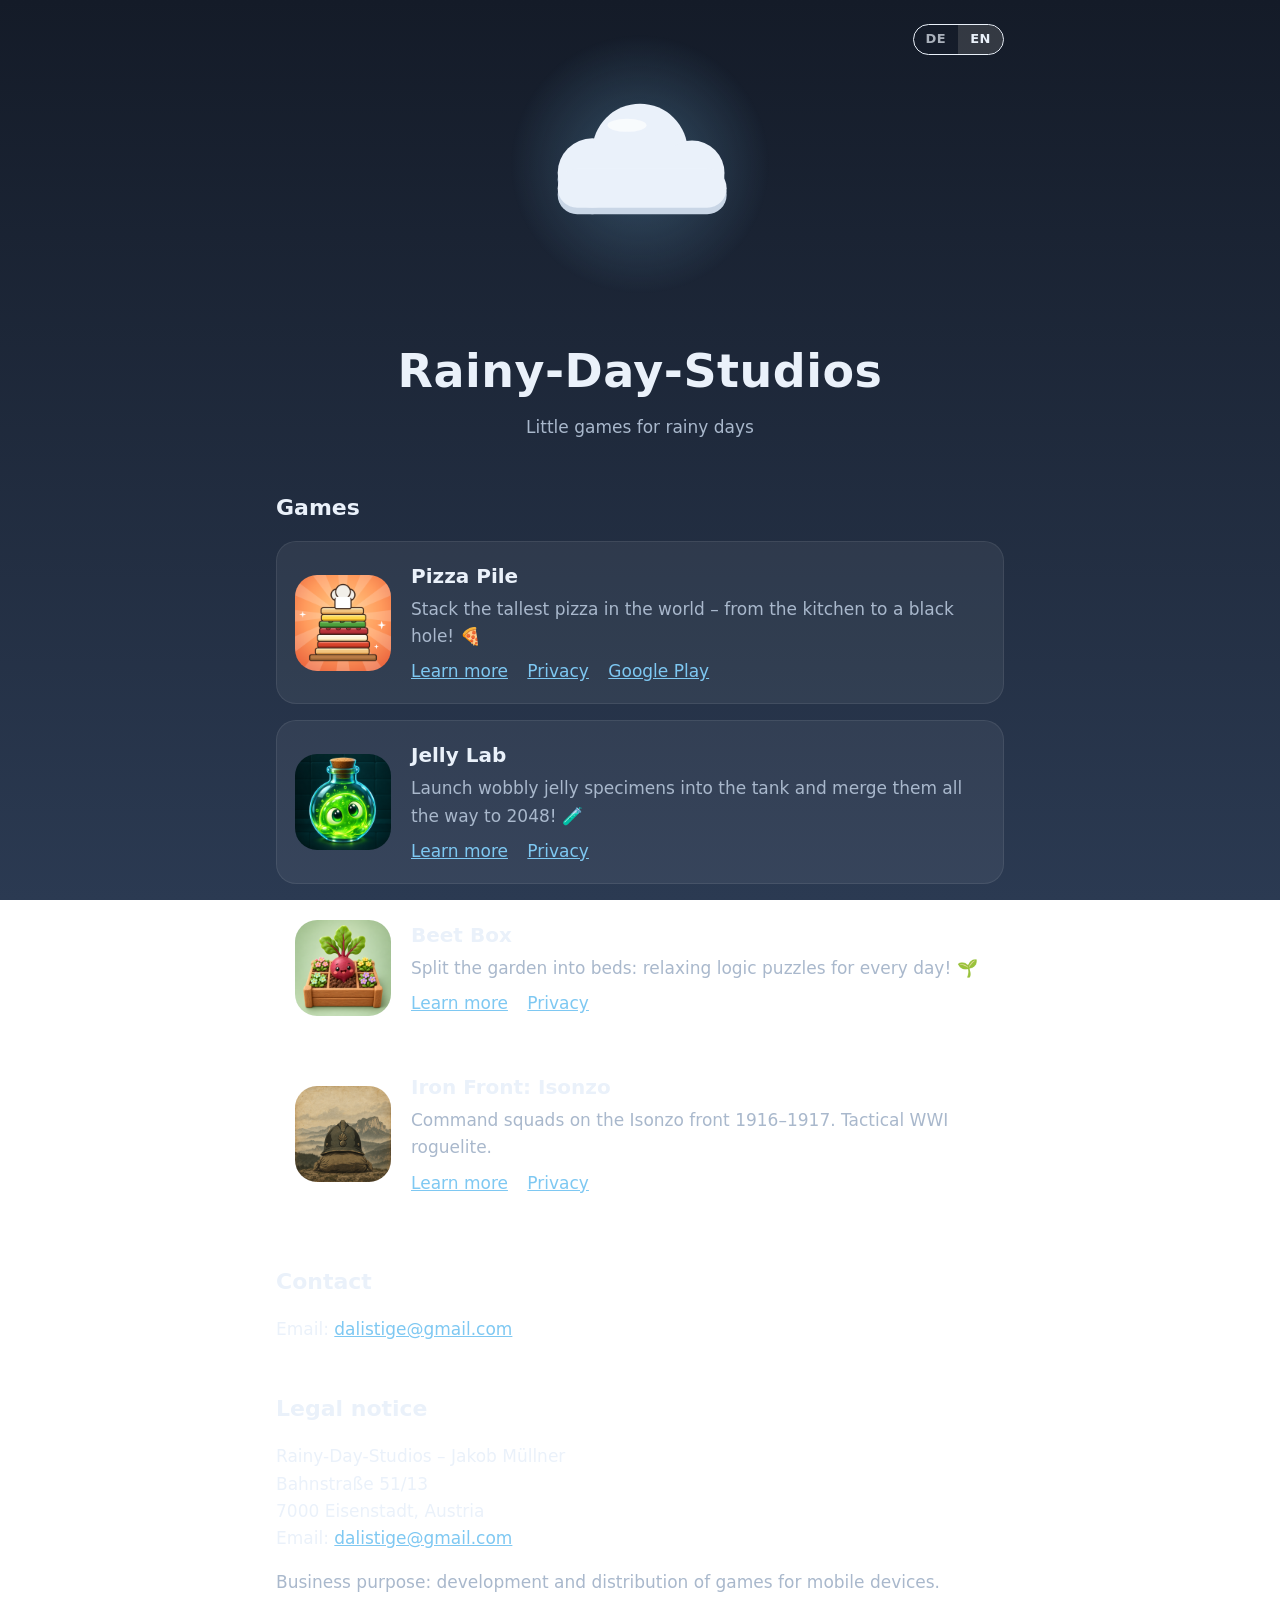
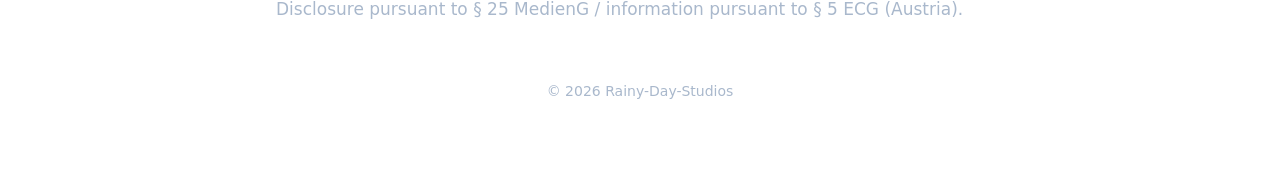
<file: index.html>
<!doctype html>
<html lang="de" data-title-de="Rainy-Day-Studios" data-title-en="Rainy-Day-Studios">
<head>
  <meta charset="utf-8" />
  <meta name="viewport" content="width=device-width, initial-scale=1" />
  <title>Rainy-Day-Studios</title>
  <meta name="description" content="Rainy-Day-Studios – kleine, liebevolle Spiele. Entwickler von Pizza Pile und Iron Front: Isonzo." />
  <link rel="stylesheet" href="lang.css" />
  <script src="lang.js"></script>
  <style>
    :root { --bg1: #141b28; --bg2: #2b3a52; --text: #eaf1fa; --muted: #a9b8cc; --card: rgba(255,255,255,.06); --warm: #ffb46b; --accent: #7ec8f2; }
    * { box-sizing: border-box; }
    html, body { margin: 0; min-height: 100%; }
    body {
      background: linear-gradient(var(--bg1), var(--bg2)) fixed;
      color: var(--text);
      font: 17px/1.6 system-ui, -apple-system, "Segoe UI", Roboto, sans-serif;
      overflow-x: hidden;
    }
    /* falling rain */
    .rain { position: fixed; inset: 0; pointer-events: none; overflow: hidden; }
    .rain i {
      position: absolute; top: -60px; width: 2px; height: 40px;
      background: linear-gradient(transparent, rgba(169,196,230,.55));
      transform: rotate(8deg);
      animation: fall linear infinite;
    }
    @keyframes fall { to { transform: translate(-80px, 110vh) rotate(8deg); } }
    @media (prefers-reduced-motion: reduce) { .rain { display: none; } }
    main { position: relative; max-width: 760px; margin: 0 auto; padding: 56px 16px 80px; }
    header { text-align: center; }
    /* the rain cloud of the app splash (same shape and colors as StudioScene.drawCloud) */
    .cloud { display: block; width: 260px; max-width: 70vw; margin: 0 auto 8px; overflow: visible; }
    .cloud .float { animation: float 2.8s ease-in-out infinite; }
    @keyframes float { 50% { transform: translateY(-3px); } }
    .cloud .drop { fill: #7ec8f2; animation: drop linear infinite; }
    @keyframes drop { from { transform: translateY(0); opacity: 1; } to { transform: translateY(50px); opacity: 0; } }
    @media (prefers-reduced-motion: reduce) { .cloud .float, .cloud .drop { animation: none; } }
    h1 { margin: 0; font-size: clamp(30px, 7vw, 46px); letter-spacing: .5px; }
    .tagline { color: var(--muted); margin: 6px 0 0; }
    section { margin-top: 48px; }
    h2 { font-size: 22px; margin: 0 0 16px; }
    .games { display: grid; gap: 16px; }
    .game {
      display: flex; gap: 20px; align-items: center;
      background: var(--card); border: 1px solid rgba(255,255,255,.08);
      border-radius: 20px; padding: 18px;
    }
    .game img { width: 96px; height: 96px; border-radius: 22px; flex: none; }
    .game h3 { margin: 0 0 4px; font-size: 20px; }
    .game h3 a { color: inherit; text-decoration: none; }
    .game p { margin: 0 0 8px; color: var(--muted); }
    a { color: var(--accent); }
    .links a { margin-right: 14px; white-space: nowrap; }
    footer { margin-top: 56px; color: var(--muted); font-size: 14px; text-align: center; }
    @media (max-width: 480px) { .game { flex-direction: column; text-align: center; } }
  </style>
</head>
<body>
  <div class="rain" id="rain"></div>
  <main>
    <div class="lang-switch" role="group" aria-label="Sprache / Language">
      <button type="button" data-set="de" lang="de">DE</button>
      <button type="button" data-set="en" lang="en">EN</button>
    </div>
    <header>
      <svg class="cloud" viewBox="-60 -50 120 125" aria-hidden="true">
        <defs>
          <radialGradient id="glow">
            <stop offset="0" stop-color="#7ec8f2" stop-opacity=".28" />
            <stop offset="1" stop-color="#7ec8f2" stop-opacity="0" />
          </radialGradient>
        </defs>
        <circle cx="0" cy="0" r="60" fill="url(#glow)" />
        <g class="float">
          <g id="drops"></g>
          <g fill="#c9d6e6">
            <circle cx="-22" cy="7" r="16" /><circle cx="0" cy="-3" r="22" /><circle cx="24" cy="7" r="15" />
            <rect x="-38" y="5" width="78" height="18" rx="9" />
          </g>
          <g fill="#eaf1fa">
            <circle cx="-22" cy="4" r="16" /><circle cx="0" cy="-6" r="22" /><circle cx="24" cy="4" r="15" />
            <rect x="-38" y="2" width="78" height="18" rx="9" />
          </g>
          <ellipse cx="-6" cy="-18" rx="9" ry="3" fill="#fff" fill-opacity=".7" />
        </g>
      </svg>
      <h1>Rainy-Day-Studios</h1>
      <p class="tagline"><span class="l10n" lang="de">Kleine Spiele für Regentage</span><span class="l10n" lang="en">Little games for rainy days</span></p>
    </header>

    <section>
      <h2><span class="l10n" lang="de">Spiele</span><span class="l10n" lang="en">Games</span></h2>
      <div class="games">
      <div class="game">
        <img src="pizza-pile/icon.png" alt="Pizza Pile App-Icon" />
        <div>
          <h3><a href="pizza-pile/">Pizza Pile</a></h3>
          <p><span class="l10n" lang="de">Stapel die höchste Pizza der Welt – von der Küche bis ins Schwarze Loch! 🍕</span><span class="l10n" lang="en">Stack the tallest pizza in the world – from the kitchen to a black hole! 🍕</span></p>
          <div class="links">
            <a href="pizza-pile/"><span class="l10n" lang="de">Mehr erfahren</span><span class="l10n" lang="en">Learn more</span></a>
            <a href="pizza-pile/privacy.html"><span class="l10n" lang="de">Datenschutz</span><span class="l10n" lang="en">Privacy</span></a>
            <a href="https://play.google.com/store/apps/details?id=com.rainydaystudios.pizzapile">Google Play</a>
          </div>
        </div>
      </div>
      <div class="game">
        <img src="jellylab/icon.png" alt="Jelly Lab App-Icon" />
        <div>
          <h3><a href="jellylab/">Jelly Lab</a></h3>
          <p><span class="l10n" lang="de">Schieße wabbelige Schleimproben ins Glas und verschmelze sie bis zur 2048! 🧪</span><span class="l10n" lang="en">Launch wobbly jelly specimens into the tank and merge them all the way to 2048! 🧪</span></p>
          <div class="links">
            <a href="jellylab/"><span class="l10n" lang="de">Mehr erfahren</span><span class="l10n" lang="en">Learn more</span></a>
            <a href="jellylab/privacy.html"><span class="l10n" lang="de">Datenschutz</span><span class="l10n" lang="en">Privacy</span></a>
            <!-- TODO: add the Google Play link once the game is published -->
          </div>
        </div>
      </div>
      <div class="game">
        <img src="beet-box/icon.png" alt="Beet Box App-Icon" />
        <div>
          <h3><a href="beet-box/">Beet Box</a></h3>
          <p><span class="l10n" lang="de">Teile den Garten in Beete auf: entspannte Logikrätsel für jeden Tag! 🌱</span><span class="l10n" lang="en">Split the garden into beds: relaxing logic puzzles for every day! 🌱</span></p>
          <div class="links">
            <a href="beet-box/"><span class="l10n" lang="de">Mehr erfahren</span><span class="l10n" lang="en">Learn more</span></a>
            <a href="beet-box/privacy.html"><span class="l10n" lang="de">Datenschutz</span><span class="l10n" lang="en">Privacy</span></a>
            <!-- TODO: add the Google Play link once the game is published -->
          </div>
        </div>
      </div>
      <div class="game">
        <img src="iron-front-isonzo/icon.png" alt="Iron Front: Isonzo App-Icon" />
        <div>
          <h3><a href="iron-front-isonzo/">Iron Front: Isonzo</a></h3>
          <p><span class="l10n" lang="de">Führe Trupps an der Isonzofront 1916–1917. Taktik-Roguelite im Ersten Weltkrieg.</span><span class="l10n" lang="en">Command squads on the Isonzo front 1916–1917. Tactical WWI roguelite.</span></p>
          <div class="links">
            <a href="iron-front-isonzo/"><span class="l10n" lang="de">Mehr erfahren</span><span class="l10n" lang="en">Learn more</span></a>
            <a href="iron-front-isonzo/privacy.html"><span class="l10n" lang="de">Datenschutz</span><span class="l10n" lang="en">Privacy</span></a>
            <!-- TODO: add the Google Play link once the game is published -->
          </div>
        </div>
      </div>
      </div>
    </section>

    <section>
      <h2><span class="l10n" lang="de">Kontakt</span><span class="l10n" lang="en">Contact</span></h2>
      <p><span class="l10n" lang="de">E-Mail</span><span class="l10n" lang="en">Email</span>: <a href="mailto:dalistige@gmail.com">dalistige@gmail.com</a></p>
    </section>

    <section id="impressum">
      <h2><span class="l10n" lang="de">Impressum</span><span class="l10n" lang="en">Legal notice</span></h2>
      <p>
        Rainy-Day-Studios – Jakob Müllner<br />
        Bahnstraße 51/13<br />
        7000 Eisenstadt, <span class="l10n" lang="de">Österreich</span><span class="l10n" lang="en">Austria</span><br />
        <span class="l10n" lang="de">E-Mail</span><span class="l10n" lang="en">Email</span>: <a href="mailto:dalistige@gmail.com">dalistige@gmail.com</a>
      </p>
      <p class="tagline l10n" lang="de">Unternehmensgegenstand: Entwicklung und Vertrieb von Spielen für Mobilgeräte.<br />
        Offenlegung gemäß § 25 MedienG / Informationen gemäß § 5 ECG.</p>
      <p class="tagline l10n" lang="en">Business purpose: development and distribution of games for mobile devices.<br />
        Disclosure pursuant to § 25 MedienG / information pursuant to § 5 ECG (Austria).</p>
    </section>

    <footer>© 2026 Rainy-Day-Studios</footer>
  </main>
  <script>
    // drops falling out of the cloud and fading (like the app splash)
    const drops = document.getElementById('drops');
    for (let i = 0; i < 9; i++) {
      const g = document.createElementNS('http://www.w3.org/2000/svg', 'g');
      g.setAttribute('transform', `translate(${-30 + i * 7.5} 18)`);
      const d = document.createElementNS('http://www.w3.org/2000/svg', 'path');
      d.setAttribute('d', 'M-1.8 0 L0 -4.2 L1.8 0 A1.8 1.8 0 1 1 -1.8 0 Z');
      d.setAttribute('class', 'drop');
      const dur = 0.5 + Math.random() * 0.25;
      d.style.animationDuration = dur + 's';
      d.style.animationDelay = -Math.random() * dur + 's';
      g.appendChild(d);
      drops.appendChild(g);
    }
    // a few raindrops with random position, speed and delay
    const rain = document.getElementById('rain');
    for (let i = 0; i < 70; i++) {
      const d = document.createElement('i');
      d.style.left = Math.random() * 110 + 'vw';
      d.style.animationDuration = 0.6 + Math.random() * 0.6 + 's';
      d.style.animationDelay = -Math.random() * 2 + 's';
      d.style.opacity = 0.3 + Math.random() * 0.7;
      rain.appendChild(d);
    }
  </script>
</body>
</html>
</file>
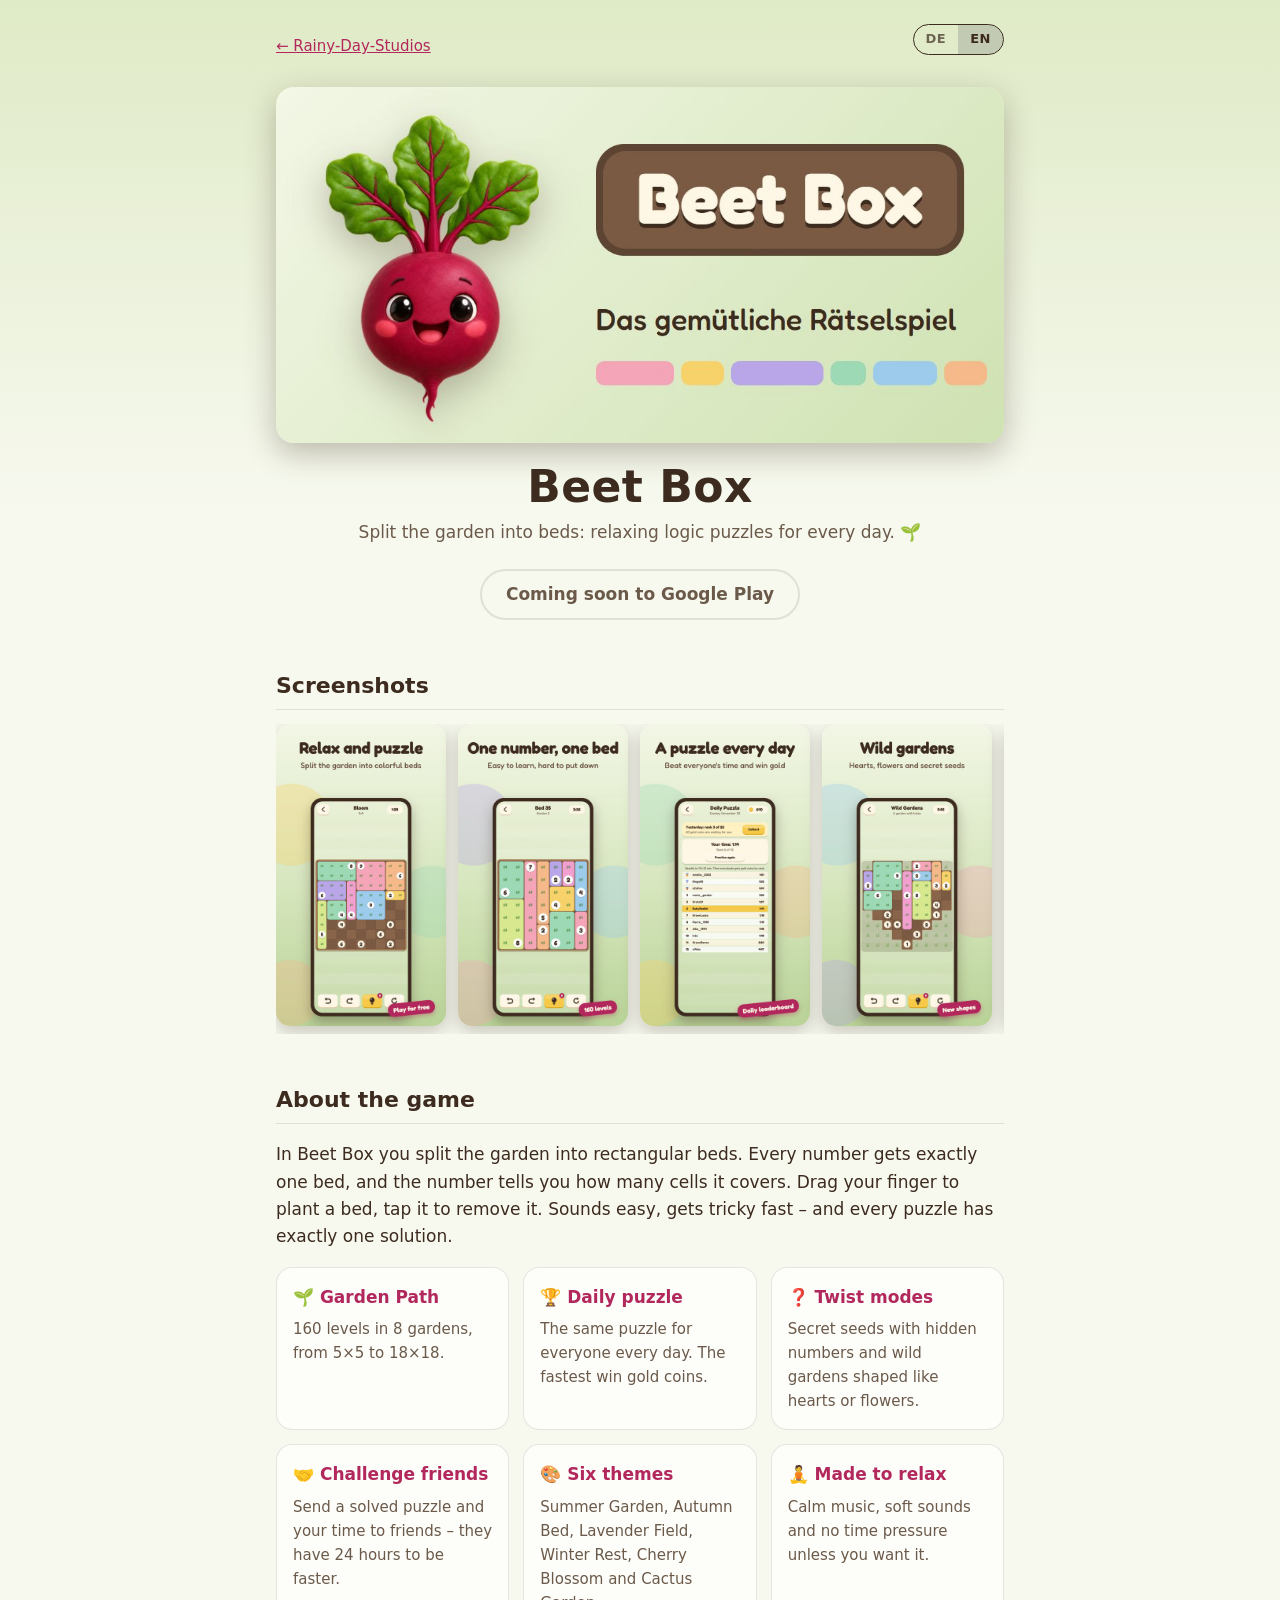
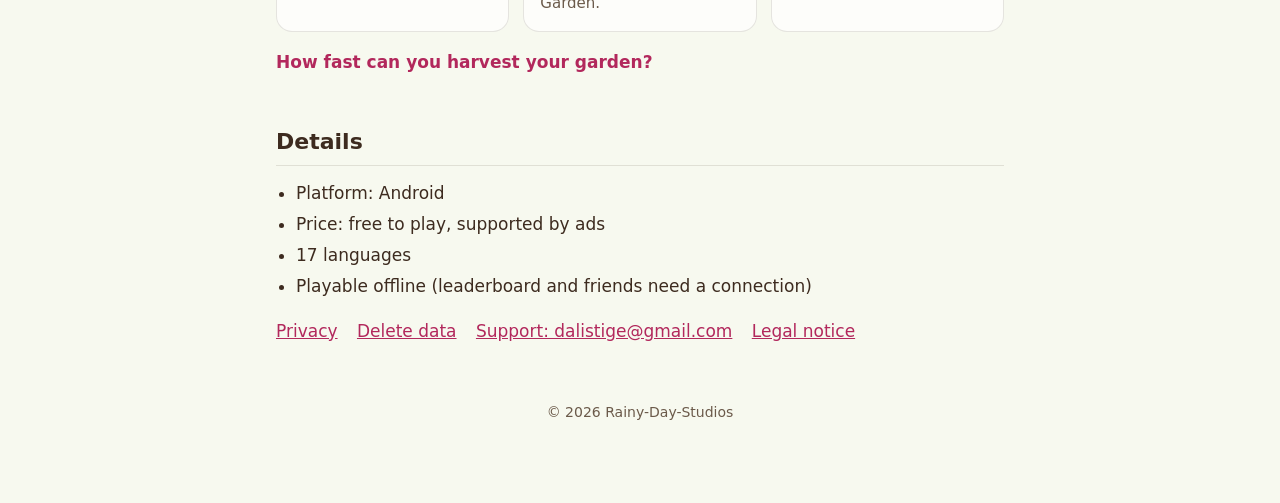
<file: beet-box/index.html>
<!doctype html>
<html lang="de" data-title-de="Beet Box – Das gemütliche Garten-Rätselspiel" data-title-en="Beet Box – The cozy garden puzzle game">
<head>
  <meta charset="utf-8" />
  <meta name="viewport" content="width=device-width, initial-scale=1" />
  <title>Beet Box – Rainy-Day-Studios</title>
  <meta name="description" content="Beet Box – Teile den Garten in Beete auf: entspannte Logikrätsel für jeden Tag. Split the garden into beds: relaxing logic puzzles for every day." />
  <link rel="icon" href="icon.png" />
  <link rel="stylesheet" href="../lang.css" />
  <script src="../lang.js"></script>
  <style>
    :root { --bg1: #dfeac6; --bg2: #f7f9ef; --text: #3d2b1f; --muted: #6b5a4a; --card: rgba(255,255,255,.7); --line: rgba(61,43,31,.12); --accent: #b2285c; --cta: #5aa04a; }
    @media (prefers-color-scheme: dark) { :root { --bg1: #2c3723; --bg2: #161b12; --text: #f1f4e6; --muted: #b6c2a4; --card: rgba(255,255,255,.06); --line: rgba(241,244,230,.12); --accent: #f4a6b8; --cta: #5aa04a; } }
    * { box-sizing: border-box; }
    html, body { margin: 0; min-height: 100%; }
    body {
      background: linear-gradient(var(--bg1), var(--bg2) 520px) var(--bg2);
      color: var(--text);
      font: 17px/1.6 system-ui, -apple-system, "Segoe UI", Roboto, sans-serif;
      overflow-x: hidden;
    }
    main { position: relative; max-width: 760px; margin: 0 auto; padding: 32px 16px 80px; }
    .back { font-size: 15px; }
    header { text-align: center; margin-top: 28px; }
    .banner { display: block; width: 100%; height: auto; aspect-ratio: 1024 / 500; border-radius: 18px; box-shadow: 0 10px 30px rgba(61,43,31,.3); }
    h1 { margin: 18px 0 0; font-size: clamp(30px, 7vw, 44px); letter-spacing: .5px; line-height: 1.2; }
    .tagline { color: var(--muted); margin: 6px 0 0; }
    .cta { display: inline-block; margin-top: 22px; padding: 10px 24px; border-radius: 999px; background: var(--cta); color: #fff; font-weight: 700; text-decoration: none; box-shadow: 0 6px 16px rgba(90,160,74,.35); }
    .cta.soon { background: transparent; color: var(--muted); border: 2px solid var(--line); box-shadow: none; cursor: default; }
    section { margin-top: 48px; }
    h2 { font-size: 22px; margin: 0 0 14px; border-bottom: 1px solid var(--line); padding-bottom: 6px; }
    .shots { display: flex; gap: 12px; overflow-x: auto; scroll-snap-type: x mandatory; padding-bottom: 8px; }
    .shots img { flex: none; width: 170px; height: auto; aspect-ratio: 9 / 16; border-radius: 14px; scroll-snap-align: start; box-shadow: 0 6px 18px rgba(61,43,31,.25); }
    .grid { display: grid; grid-template-columns: repeat(auto-fit, minmax(220px, 1fr)); gap: 14px; margin-top: 16px; }
    .card { background: var(--card); border: 1px solid var(--line); border-radius: 16px; padding: 16px; }
    .card h3 { margin: 0 0 6px; font-size: 17px; color: var(--accent); }
    .card p { margin: 0; color: var(--muted); font-size: 15px; }
    ul.facts { padding-left: 20px; margin: 0; }
    ul.facts li { margin: 4px 0; }
    .closing { font-weight: 600; color: var(--accent); }
    a { color: var(--accent); }
    .links a { margin-right: 14px; white-space: nowrap; }
    footer { margin-top: 56px; color: var(--muted); font-size: 14px; text-align: center; }
  </style>
</head>
<body>
  <main>
    <div class="lang-switch" role="group" aria-label="Sprache / Language">
      <button type="button" data-set="de" lang="de">DE</button>
      <button type="button" data-set="en" lang="en">EN</button>
    </div>
    <a class="back" href="../">← Rainy-Day-Studios</a>

    <header>
      <img class="banner" src="banner.jpg" width="1024" height="500" alt="Beet Box" />
      <h1>Beet Box</h1>
      <p class="tagline"><span class="l10n" lang="de">Teile den Garten in Beete auf: entspannte Logikrätsel für jeden Tag. 🌱</span><span class="l10n" lang="en">Split the garden into beds: relaxing logic puzzles for every day. 🌱</span></p>
      <!-- TODO: Link zu Google Play einsetzen, sobald das Spiel veröffentlicht ist:
           <a class="cta" href="https://play.google.com/store/apps/details?id=com.rainydaystudios.beetbox">…</a> -->
      <span class="cta soon"><span class="l10n" lang="de">Bald bei Google Play</span><span class="l10n" lang="en">Coming soon to Google Play</span></span>
    </header>

    <section>
      <h2>Screenshots</h2>
      <div class="shots">
        <img class="l10n" lang="de" src="screen-1-de.jpg" width="432" height="768" loading="lazy" alt="Beete anlegen" />
        <img class="l10n" lang="en" src="screen-1-en.jpg" width="432" height="768" loading="lazy" alt="Planting beds" />
        <img class="l10n" lang="de" src="screen-2-de.jpg" width="432" height="768" loading="lazy" alt="Ein gelöster Garten" />
        <img class="l10n" lang="en" src="screen-2-en.jpg" width="432" height="768" loading="lazy" alt="A solved garden" />
        <img class="l10n" lang="de" src="screen-3-de.jpg" width="432" height="768" loading="lazy" alt="Tagesrätsel mit Bestenliste" />
        <img class="l10n" lang="en" src="screen-3-en.jpg" width="432" height="768" loading="lazy" alt="Daily puzzle with leaderboard" />
        <img class="l10n" lang="de" src="screen-4-de.jpg" width="432" height="768" loading="lazy" alt="Wilde Gärten in Herzform" />
        <img class="l10n" lang="en" src="screen-4-en.jpg" width="432" height="768" loading="lazy" alt="Wild gardens in a heart shape" />
        <img class="l10n" lang="de" src="screen-5-de.jpg" width="432" height="768" loading="lazy" alt="Themes im Laden" />
        <img class="l10n" lang="en" src="screen-5-en.jpg" width="432" height="768" loading="lazy" alt="Themes in the shop" />
      </div>
    </section>

    <section>
      <h2><span class="l10n" lang="de">Über das Spiel</span><span class="l10n" lang="en">About the game</span></h2>
      <p class="l10n" lang="de">In Beet Box teilst du den Garten in rechteckige Beete auf. Jede Zahl bekommt genau ein Beet, und die Zahl sagt, wie viele Felder es groß ist. Zieh mit dem Finger, um ein Beet anzulegen, tipp darauf, um es wieder zu entfernen. Klingt einfach, wird aber schnell knifflig – und jedes Rätsel hat genau eine Lösung.</p>
      <p class="l10n" lang="en">In Beet Box you split the garden into rectangular beds. Every number gets exactly one bed, and the number tells you how many cells it covers. Drag your finger to plant a bed, tap it to remove it. Sounds easy, gets tricky fast – and every puzzle has exactly one solution.</p>
      <div class="grid">
        <div class="card"><h3><span class="l10n" lang="de">🌱 Gartenpfad</span><span class="l10n" lang="en">🌱 Garden Path</span></h3><p><span class="l10n" lang="de">160 Level in 8 Gärten, von 5×5 bis 18×18.</span><span class="l10n" lang="en">160 levels in 8 gardens, from 5×5 to 18×18.</span></p></div>
        <div class="card"><h3><span class="l10n" lang="de">🏆 Tagesrätsel</span><span class="l10n" lang="en">🏆 Daily puzzle</span></h3><p><span class="l10n" lang="de">Jeden Tag dasselbe Rätsel für alle. Die Schnellsten gewinnen Goldmünzen.</span><span class="l10n" lang="en">The same puzzle for everyone every day. The fastest win gold coins.</span></p></div>
        <div class="card"><h3><span class="l10n" lang="de">❓ Twist-Modi</span><span class="l10n" lang="en">❓ Twist modes</span></h3><p><span class="l10n" lang="de">Geheime Samen mit versteckten Zahlen und wilde Gärten in Herz- oder Blumenform.</span><span class="l10n" lang="en">Secret seeds with hidden numbers and wild gardens shaped like hearts or flowers.</span></p></div>
        <div class="card"><h3><span class="l10n" lang="de">🤝 Freunde herausfordern</span><span class="l10n" lang="en">🤝 Challenge friends</span></h3><p><span class="l10n" lang="de">Schick ein gelöstes Rätsel samt Zeit an Freunde – sie haben 24 Stunden, schneller zu sein.</span><span class="l10n" lang="en">Send a solved puzzle and your time to friends – they have 24 hours to be faster.</span></p></div>
        <div class="card"><h3><span class="l10n" lang="de">🎨 Sechs Themes</span><span class="l10n" lang="en">🎨 Six themes</span></h3><p><span class="l10n" lang="de">Sommergarten, Herbstbeet, Lavendelfeld, Winterruhe, Kirschblüte und Kaktusgarten.</span><span class="l10n" lang="en">Summer Garden, Autumn Bed, Lavender Field, Winter Rest, Cherry Blossom and Cactus Garden.</span></p></div>
        <div class="card"><h3><span class="l10n" lang="de">🧘 Zum Entspannen</span><span class="l10n" lang="en">🧘 Made to relax</span></h3><p><span class="l10n" lang="de">Ruhige Musik, sanfte Klänge und kein Zeitdruck, außer du willst ihn.</span><span class="l10n" lang="en">Calm music, soft sounds and no time pressure unless you want it.</span></p></div>
      </div>
      <p class="closing"><span class="l10n" lang="de">Wie schnell erntest du deinen Garten?</span><span class="l10n" lang="en">How fast can you harvest your garden?</span></p>
    </section>

    <section>
      <h2><span class="l10n" lang="de">Infos</span><span class="l10n" lang="en">Details</span></h2>
      <ul class="facts">
        <li><span class="l10n" lang="de">Plattform: Android</span><span class="l10n" lang="en">Platform: Android</span></li>
        <li><span class="l10n" lang="de">Preis: kostenlos, durch Werbung finanziert</span><span class="l10n" lang="en">Price: free to play, supported by ads</span></li>
        <li><span class="l10n" lang="de">17 Sprachen</span><span class="l10n" lang="en">17 languages</span></li>
        <li><span class="l10n" lang="de">Spielbar auch offline (Bestenliste und Freunde brauchen eine Verbindung)</span><span class="l10n" lang="en">Playable offline (leaderboard and friends need a connection)</span></li>
      </ul>
      <p class="links">
        <a href="privacy.html"><span class="l10n" lang="de">Datenschutz</span><span class="l10n" lang="en">Privacy</span></a>
        <a href="privacy.html#delete"><span class="l10n" lang="de">Daten löschen</span><span class="l10n" lang="en">Delete data</span></a>
        <a href="mailto:dalistige@gmail.com">Support: dalistige@gmail.com</a>
        <a href="../#impressum"><span class="l10n" lang="de">Impressum</span><span class="l10n" lang="en">Legal notice</span></a>
      </p>
    </section>

    <footer>© 2026 Rainy-Day-Studios</footer>
  </main>
</body>
</html>
</file>
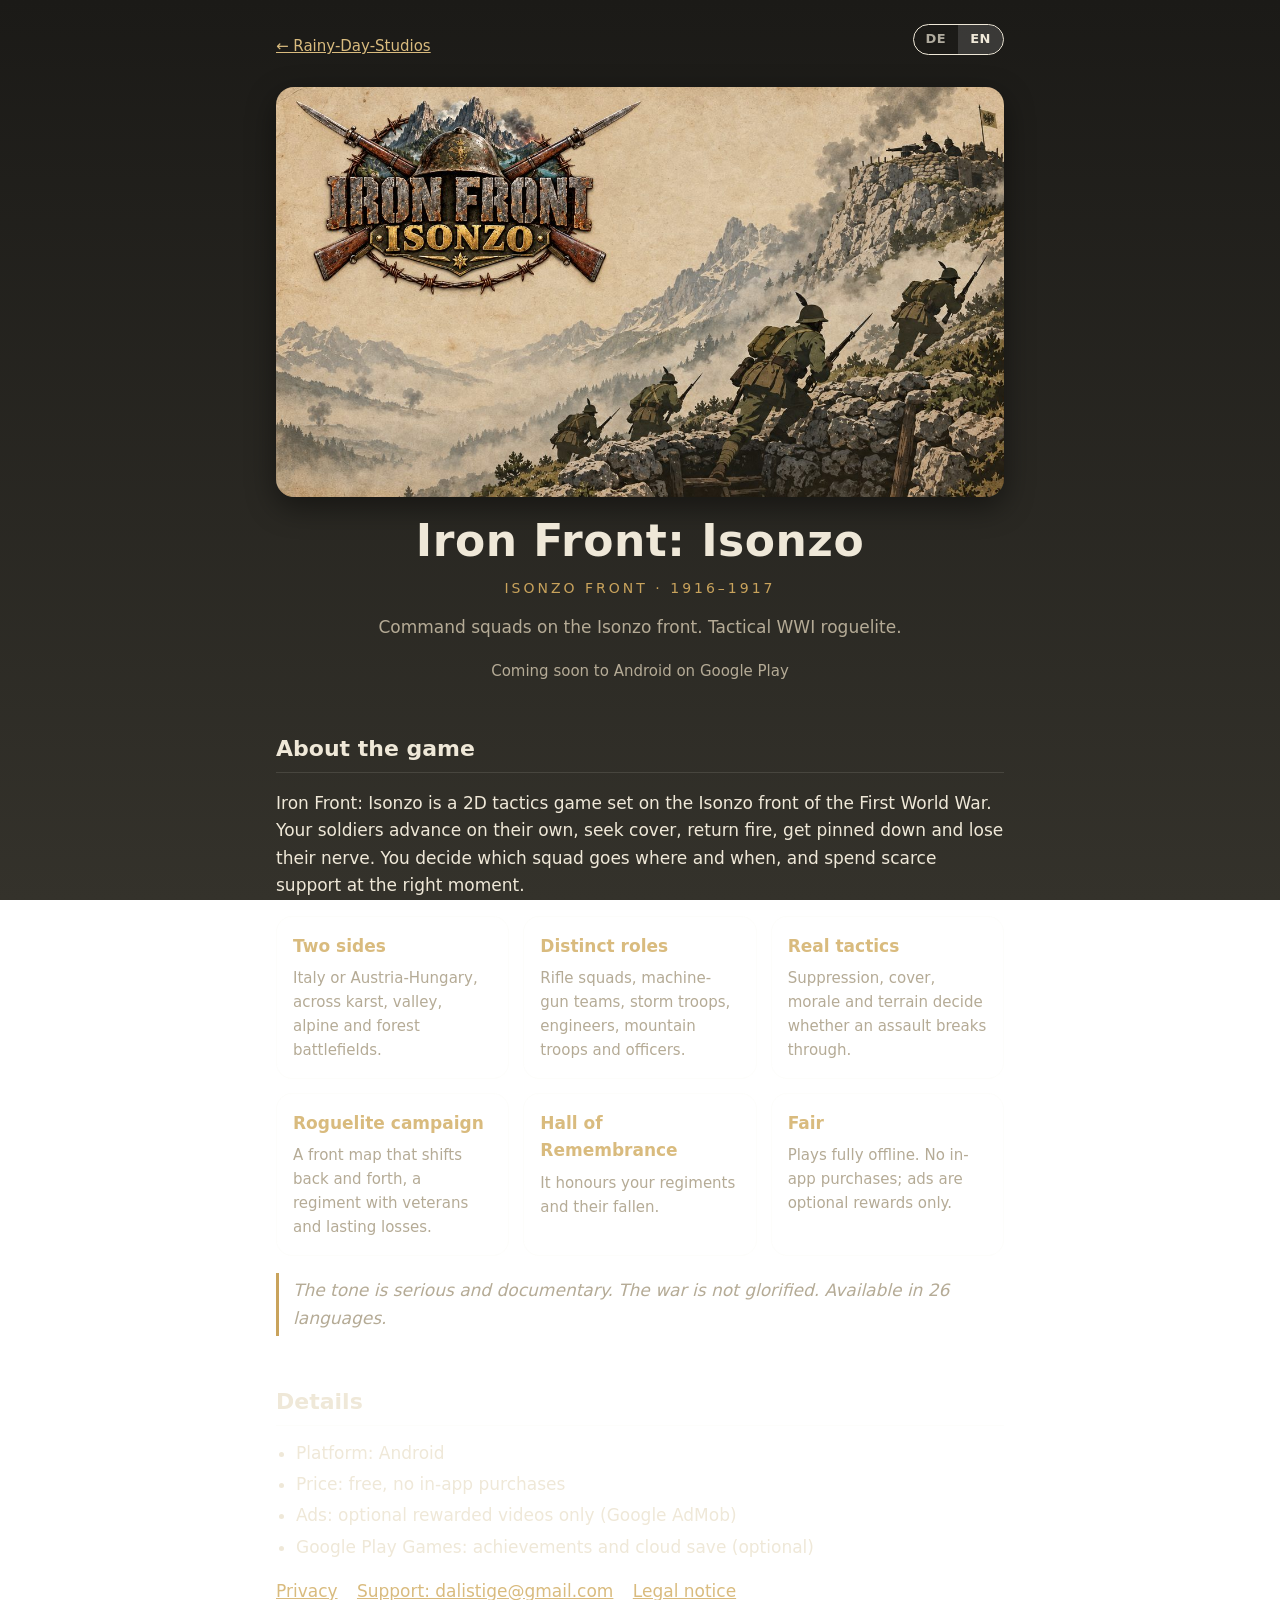
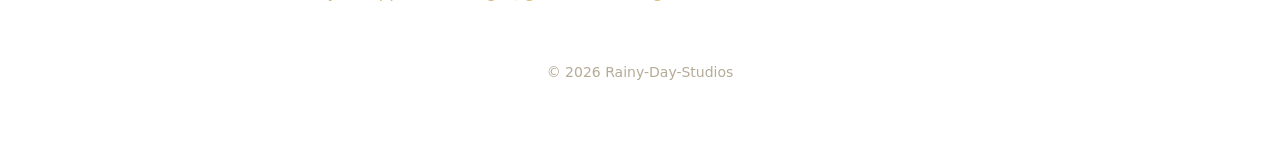
<file: iron-front-isonzo/index.html>
<!doctype html>
<html lang="de" data-title-de="Iron Front: Isonzo – Taktik-Roguelite im Ersten Weltkrieg" data-title-en="Iron Front: Isonzo – Tactical WWI roguelite">
<head>
  <meta charset="utf-8" />
  <meta name="viewport" content="width=device-width, initial-scale=1" />
  <title>Iron Front: Isonzo – Rainy-Day-Studios</title>
  <meta name="description" content="Iron Front: Isonzo – Taktik-Roguelite an der Isonzofront 1916–1917. Tactical WWI roguelite on the Isonzo front, 1916–1917." />
  <link rel="icon" href="icon.png" />
  <link rel="stylesheet" href="../lang.css" />
  <script src="../lang.js"></script>
  <style>
    :root { --bg1: #1b1a17; --bg2: #34322b; --text: #efe8d8; --muted: #b5ab96; --card: rgba(255,255,255,.05); --line: rgba(239,232,216,.12); --brass: #c9a35c; --accent: #d9bb7e; }
    * { box-sizing: border-box; }
    html, body { margin: 0; min-height: 100%; }
    body {
      background: linear-gradient(var(--bg1), var(--bg2)) fixed;
      color: var(--text);
      font: 17px/1.6 system-ui, -apple-system, "Segoe UI", Roboto, sans-serif;
      overflow-x: hidden;
    }
    main { position: relative; max-width: 760px; margin: 0 auto; padding: 32px 16px 80px; }
    .back { font-size: 15px; }
    header { text-align: center; margin-top: 28px; }
    .banner { display: block; width: 100%; height: auto; aspect-ratio: 16 / 9; border-radius: 18px; box-shadow: 0 10px 30px rgba(0,0,0,.45); }
    h1 { margin: 18px 0 0; font-size: clamp(30px, 7vw, 44px); letter-spacing: .5px; line-height: 1.2; }
    .tagline { color: var(--muted); margin: 6px 0 0; }
    .years { color: var(--brass); letter-spacing: 3px; font-size: 14px; text-transform: uppercase; margin-top: 10px; }
    .cta { display: inline-block; margin-top: 22px; padding: 10px 22px; border-radius: 999px; background: var(--brass); color: #1b1a17; font-weight: 600; text-decoration: none; }
    .soon { margin-top: 18px; color: var(--muted); font-size: 15px; }
    section { margin-top: 48px; }
    h2 { font-size: 22px; margin: 0 0 14px; border-bottom: 1px solid var(--line); padding-bottom: 6px; }
    .grid { margin-top: 16px; display: grid; grid-template-columns: repeat(auto-fit, minmax(220px, 1fr)); gap: 14px; }
    .card { background: var(--card); border: 1px solid var(--line); border-radius: 16px; padding: 16px; }
    .card h3 { margin: 0 0 6px; font-size: 17px; color: var(--accent); }
    .card p { margin: 0; color: var(--muted); font-size: 15px; }
    ul.facts { padding-left: 20px; margin: 0; }
    ul.facts li { margin: 4px 0; }
    .tone { border-left: 3px solid var(--brass); padding: 4px 0 4px 14px; color: var(--muted); font-style: italic; }
    a { color: var(--accent); }
    .links a { margin-right: 14px; white-space: nowrap; }
    footer { margin-top: 56px; color: var(--muted); font-size: 14px; text-align: center; }
  </style>
</head>
<body>
  <main>
    <div class="lang-switch" role="group" aria-label="Sprache / Language">
      <button type="button" data-set="de" lang="de">DE</button>
      <button type="button" data-set="en" lang="en">EN</button>
    </div>
    <a class="back" href="../">← Rainy-Day-Studios</a>

    <header>
      <img class="banner" src="banner.jpg" width="1280" height="720" alt="Iron Front: Isonzo" />
      <h1>Iron Front: Isonzo</h1>
      <p class="years"><span class="l10n" lang="de">Isonzofront</span><span class="l10n" lang="en">Isonzo front</span> · 1916–1917</p>
      <p class="tagline"><span class="l10n" lang="de">Führe Trupps an der Isonzofront. Taktik-Roguelite im Ersten Weltkrieg.</span><span class="l10n" lang="en">Command squads on the Isonzo front. Tactical WWI roguelite.</span></p>
      <!-- TODO: replace with the Google Play link once the game is public:
      <a class="cta" href="https://play.google.com/store/apps/details?id=com.rainydaystudios.ironfrontisonzo">Google Play</a> -->
      <p class="soon"><span class="l10n" lang="de">Bald für Android bei Google Play</span><span class="l10n" lang="en">Coming soon to Android on Google Play</span></p>
    </header>

    <section>
      <h2><span class="l10n" lang="de">Über das Spiel</span><span class="l10n" lang="en">About the game</span></h2>
      <p class="l10n" lang="de">Iron Front: Isonzo ist ein 2D-Taktikspiel an der Isonzofront des Ersten Weltkriegs. Deine Soldaten rücken selbstständig vor, suchen Deckung, erwidern das Feuer, werden niedergehalten und verlieren die Nerven. Du entscheidest, welcher Trupp wann und wohin geht, und setzt knappe Unterstützung im richtigen Moment ein.</p>
      <p class="l10n" lang="en">Iron Front: Isonzo is a 2D tactics game set on the Isonzo front of the First World War. Your soldiers advance on their own, seek cover, return fire, get pinned down and lose their nerve. You decide which squad goes where and when, and spend scarce support at the right moment.</p>
      <div class="grid">
        <div class="card"><h3><span class="l10n" lang="de">Zwei Seiten</span><span class="l10n" lang="en">Two sides</span></h3><p><span class="l10n" lang="de">Italien oder Österreich-Ungarn, auf Schlachtfeldern im Karst, im Tal, in den Alpen und im Wald.</span><span class="l10n" lang="en">Italy or Austria-Hungary, across karst, valley, alpine and forest battlefields.</span></p></div>
        <div class="card"><h3><span class="l10n" lang="de">Eigene Rollen</span><span class="l10n" lang="en">Distinct roles</span></h3><p><span class="l10n" lang="de">Gewehrtrupps, MG-Teams, Sturmtrupps, Pioniere, Gebirgstruppen und Offiziere.</span><span class="l10n" lang="en">Rifle squads, machine-gun teams, storm troops, engineers, mountain troops and officers.</span></p></div>
        <div class="card"><h3><span class="l10n" lang="de">Echte Taktik</span><span class="l10n" lang="en">Real tactics</span></h3><p><span class="l10n" lang="de">Unterdrückung, Deckung, Moral und Gelände entscheiden, ob ein Angriff durchbricht.</span><span class="l10n" lang="en">Suppression, cover, morale and terrain decide whether an assault breaks through.</span></p></div>
        <div class="card"><h3><span class="l10n" lang="de">Roguelite-Kampagne</span><span class="l10n" lang="en">Roguelite campaign</span></h3><p><span class="l10n" lang="de">Eine Frontkarte, die hin und her pendelt, ein Regiment mit Veteranen und bleibenden Verlusten.</span><span class="l10n" lang="en">A front map that shifts back and forth, a regiment with veterans and lasting losses.</span></p></div>
        <div class="card"><h3><span class="l10n" lang="de">Ehrenhalle</span><span class="l10n" lang="en">Hall of Remembrance</span></h3><p><span class="l10n" lang="de">Sie würdigt deine Regimenter und ihre Gefallenen.</span><span class="l10n" lang="en">It honours your regiments and their fallen.</span></p></div>
        <div class="card"><h3><span class="l10n" lang="de">Fair</span><span class="l10n" lang="en">Fair</span></h3><p><span class="l10n" lang="de">Komplett offline spielbar. Keine In-App-Käufe; Werbung ist nur eine freiwillige Belohnung.</span><span class="l10n" lang="en">Plays fully offline. No in-app purchases; ads are optional rewards only.</span></p></div>
      </div>
      <p class="tone"><span class="l10n" lang="de">Der Ton ist ernst und dokumentarisch. Der Krieg wird nicht verherrlicht. Verfügbar in 26 Sprachen.</span><span class="l10n" lang="en">The tone is serious and documentary. The war is not glorified. Available in 26 languages.</span></p>
    </section>

    <section>
      <h2><span class="l10n" lang="de">Infos</span><span class="l10n" lang="en">Details</span></h2>
      <ul class="facts">
        <li><span class="l10n" lang="de">Plattform: Android</span><span class="l10n" lang="en">Platform: Android</span></li>
        <li><span class="l10n" lang="de">Preis: kostenlos, keine In-App-Käufe</span><span class="l10n" lang="en">Price: free, no in-app purchases</span></li>
        <li><span class="l10n" lang="de">Werbung: nur freiwillige Belohnungsvideos (Google AdMob)</span><span class="l10n" lang="en">Ads: optional rewarded videos only (Google AdMob)</span></li>
        <li><span class="l10n" lang="de">Google Play Games: Erfolge und Cloud-Speicherstand (optional)</span><span class="l10n" lang="en">Google Play Games: achievements and cloud save (optional)</span></li>
      </ul>
      <p class="links">
        <a href="privacy.html"><span class="l10n" lang="de">Datenschutz</span><span class="l10n" lang="en">Privacy</span></a>
        <a href="mailto:dalistige@gmail.com">Support: dalistige@gmail.com</a>
        <a href="../#impressum"><span class="l10n" lang="de">Impressum</span><span class="l10n" lang="en">Legal notice</span></a>
      </p>
    </section>

    <footer>© 2026 Rainy-Day-Studios</footer>
  </main>
</body>
</html>
</file>
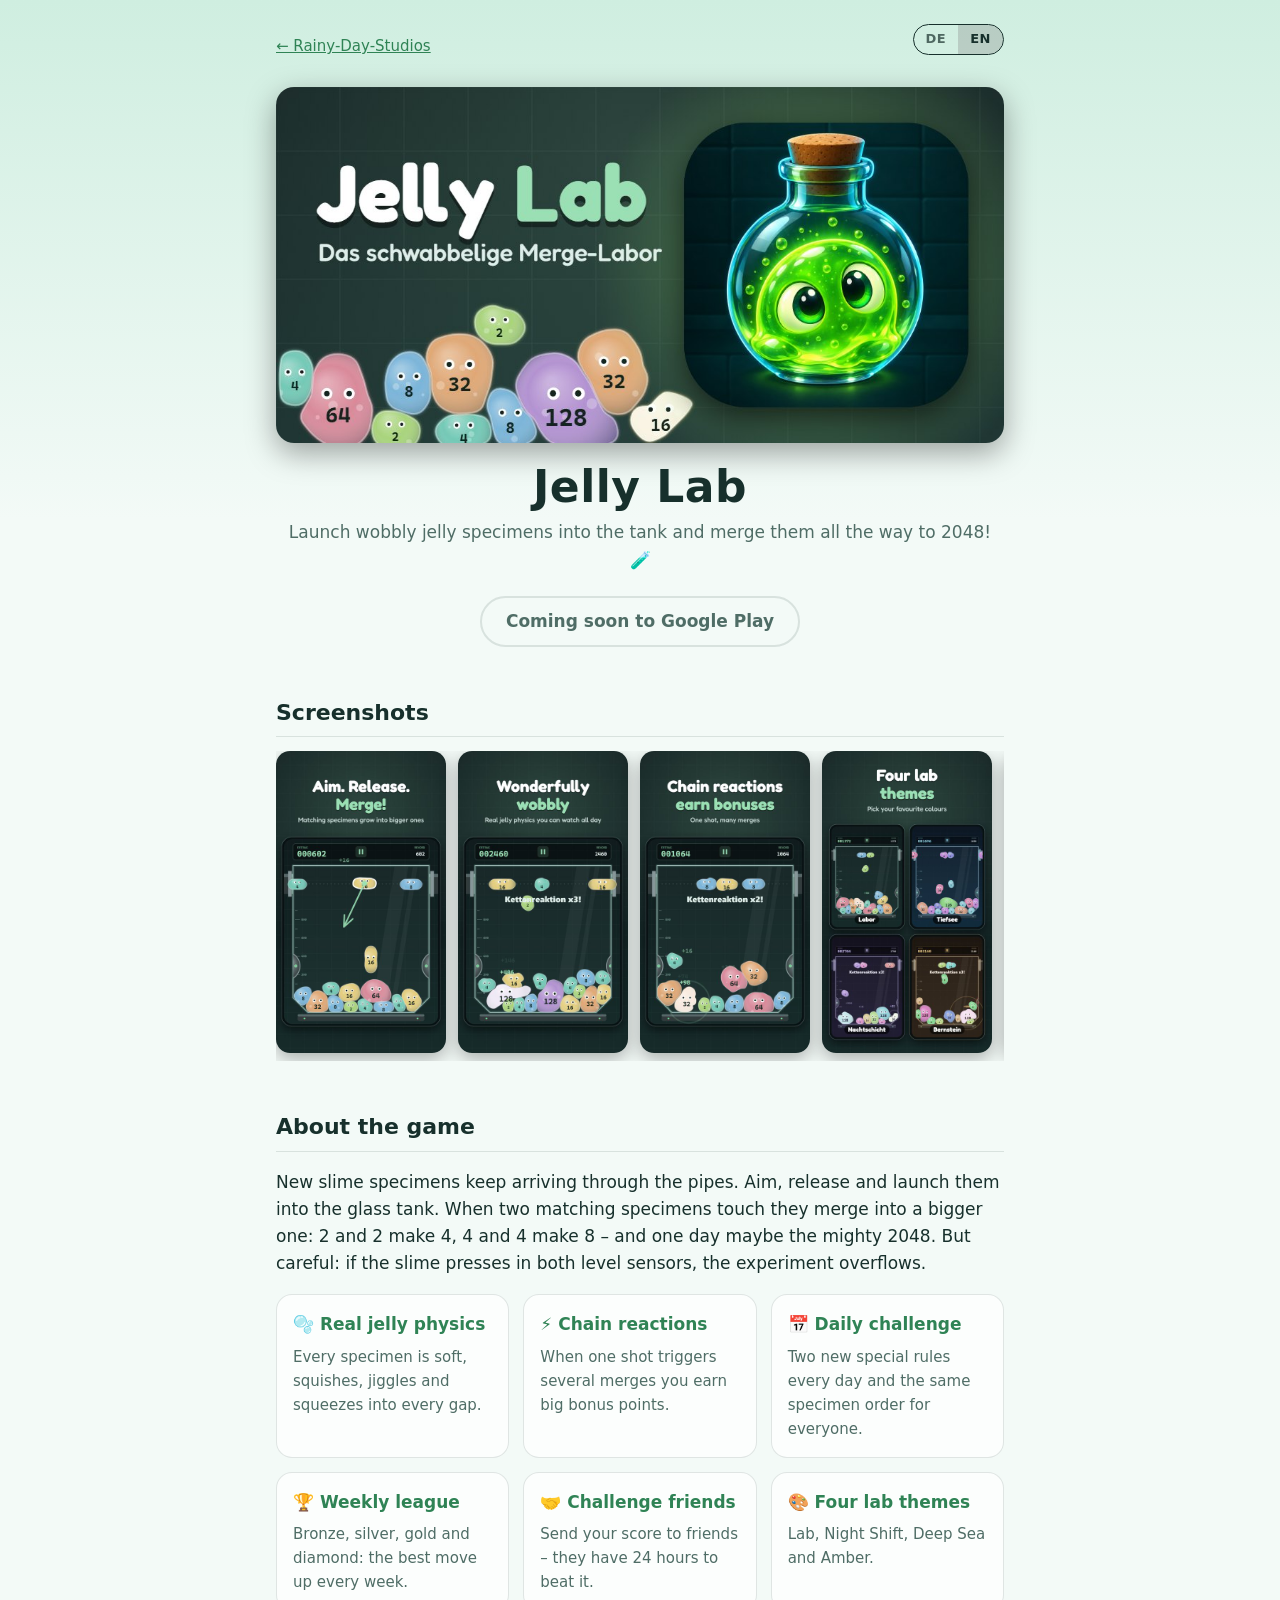
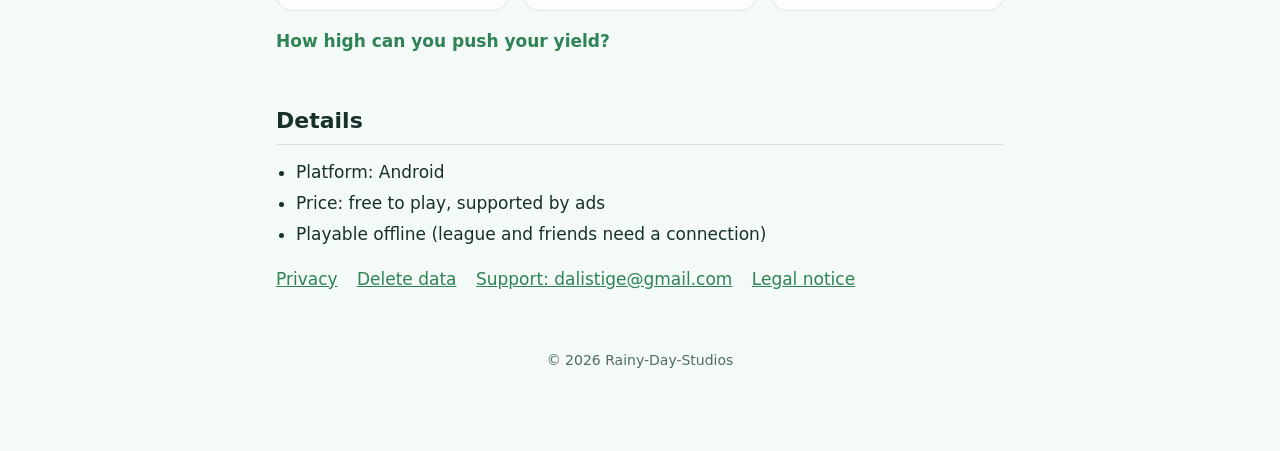
<file: jellylab/index.html>
<!doctype html>
<html lang="de" data-title-de="Jelly Lab – Das schwabbelige Merge-Labor" data-title-en="Jelly Lab – The wobbly merge laboratory">
<head>
  <meta charset="utf-8" />
  <meta name="viewport" content="width=device-width, initial-scale=1" />
  <title>Jelly Lab – Rainy-Day-Studios</title>
  <meta name="description" content="Jelly Lab – Schieße wabbelige Schleimproben ins Glas und verschmelze sie bis zur 2048. Launch wobbly jelly specimens into the tank and merge them all the way to 2048." />
  <link rel="icon" href="icon.png" />
  <link rel="stylesheet" href="../lang.css" />
  <script src="../lang.js"></script>
  <style>
    :root { --bg1: #1c3a37; --bg2: #101c1e; --text: #e6f3ee; --muted: #a9c2bc; --card: rgba(255,255,255,.06); --line: rgba(230,243,238,.12); --accent: #8fdca9; --cta: #3fae6c; }
    @media (prefers-color-scheme: light) { :root { --bg1: #cfeee0; --bg2: #f3faf7; --text: #17302c; --muted: #4f6d66; --card: rgba(255,255,255,.7); --line: rgba(23,48,44,.12); --accent: #2f8355; --cta: #3fae6c; } }
    * { box-sizing: border-box; }
    html, body { margin: 0; min-height: 100%; }
    body {
      background: linear-gradient(var(--bg1), var(--bg2) 520px) var(--bg2);
      color: var(--text);
      font: 17px/1.6 system-ui, -apple-system, "Segoe UI", Roboto, sans-serif;
      overflow-x: hidden;
    }
    main { position: relative; max-width: 760px; margin: 0 auto; padding: 32px 16px 80px; }
    .back { font-size: 15px; }
    header { text-align: center; margin-top: 28px; }
    .banner { display: block; width: 100%; height: auto; aspect-ratio: 1024 / 500; border-radius: 18px; box-shadow: 0 10px 30px rgba(0,0,0,.35); }
    h1 { margin: 18px 0 0; font-size: clamp(30px, 7vw, 44px); letter-spacing: .5px; line-height: 1.2; }
    .tagline { color: var(--muted); margin: 6px 0 0; }
    .cta { display: inline-block; margin-top: 22px; padding: 10px 24px; border-radius: 999px; background: var(--cta); color: #fff; font-weight: 700; text-decoration: none; box-shadow: 0 6px 16px rgba(63,174,108,.35); }
    .cta.soon { background: transparent; color: var(--muted); border: 2px solid var(--line); box-shadow: none; cursor: default; }
    section { margin-top: 48px; }
    h2 { font-size: 22px; margin: 0 0 14px; border-bottom: 1px solid var(--line); padding-bottom: 6px; }
    .shots { display: flex; gap: 12px; overflow-x: auto; scroll-snap-type: x mandatory; padding-bottom: 8px; }
    .shots img { flex: none; width: 170px; height: auto; aspect-ratio: 9 / 16; border-radius: 14px; scroll-snap-align: start; box-shadow: 0 6px 18px rgba(0,0,0,.3); }
    .grid { display: grid; grid-template-columns: repeat(auto-fit, minmax(220px, 1fr)); gap: 14px; margin-top: 16px; }
    .card { background: var(--card); border: 1px solid var(--line); border-radius: 16px; padding: 16px; }
    .card h3 { margin: 0 0 6px; font-size: 17px; color: var(--accent); }
    .card p { margin: 0; color: var(--muted); font-size: 15px; }
    ul.facts { padding-left: 20px; margin: 0; }
    ul.facts li { margin: 4px 0; }
    .closing { font-weight: 600; color: var(--accent); }
    a { color: var(--accent); }
    .links a { margin-right: 14px; white-space: nowrap; }
    footer { margin-top: 56px; color: var(--muted); font-size: 14px; text-align: center; }
  </style>
</head>
<body>
  <main>
    <div class="lang-switch" role="group" aria-label="Sprache / Language">
      <button type="button" data-set="de" lang="de">DE</button>
      <button type="button" data-set="en" lang="en">EN</button>
    </div>
    <a class="back" href="../">← Rainy-Day-Studios</a>

    <header>
      <img class="banner" src="banner.jpg" width="1024" height="500" alt="Jelly Lab" />
      <h1>Jelly Lab</h1>
      <p class="tagline"><span class="l10n" lang="de">Schieße wabbelige Schleimproben ins Glas und verschmelze sie bis zur 2048! 🧪</span><span class="l10n" lang="en">Launch wobbly jelly specimens into the tank and merge them all the way to 2048! 🧪</span></p>
      <!-- TODO: Link zu Google Play einsetzen, sobald das Spiel veröffentlicht ist:
           <a class="cta" href="https://play.google.com/store/apps/details?id=com.rainydaystudios.jellylab">…</a> -->
      <span class="cta soon"><span class="l10n" lang="de">Bald bei Google Play</span><span class="l10n" lang="en">Coming soon to Google Play</span></span>
    </header>

    <section>
      <h2>Screenshots</h2>
      <div class="shots">
        <img class="l10n" lang="de" src="screen-1-de.jpg" width="432" height="768" loading="lazy" alt="Zielen und Proben verschmelzen" />
        <img class="l10n" lang="en" src="screen-1-en.jpg" width="432" height="768" loading="lazy" alt="Aim and merge specimens" />
        <img class="l10n" lang="de" src="screen-2-de.jpg" width="432" height="768" loading="lazy" alt="Wabbelige Proben im Glasbehälter" />
        <img class="l10n" lang="en" src="screen-2-en.jpg" width="432" height="768" loading="lazy" alt="Wobbly specimens in the glass tank" />
        <img class="l10n" lang="de" src="screen-3-de.jpg" width="432" height="768" loading="lazy" alt="Kettenreaktion mit Bonuspunkten" />
        <img class="l10n" lang="en" src="screen-3-en.jpg" width="432" height="768" loading="lazy" alt="Chain reaction with bonus points" />
        <img class="l10n" lang="de" src="screen-4-de.jpg" width="432" height="768" loading="lazy" alt="Vier Labor-Themes" />
        <img class="l10n" lang="en" src="screen-4-en.jpg" width="432" height="768" loading="lazy" alt="Four lab themes" />
        <img class="l10n" lang="de" src="screen-5-de.jpg" width="432" height="768" loading="lazy" alt="Spätes Spiel mit der 2048er-Probe" />
        <img class="l10n" lang="en" src="screen-5-en.jpg" width="432" height="768" loading="lazy" alt="Late game with the 2048 specimen" />
      </div>
    </section>

    <section>
      <h2><span class="l10n" lang="de">Über das Spiel</span><span class="l10n" lang="en">About the game</span></h2>
      <p class="l10n" lang="de">Aus den Rohren kommen laufend neue Schleimproben. Ziele, lass los und schieße sie in den Glasbehälter. Treffen sich zwei gleiche Proben, verschmelzen sie zu einer größeren: aus 2 und 2 wird 4, aus 4 und 4 wird 8 – und irgendwann vielleicht die große 2048. Aber Vorsicht: Drückt der Schleim beide Füllstand-Sensoren ein, läuft das Experiment über.</p>
      <p class="l10n" lang="en">New slime specimens keep arriving through the pipes. Aim, release and launch them into the glass tank. When two matching specimens touch they merge into a bigger one: 2 and 2 make 4, 4 and 4 make 8 – and one day maybe the mighty 2048. But careful: if the slime presses in both level sensors, the experiment overflows.</p>
      <div class="grid">
        <div class="card"><h3><span class="l10n" lang="de">🫧 Echte Wackel-Physik</span><span class="l10n" lang="en">🫧 Real jelly physics</span></h3><p><span class="l10n" lang="de">Jede Probe ist weich, lässt sich quetschen, schwabbelt nach und zwängt sich in jede Lücke.</span><span class="l10n" lang="en">Every specimen is soft, squishes, jiggles and squeezes into every gap.</span></p></div>
        <div class="card"><h3><span class="l10n" lang="de">⚡ Kettenreaktionen</span><span class="l10n" lang="en">⚡ Chain reactions</span></h3><p><span class="l10n" lang="de">Löst ein Schuss mehrere Verschmelzungen aus, gibt es dicke Bonuspunkte.</span><span class="l10n" lang="en">When one shot triggers several merges you earn big bonus points.</span></p></div>
        <div class="card"><h3><span class="l10n" lang="de">📅 Tages-Herausforderung</span><span class="l10n" lang="en">📅 Daily challenge</span></h3><p><span class="l10n" lang="de">Jeden Tag zwei neue Sonderregeln und dieselbe Proben-Reihenfolge für alle.</span><span class="l10n" lang="en">Two new special rules every day and the same specimen order for everyone.</span></p></div>
        <div class="card"><h3><span class="l10n" lang="de">🏆 Wochen-Liga</span><span class="l10n" lang="en">🏆 Weekly league</span></h3><p><span class="l10n" lang="de">Bronze, Silber, Gold und Diamant: Die besten steigen jede Woche auf.</span><span class="l10n" lang="en">Bronze, silver, gold and diamond: the best move up every week.</span></p></div>
        <div class="card"><h3><span class="l10n" lang="de">🤝 Freunde herausfordern</span><span class="l10n" lang="en">🤝 Challenge friends</span></h3><p><span class="l10n" lang="de">Schick deine Punktzahl an Freunde – sie haben 24 Stunden, sie zu schlagen.</span><span class="l10n" lang="en">Send your score to friends – they have 24 hours to beat it.</span></p></div>
        <div class="card"><h3><span class="l10n" lang="de">🎨 Vier Labor-Themes</span><span class="l10n" lang="en">🎨 Four lab themes</span></h3><p><span class="l10n" lang="de">Labor, Nachtschicht, Tiefsee und Bernstein.</span><span class="l10n" lang="en">Lab, Night Shift, Deep Sea and Amber.</span></p></div>
      </div>
      <p class="closing"><span class="l10n" lang="de">Wie hoch treibst du deinen Ertrag?</span><span class="l10n" lang="en">How high can you push your yield?</span></p>
    </section>

    <section>
      <h2><span class="l10n" lang="de">Infos</span><span class="l10n" lang="en">Details</span></h2>
      <ul class="facts">
        <li><span class="l10n" lang="de">Plattform: Android</span><span class="l10n" lang="en">Platform: Android</span></li>
        <li><span class="l10n" lang="de">Preis: kostenlos, durch Werbung finanziert</span><span class="l10n" lang="en">Price: free to play, supported by ads</span></li>
        <li><span class="l10n" lang="de">Spielbar auch offline (Liga und Freunde brauchen eine Verbindung)</span><span class="l10n" lang="en">Playable offline (league and friends need a connection)</span></li>
      </ul>
      <p class="links">
        <a href="privacy.html"><span class="l10n" lang="de">Datenschutz</span><span class="l10n" lang="en">Privacy</span></a>
        <a href="privacy.html#delete"><span class="l10n" lang="de">Daten löschen</span><span class="l10n" lang="en">Delete data</span></a>
        <a href="mailto:dalistige@gmail.com">Support: dalistige@gmail.com</a>
        <a href="../#impressum"><span class="l10n" lang="de">Impressum</span><span class="l10n" lang="en">Legal notice</span></a>
      </p>
    </section>

    <footer>© 2026 Rainy-Day-Studios</footer>
  </main>
</body>
</html>
</file>
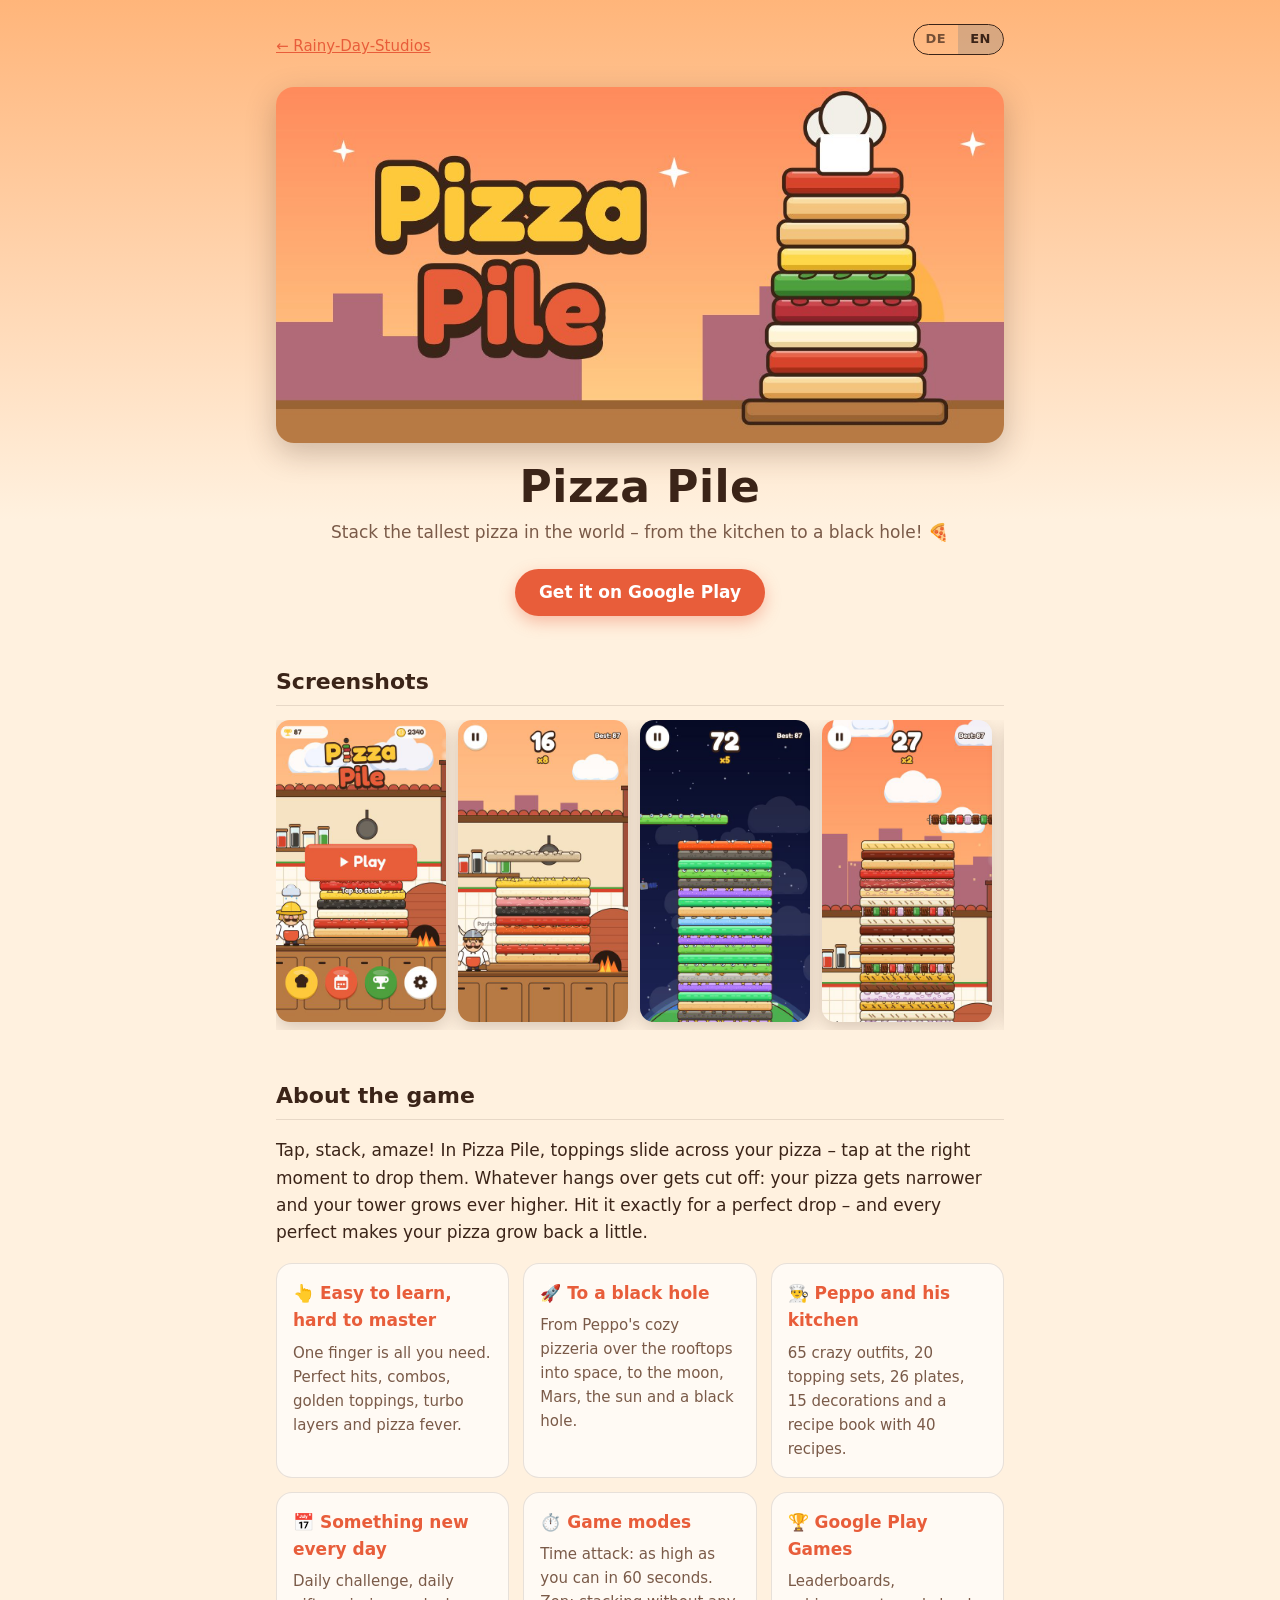
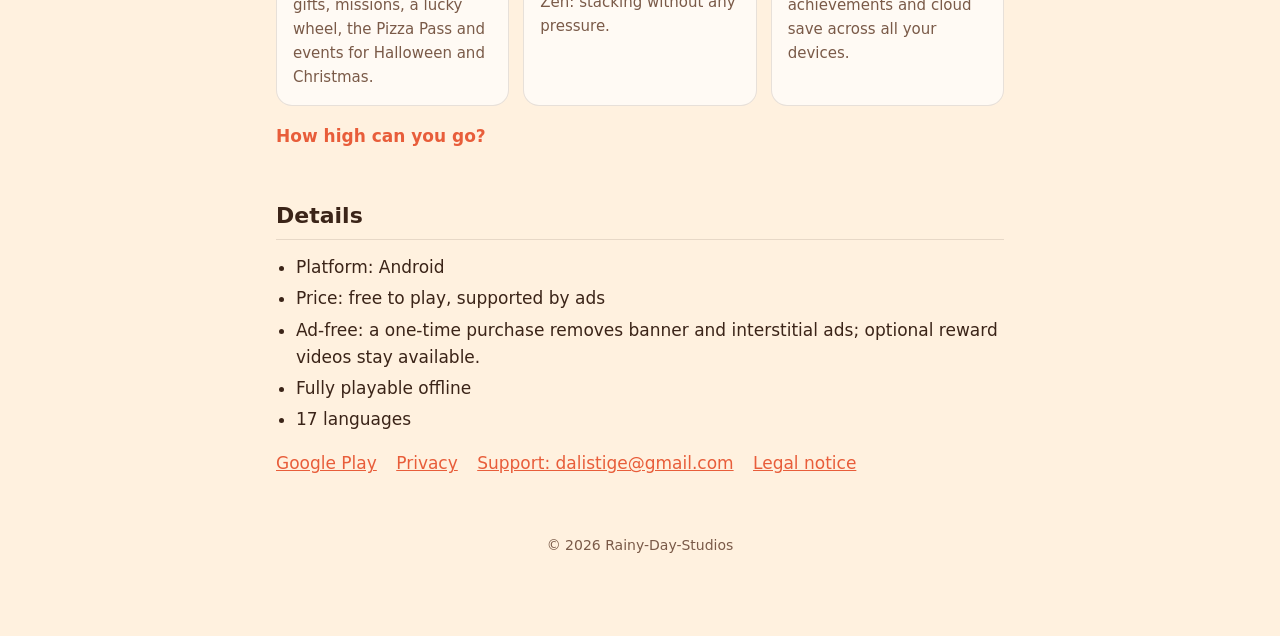
<file: pizza-pile/index.html>
<!doctype html>
<html lang="de" data-title-de="Pizza Pile – Stapel die höchste Pizza der Welt" data-title-en="Pizza Pile – Stack the tallest pizza in the world">
<head>
  <meta charset="utf-8" />
  <meta name="viewport" content="width=device-width, initial-scale=1" />
  <title>Pizza Pile – Rainy-Day-Studios</title>
  <meta name="description" content="Pizza Pile – Stapel die höchste Pizza der Welt, von der Küche bis ins Schwarze Loch. Stack the tallest pizza in the world, from the kitchen to a black hole." />
  <link rel="icon" href="icon.png" />
  <link rel="stylesheet" href="../lang.css" />
  <script src="../lang.js"></script>
  <style>
    :root { --bg1: #ffb57a; --bg2: #fff1df; --text: #3b2418; --muted: #7a5a48; --card: rgba(255,255,255,.65); --line: rgba(59,36,24,.12); --accent: #e85d3a; --yellow: #ffcb3d; }
    @media (prefers-color-scheme: dark) { :root { --bg1: #3a2116; --bg2: #1e1612; --text: #f4e6d6; --muted: #c4ad98; --card: rgba(255,255,255,.06); --line: rgba(244,230,214,.12); --accent: #ff8a5c; } }
    * { box-sizing: border-box; }
    html, body { margin: 0; min-height: 100%; }
    body {
      background: linear-gradient(var(--bg1), var(--bg2) 520px) var(--bg2);
      color: var(--text);
      font: 17px/1.6 system-ui, -apple-system, "Segoe UI", Roboto, sans-serif;
      overflow-x: hidden;
    }
    main { position: relative; max-width: 760px; margin: 0 auto; padding: 32px 16px 80px; }
    .back { font-size: 15px; }
    header { text-align: center; margin-top: 28px; }
    .banner { display: block; width: 100%; height: auto; aspect-ratio: 1024 / 500; border-radius: 18px; box-shadow: 0 10px 30px rgba(59,36,24,.25); }
    h1 { margin: 18px 0 0; font-size: clamp(30px, 7vw, 44px); letter-spacing: .5px; line-height: 1.2; }
    .tagline { color: var(--muted); margin: 6px 0 0; }
    .cta { display: inline-block; margin-top: 22px; padding: 10px 24px; border-radius: 999px; background: var(--accent); color: #fff; font-weight: 700; text-decoration: none; box-shadow: 0 6px 16px rgba(232,93,58,.35); }
    .cta:hover { filter: brightness(1.05); }
    section { margin-top: 48px; }
    h2 { font-size: 22px; margin: 0 0 14px; border-bottom: 1px solid var(--line); padding-bottom: 6px; }
    .shots { display: flex; gap: 12px; overflow-x: auto; scroll-snap-type: x mandatory; padding-bottom: 8px; }
    .shots img { flex: none; width: 170px; height: auto; aspect-ratio: 9 / 16; border-radius: 14px; scroll-snap-align: start; box-shadow: 0 6px 18px rgba(59,36,24,.2); }
    .grid { display: grid; grid-template-columns: repeat(auto-fit, minmax(220px, 1fr)); gap: 14px; margin-top: 16px; }
    .card { background: var(--card); border: 1px solid var(--line); border-radius: 16px; padding: 16px; }
    .card h3 { margin: 0 0 6px; font-size: 17px; color: var(--accent); }
    .card p { margin: 0; color: var(--muted); font-size: 15px; }
    ul.facts { padding-left: 20px; margin: 0; }
    ul.facts li { margin: 4px 0; }
    .closing { font-weight: 600; color: var(--accent); }
    a { color: var(--accent); }
    .links a { margin-right: 14px; white-space: nowrap; }
    footer { margin-top: 56px; color: var(--muted); font-size: 14px; text-align: center; }
  </style>
</head>
<body>
  <main>
    <div class="lang-switch" role="group" aria-label="Sprache / Language">
      <button type="button" data-set="de" lang="de">DE</button>
      <button type="button" data-set="en" lang="en">EN</button>
    </div>
    <a class="back" href="../">← Rainy-Day-Studios</a>

    <header>
      <img class="banner" src="banner.jpg" width="1024" height="500" alt="Pizza Pile" />
      <h1>Pizza Pile</h1>
      <p class="tagline"><span class="l10n" lang="de">Stapel die höchste Pizza der Welt – von der Küche bis ins Schwarze Loch! 🍕</span><span class="l10n" lang="en">Stack the tallest pizza in the world – from the kitchen to a black hole! 🍕</span></p>
      <a class="cta" href="https://play.google.com/store/apps/details?id=com.rainydaystudios.pizzapile"><span class="l10n" lang="de">Jetzt bei Google Play</span><span class="l10n" lang="en">Get it on Google Play</span></a>
    </header>

    <section>
      <h2>Screenshots</h2>
      <div class="shots">
        <img class="l10n" lang="de" src="screen-1-de.jpg" width="432" height="768" loading="lazy" alt="Hauptmenü mit Chefkoch Peppo" />
        <img class="l10n" lang="en" src="screen-1-en.jpg" width="432" height="768" loading="lazy" alt="Main menu with chef Peppo" />
        <img class="l10n" lang="de" src="screen-2-de.jpg" width="432" height="768" loading="lazy" alt="Pizzaturm in Peppos Küche mit Perfekt-Treffer" />
        <img class="l10n" lang="en" src="screen-2-en.jpg" width="432" height="768" loading="lazy" alt="Pizza tower in Peppo's kitchen with a perfect drop" />
        <img class="l10n" lang="de" src="screen-3-de.jpg" width="432" height="768" loading="lazy" alt="Stapeln im Weltall" />
        <img class="l10n" lang="en" src="screen-3-en.jpg" width="432" height="768" loading="lazy" alt="Stacking in space" />
        <img class="l10n" lang="de" src="screen-4-de.jpg" width="432" height="768" loading="lazy" alt="Burger-Zutatenset" />
        <img class="l10n" lang="en" src="screen-4-en.jpg" width="432" height="768" loading="lazy" alt="Burger topping set" />
        <img class="l10n" lang="de" src="screen-5-de.jpg" width="432" height="768" loading="lazy" alt="Shop mit Outfits und Zutaten-Sets" />
        <img class="l10n" lang="en" src="screen-5-en.jpg" width="432" height="768" loading="lazy" alt="Shop with outfits and topping sets" />
      </div>
    </section>

    <section>
      <h2><span class="l10n" lang="de">Über das Spiel</span><span class="l10n" lang="en">About the game</span></h2>
      <p class="l10n" lang="de">Tippen, stapeln, staunen! In Pizza Pile gleiten Zutaten über deine Pizza – tippe im richtigen Moment und lass sie fallen. Was übersteht, wird abgeschnitten: Deine Pizza wird schmaler, dein Turm wächst immer höher. Triffst du genau, gibt es einen Perfekt-Treffer – und mit jedem Perfekt wächst deine Pizza wieder ein Stück.</p>
      <p class="l10n" lang="en">Tap, stack, amaze! In Pizza Pile, toppings slide across your pizza – tap at the right moment to drop them. Whatever hangs over gets cut off: your pizza gets narrower and your tower grows ever higher. Hit it exactly for a perfect drop – and every perfect makes your pizza grow back a little.</p>
      <div class="grid">
        <div class="card"><h3><span class="l10n" lang="de">👆 So einfach, so schwer</span><span class="l10n" lang="en">👆 Easy to learn, hard to master</span></h3><p><span class="l10n" lang="de">Ein Finger reicht. Perfekte Treffer, Combos, goldene Zutaten, Turbo-Schichten und Pizza-Fieber.</span><span class="l10n" lang="en">One finger is all you need. Perfect hits, combos, golden toppings, turbo layers and pizza fever.</span></p></div>
        <div class="card"><h3><span class="l10n" lang="de">🚀 Bis ins Schwarze Loch</span><span class="l10n" lang="en">🚀 To a black hole</span></h3><p><span class="l10n" lang="de">Von Peppos Pizzeria über die Dächer der Stadt ins Weltall, zu Mond, Mars, Sonne und Schwarzem Loch.</span><span class="l10n" lang="en">From Peppo's cozy pizzeria over the rooftops into space, to the moon, Mars, the sun and a black hole.</span></p></div>
        <div class="card"><h3><span class="l10n" lang="de">👨‍🍳 Peppo und seine Küche</span><span class="l10n" lang="en">👨‍🍳 Peppo and his kitchen</span></h3><p><span class="l10n" lang="de">65 verrückte Outfits, 20 Zutaten-Sets, 26 Unterlagen, 15 Deko-Teile und ein Rezeptbuch mit 40 Rezepten.</span><span class="l10n" lang="en">65 crazy outfits, 20 topping sets, 26 plates, 15 decorations and a recipe book with 40 recipes.</span></p></div>
        <div class="card"><h3><span class="l10n" lang="de">📅 Jeden Tag neu</span><span class="l10n" lang="en">📅 Something new every day</span></h3><p><span class="l10n" lang="de">Tageschallenge, Tagesgeschenke, Missionen, Glücksrad, Pizza Pass und Events zu Halloween und Weihnachten.</span><span class="l10n" lang="en">Daily challenge, daily gifts, missions, a lucky wheel, the Pizza Pass and events for Halloween and Christmas.</span></p></div>
        <div class="card"><h3><span class="l10n" lang="de">⏱️ Spielmodi</span><span class="l10n" lang="en">⏱️ Game modes</span></h3><p><span class="l10n" lang="de">Zeitjagd: so hoch wie möglich in 60 Sekunden. Zen: ganz ohne Druck stapeln.</span><span class="l10n" lang="en">Time attack: as high as you can in 60 seconds. Zen: stacking without any pressure.</span></p></div>
        <div class="card"><h3><span class="l10n" lang="de">🏆 Google Play Games</span><span class="l10n" lang="en">🏆 Google Play Games</span></h3><p><span class="l10n" lang="de">Bestenlisten, Erfolge und Cloud-Spielstand für all deine Geräte.</span><span class="l10n" lang="en">Leaderboards, achievements and cloud save across all your devices.</span></p></div>
      </div>
      <p class="closing"><span class="l10n" lang="de">Wie hoch schaffst du es?</span><span class="l10n" lang="en">How high can you go?</span></p>
    </section>

    <section>
      <h2><span class="l10n" lang="de">Infos</span><span class="l10n" lang="en">Details</span></h2>
      <ul class="facts">
        <li><span class="l10n" lang="de">Plattform: Android</span><span class="l10n" lang="en">Platform: Android</span></li>
        <li><span class="l10n" lang="de">Preis: kostenlos, durch Werbung finanziert</span><span class="l10n" lang="en">Price: free to play, supported by ads</span></li>
        <li><span class="l10n" lang="de">Werbefrei: Ein einmaliger Kauf entfernt Banner- und Zwischenwerbung; freiwillige Belohnungsvideos bleiben verfügbar.</span><span class="l10n" lang="en">Ad-free: a one-time purchase removes banner and interstitial ads; optional reward videos stay available.</span></li>
        <li><span class="l10n" lang="de">Komplett offline spielbar</span><span class="l10n" lang="en">Fully playable offline</span></li>
        <li><span class="l10n" lang="de">17 Sprachen</span><span class="l10n" lang="en">17 languages</span></li>
      </ul>
      <p class="links">
        <a href="https://play.google.com/store/apps/details?id=com.rainydaystudios.pizzapile">Google Play</a>
        <a href="privacy.html"><span class="l10n" lang="de">Datenschutz</span><span class="l10n" lang="en">Privacy</span></a>
        <a href="mailto:dalistige@gmail.com">Support: dalistige@gmail.com</a>
        <a href="../#impressum"><span class="l10n" lang="de">Impressum</span><span class="l10n" lang="en">Legal notice</span></a>
      </p>
    </section>

    <footer>© 2026 Rainy-Day-Studios</footer>
  </main>
</body>
</html>
</file>
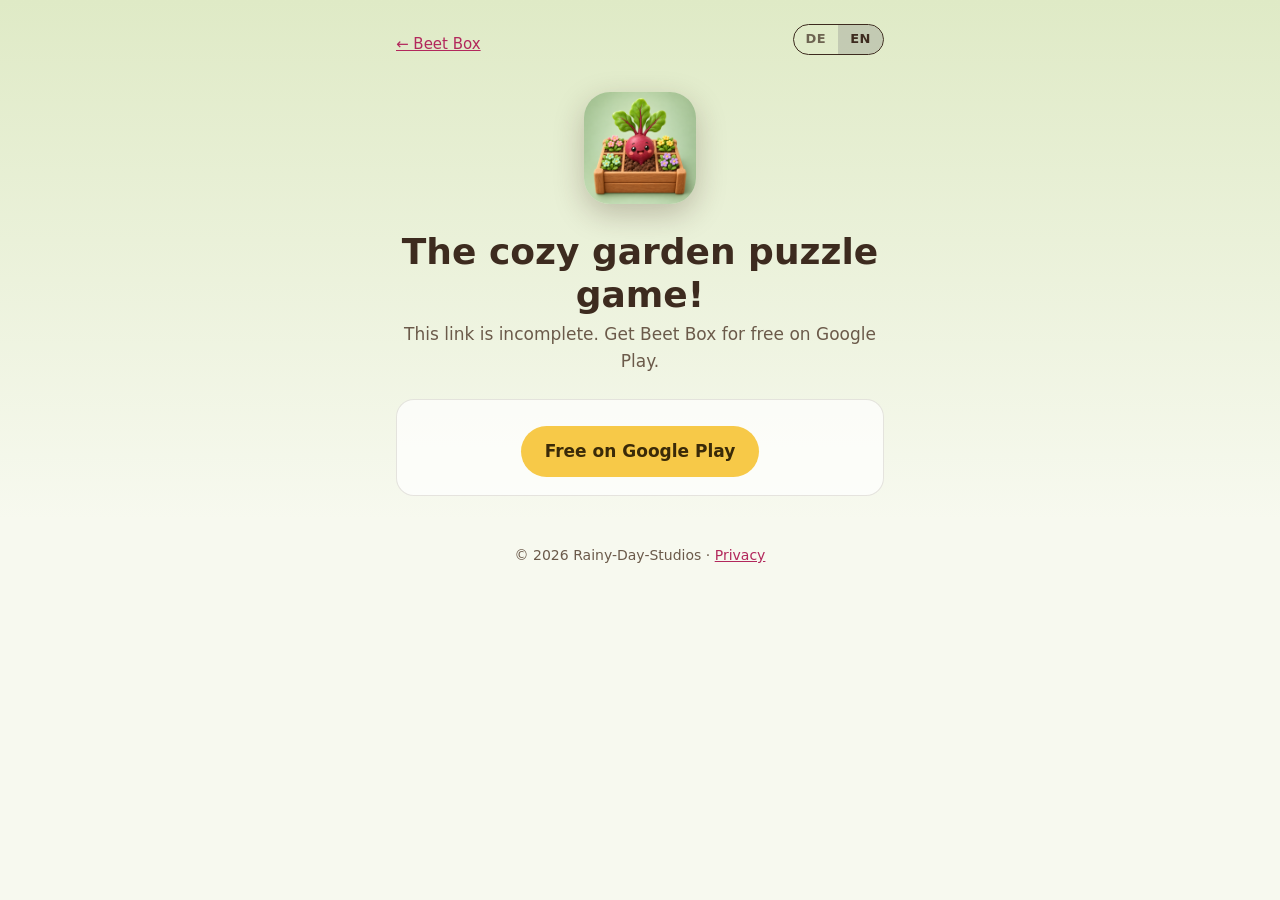
<file: beet-box/join/index.html>
<!doctype html>
<html lang="de" data-title-de="Beet Box – Einladung" data-title-en="Beet Box – Invitation">
<head>
  <meta charset="utf-8" />
  <meta name="viewport" content="width=device-width, initial-scale=1" />
  <title>Beet Box – Einladung</title>
  <meta name="robots" content="noindex" />
  <meta name="description" content="Eine Einladung oder Herausforderung in Beet Box. An invitation or challenge in Beet Box." />
  <link rel="icon" href="../icon.png" />
  <link rel="stylesheet" href="../../lang.css" />
  <script src="../../lang.js"></script>
  <style>
    :root { --bg1: #dfeac6; --bg2: #f7f9ef; --text: #3d2b1f; --muted: #6b5a4a; --card: rgba(255,255,255,.7); --line: rgba(61,43,31,.12); --accent: #b2285c; --yellow: #f7c948; }
    @media (prefers-color-scheme: dark) { :root { --bg1: #2c3723; --bg2: #161b12; --text: #f1f4e6; --muted: #b6c2a4; --card: rgba(255,255,255,.06); --line: rgba(241,244,230,.12); --accent: #f4a6b8; } }
    * { box-sizing: border-box; }
    html, body { margin: 0; min-height: 100%; }
    body {
      background: linear-gradient(var(--bg1), var(--bg2) 520px) var(--bg2);
      color: var(--text);
      font: 17px/1.6 system-ui, -apple-system, "Segoe UI", Roboto, sans-serif;
      overflow-x: hidden;
    }
    main { position: relative; max-width: 520px; margin: 0 auto; padding: 32px 16px 64px; text-align: center; }
    .back { display: block; text-align: left; font-size: 15px; }
    .icon { width: 112px; height: 112px; border-radius: 26px; margin-top: 36px; box-shadow: 0 10px 30px rgba(59,36,24,.25); }
    h1 { margin: 18px 0 4px; font-size: clamp(26px, 7vw, 36px); line-height: 1.2; overflow-wrap: anywhere; }
    .lead { color: var(--muted); margin: 0; }
    .card { background: var(--card); border: 1px solid var(--line); border-radius: 18px; padding: 18px 16px; margin-top: 24px; }
    .code { font-size: 30px; font-weight: 800; letter-spacing: 2px; color: var(--accent); margin: 4px 0 10px; font-family: ui-monospace, "SF Mono", Menlo, Consolas, monospace; }
    .btn { display: inline-block; margin: 8px 4px 0; padding: 12px 24px; border-radius: 999px; border: 0; font: inherit; font-weight: 700; text-decoration: none; cursor: pointer; }
    .primary { background: #5aa04a; color: #fff; box-shadow: 0 6px 16px rgba(90,160,74,.35); }
    .secondary { background: var(--yellow); color: #3a2a08; }
    .ghost { background: none; color: var(--accent); border: 2px solid var(--accent); padding: 8px 18px; font-size: 15px; }
    .btn:hover { filter: brightness(1.05); }
    ol { text-align: left; color: var(--muted); padding-left: 22px; margin: 12px 0 0; }
    ol li { margin: 4px 0; }
    a { color: var(--accent); }
    [hidden] { display: none !important; }
    footer { margin-top: 48px; color: var(--muted); font-size: 14px; }
  </style>
</head>
<body>
  <main>
    <div class="lang-switch" role="group" aria-label="Sprache / Language">
      <button type="button" data-set="de" lang="de">DE</button>
      <button type="button" data-set="en" lang="en">EN</button>
    </div>
    <a class="back" href="../">← Beet Box</a>

    <img class="icon" src="../icon.png" width="112" height="112" alt="Beet Box" />

    <!-- friend invite: ?f=CODE&n=Name -->
    <section id="friend" hidden>
      <h1><span class="l10n" lang="de"><span class="who"></span> lädt dich zu Beet Box ein!</span><span class="l10n" lang="en"><span class="who"></span> invites you to Beet Box!</span></h1>
      <p class="lead"><span class="l10n" lang="de">Werdet Freunde und fordert euch gegenseitig heraus.</span><span class="l10n" lang="en">Become friends and challenge each other.</span></p>
    </section>

    <!-- challenge link: ?c=ID&n=Name&s=Score -->
    <section id="challenge" hidden>
      <h1><span class="l10n" lang="de"><span class="who"></span> fordert dich heraus!</span><span class="l10n" lang="en"><span class="who"></span> challenges you!</span></h1>
      <p class="lead"><span class="l10n" lang="de">Löse dasselbe Beet schneller als in <strong class="score"></strong>. Du hast 24 Stunden Zeit.</span><span class="l10n" lang="en">Solve the same garden faster than <strong class="score"></strong>. You have 24 hours.</span></p>
    </section>

    <!-- no or broken parameters -->
    <section id="none" hidden>
      <h1><span class="l10n" lang="de">Das gemütliche Garten-Rätselspiel!</span><span class="l10n" lang="en">The cozy garden puzzle game!</span></h1>
      <p class="lead"><span class="l10n" lang="de">Dieser Link ist unvollständig. Hol dir Beet Box bald kostenlos bei Google Play.</span><span class="l10n" lang="en">This link is incomplete. Get Beet Box for free on Google Play.</span></p>
    </section>

    <div class="card">
      <a id="open" class="btn primary" href="#" hidden><span class="l10n" lang="de">In Beet Box öffnen</span><span class="l10n" lang="en">Open in Beet Box</span></a>
      <a id="store" class="btn secondary" href="https://play.google.com/store/apps/details?id=com.rainydaystudios.beetbox"><span class="l10n" lang="de">Kostenlos bei Google Play</span><span class="l10n" lang="en">Free on Google Play</span></a>

      <div id="codebox" hidden>
        <p class="lead" style="margin-top:18px"><span class="l10n" lang="de">Oder gib den Freundescode im Spiel ein:</span><span class="l10n" lang="en">Or enter the friend code in the game:</span></p>
        <div class="code" id="code"></div>
        <button type="button" class="btn ghost" id="copy"><span class="l10n" lang="de">Code kopieren</span><span class="l10n" lang="en">Copy code</span></button>
        <span id="copied" class="lead" hidden> ✓</span>
        <ol>
          <li><span class="l10n" lang="de">Beet Box installieren und starten</span><span class="l10n" lang="en">Install and start Beet Box</span></li>
          <li><span class="l10n" lang="de">Auf der Startseite „Freunde“ antippen</span><span class="l10n" lang="en">On the home screen, tap “Friends”</span></li>
          <li><span class="l10n" lang="de">Den Code unter „Freund hinzufügen“ einfügen</span><span class="l10n" lang="en">Paste the code under “Add a friend”</span></li>
        </ol>
      </div>
      <p id="challengeHint" class="lead" style="margin-top:16px" hidden><span class="l10n" lang="de">Hast du Beet Box gerade erst installiert? Öffne danach diesen Link noch einmal.</span><span class="l10n" lang="en">Just installed Beet Box? Open this link again afterwards.</span></p>
    </div>

    <footer>© 2026 Rainy-Day-Studios · <a href="../privacy.html"><span class="l10n" lang="de">Datenschutz</span><span class="l10n" lang="en">Privacy</span></a></footer>
  </main>

  <script>
    // Read the link parameters (the same ones the app parses in src/services/Friends.ts, parseLink).
    (function () {
      var PKG = 'com.rainydaystudios.beetbox';
      var STORE = 'https://play.google.com/store/apps/details?id=' + PKG;
      var q = new URLSearchParams(location.search);
      var name = (q.get('n') || '').trim().slice(0, 24);
      var c = q.get('c') || '';
      var f = (q.get('f') || '').toUpperCase().replace(/[^A-Z0-9]/g, '').replace(/^BEET(?=[A-Z0-9]{6}$)/, '');
      var query = '';
      var view = 'none';
      if (/^[A-Za-z0-9]{10,40}$/.test(c)) {
        view = 'challenge';
        query = 'c=' + encodeURIComponent(c);
        var t = parseInt(q.get('t') || '', 10);
        var time = isFinite(t) && t > 0 ? Math.floor(t / 60) + ':' + String(t % 60).padStart(2, '0') : '?';
        var scoreEls = document.querySelectorAll('.score');
        for (var i = 0; i < scoreEls.length; i++) scoreEls[i].textContent = time;
        document.getElementById('challengeHint').hidden = false;
      } else if (/^[A-Z0-9]{6}$/.test(f)) {
        view = 'friend';
        query = 'f=' + f;
        document.getElementById('code').textContent = 'BEET-' + f;
        document.getElementById('codebox').hidden = false;
      }
      document.getElementById(view).hidden = false;
      var who = document.querySelectorAll('.who');
      for (var j = 0; j < who.length; j++)
        who[j].textContent = name || (who[j].closest('[lang]').lang === 'de' ? 'Ein Freund' : 'A friend');

      if (query) {
        var open = document.getElementById('open');
        // Android: opens the app (custom scheme), or the Play Store if it is not installed.
        var isAndroid = /Android/i.test(navigator.userAgent);
        open.href = isAndroid
          ? 'intent://join?' + query + '#Intent;scheme=' + PKG + ';package=' + PKG + ';S.browser_fallback_url=' + encodeURIComponent(STORE) + ';end'
          : PKG + '://join?' + query;
        open.hidden = !isAndroid;
      }

      document.getElementById('copy').addEventListener('click', function () {
        var text = document.getElementById('code').textContent;
        var done = function () { document.getElementById('copied').hidden = false; };
        if (navigator.clipboard && navigator.clipboard.writeText) navigator.clipboard.writeText(text).then(done, function () {});
        else {
          var r = document.createRange();
          r.selectNodeContents(document.getElementById('code'));
          var sel = getSelection(); sel.removeAllRanges(); sel.addRange(r);
          try { document.execCommand('copy'); done(); } catch (err) {}
        }
      });
    })();
  </script>
</body>
</html>
</file>
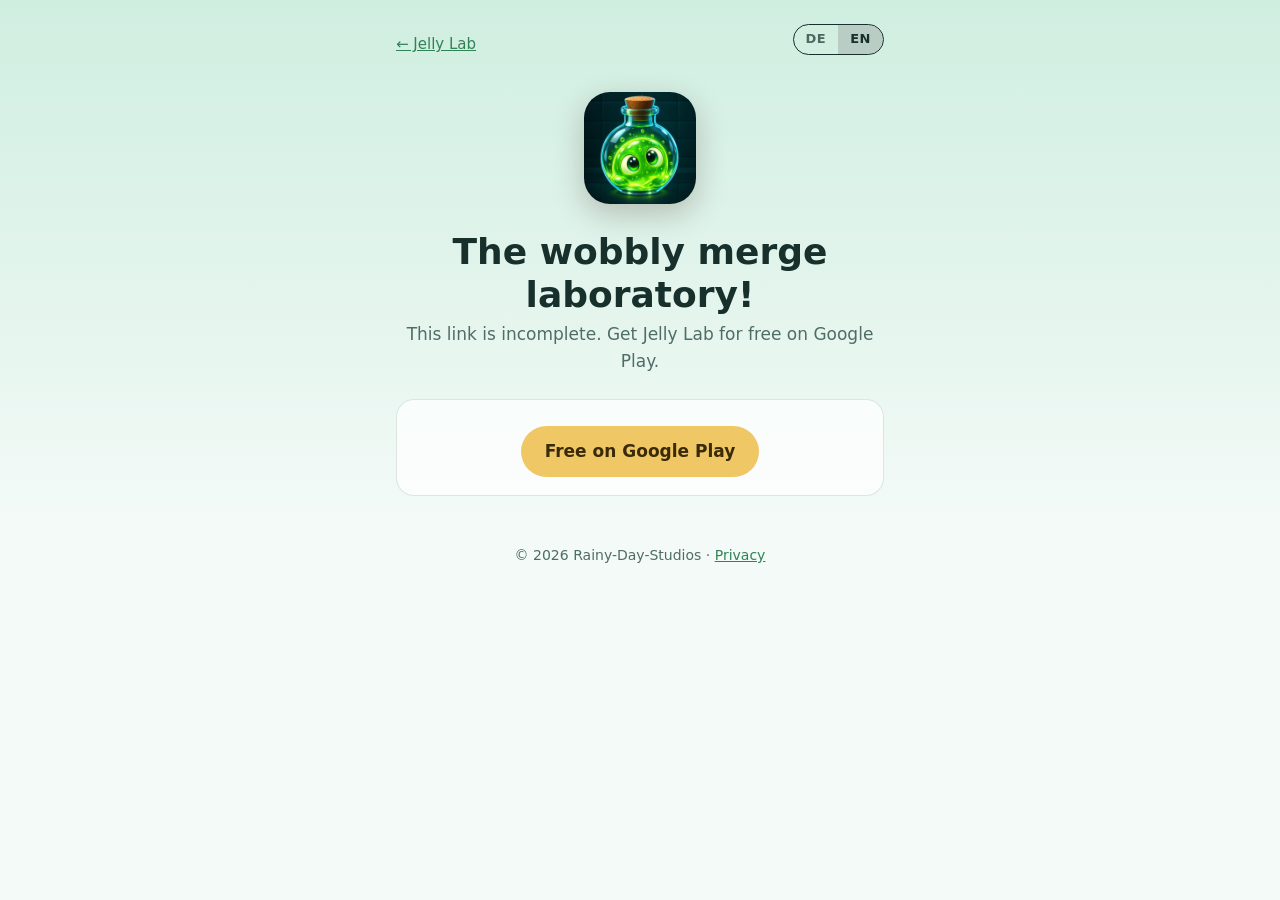
<file: jellylab/join/index.html>
<!doctype html>
<html lang="de" data-title-de="Jelly Lab – Einladung" data-title-en="Jelly Lab – Invitation">
<head>
  <meta charset="utf-8" />
  <meta name="viewport" content="width=device-width, initial-scale=1" />
  <title>Jelly Lab – Einladung</title>
  <meta name="robots" content="noindex" />
  <meta name="description" content="Eine Einladung oder Herausforderung in Jelly Lab. An invitation or challenge in Jelly Lab." />
  <link rel="icon" href="../icon.png" />
  <link rel="stylesheet" href="../../lang.css" />
  <script src="../../lang.js"></script>
  <style>
    :root { --bg1: #cfeee0; --bg2: #f3faf7; --text: #17302c; --muted: #4f6d66; --card: rgba(255,255,255,.7); --line: rgba(23,48,44,.12); --accent: #2f8355; --yellow: #f0c765; }
    @media (prefers-color-scheme: dark) { :root { --bg1: #1c3a37; --bg2: #101c1e; --text: #e6f3ee; --muted: #a9c2bc; --card: rgba(255,255,255,.06); --line: rgba(230,243,238,.12); --accent: #8fdca9; } }
    * { box-sizing: border-box; }
    html, body { margin: 0; min-height: 100%; }
    body {
      background: linear-gradient(var(--bg1), var(--bg2) 520px) var(--bg2);
      color: var(--text);
      font: 17px/1.6 system-ui, -apple-system, "Segoe UI", Roboto, sans-serif;
      overflow-x: hidden;
    }
    main { position: relative; max-width: 520px; margin: 0 auto; padding: 32px 16px 64px; text-align: center; }
    .back { display: block; text-align: left; font-size: 15px; }
    .icon { width: 112px; height: 112px; border-radius: 26px; margin-top: 36px; box-shadow: 0 10px 30px rgba(59,36,24,.25); }
    h1 { margin: 18px 0 4px; font-size: clamp(26px, 7vw, 36px); line-height: 1.2; overflow-wrap: anywhere; }
    .lead { color: var(--muted); margin: 0; }
    .card { background: var(--card); border: 1px solid var(--line); border-radius: 18px; padding: 18px 16px; margin-top: 24px; }
    .code { font-size: 30px; font-weight: 800; letter-spacing: 2px; color: var(--accent); margin: 4px 0 10px; font-family: ui-monospace, "SF Mono", Menlo, Consolas, monospace; }
    .btn { display: inline-block; margin: 8px 4px 0; padding: 12px 24px; border-radius: 999px; border: 0; font: inherit; font-weight: 700; text-decoration: none; cursor: pointer; }
    .primary { background: #3fae6c; color: #fff; box-shadow: 0 6px 16px rgba(63,174,108,.35); }
    .secondary { background: var(--yellow); color: #3a2a08; }
    .ghost { background: none; color: var(--accent); border: 2px solid var(--accent); padding: 8px 18px; font-size: 15px; }
    .btn:hover { filter: brightness(1.05); }
    ol { text-align: left; color: var(--muted); padding-left: 22px; margin: 12px 0 0; }
    ol li { margin: 4px 0; }
    a { color: var(--accent); }
    [hidden] { display: none !important; }
    footer { margin-top: 48px; color: var(--muted); font-size: 14px; }
  </style>
</head>
<body>
  <main>
    <div class="lang-switch" role="group" aria-label="Sprache / Language">
      <button type="button" data-set="de" lang="de">DE</button>
      <button type="button" data-set="en" lang="en">EN</button>
    </div>
    <a class="back" href="../">← Jelly Lab</a>

    <img class="icon" src="../icon.png" width="112" height="112" alt="Jelly Lab" />

    <!-- friend invite: ?f=CODE&n=Name -->
    <section id="friend" hidden>
      <h1><span class="l10n" lang="de"><span class="who"></span> lädt dich zu Jelly Lab ein!</span><span class="l10n" lang="en"><span class="who"></span> invites you to Jelly Lab!</span></h1>
      <p class="lead"><span class="l10n" lang="de">Werdet Freunde und fordert euch gegenseitig heraus.</span><span class="l10n" lang="en">Become friends and challenge each other.</span></p>
    </section>

    <!-- challenge link: ?c=ID&n=Name&s=Score -->
    <section id="challenge" hidden>
      <h1><span class="l10n" lang="de"><span class="who"></span> fordert dich heraus!</span><span class="l10n" lang="en"><span class="who"></span> challenges you!</span></h1>
      <p class="lead"><span class="l10n" lang="de">Schlag <strong class="score"></strong> Punkte in Jelly Lab. Du hast 24 Stunden Zeit.</span><span class="l10n" lang="en">Beat <strong class="score"></strong> points in Jelly Lab. You have 24 hours.</span></p>
    </section>

    <!-- no or broken parameters -->
    <section id="none" hidden>
      <h1><span class="l10n" lang="de">Das schwabbelige Merge-Labor!</span><span class="l10n" lang="en">The wobbly merge laboratory!</span></h1>
      <p class="lead"><span class="l10n" lang="de">Dieser Link ist unvollständig. Hol dir Jelly Lab bald kostenlos bei Google Play.</span><span class="l10n" lang="en">This link is incomplete. Get Jelly Lab for free on Google Play.</span></p>
    </section>

    <div class="card">
      <a id="open" class="btn primary" href="#" hidden><span class="l10n" lang="de">In Jelly Lab öffnen</span><span class="l10n" lang="en">Open in Jelly Lab</span></a>
      <a id="store" class="btn secondary" href="https://play.google.com/store/apps/details?id=com.rainydaystudios.jellylab"><span class="l10n" lang="de">Kostenlos bei Google Play</span><span class="l10n" lang="en">Free on Google Play</span></a>

      <div id="codebox" hidden>
        <p class="lead" style="margin-top:18px"><span class="l10n" lang="de">Oder gib den Freundescode im Spiel ein:</span><span class="l10n" lang="en">Or enter the friend code in the game:</span></p>
        <div class="code" id="code"></div>
        <button type="button" class="btn ghost" id="copy"><span class="l10n" lang="de">Code kopieren</span><span class="l10n" lang="en">Copy code</span></button>
        <span id="copied" class="lead" hidden> ✓</span>
        <ol>
          <li><span class="l10n" lang="de">Jelly Lab installieren und starten</span><span class="l10n" lang="en">Install and start Jelly Lab</span></li>
          <li><span class="l10n" lang="de">Auf der Startseite „Freunde“ antippen</span><span class="l10n" lang="en">On the home screen, tap “Friends”</span></li>
          <li><span class="l10n" lang="de">Den Code unter „Freund hinzufügen“ einfügen</span><span class="l10n" lang="en">Paste the code under “Add a friend”</span></li>
        </ol>
      </div>
      <p id="challengeHint" class="lead" style="margin-top:16px" hidden><span class="l10n" lang="de">Hast du Jelly Lab gerade erst installiert? Öffne danach diesen Link noch einmal.</span><span class="l10n" lang="en">Just installed Jelly Lab? Open this link again afterwards.</span></p>
    </div>

    <footer>© 2026 Rainy-Day-Studios · <a href="../privacy.html"><span class="l10n" lang="de">Datenschutz</span><span class="l10n" lang="en">Privacy</span></a></footer>
  </main>

  <script>
    // Read the link parameters (the same ones the app parses in blobbel/src/friends.js, parseLink).
    (function () {
      var PKG = 'com.rainydaystudios.jellylab';
      var STORE = 'https://play.google.com/store/apps/details?id=' + PKG;
      var q = new URLSearchParams(location.search);
      var name = (q.get('n') || '').trim().slice(0, 24);
      var c = q.get('c') || '';
      var f = (q.get('f') || '').toUpperCase().replace(/[^A-Z0-9]/g, '').replace(/^JELLY(?=[A-Z0-9]{6}$)/, '');
      var query = '';
      var view = 'none';
      if (/^[A-Za-z0-9]{10,40}$/.test(c)) {
        view = 'challenge';
        query = 'c=' + encodeURIComponent(c);
        var s = parseInt(q.get('s') || '', 10);
        var scoreEls = document.querySelectorAll('.score');
        for (var i = 0; i < scoreEls.length; i++) scoreEls[i].textContent = isFinite(s) && s >= 0 ? String(s) : '?';
        document.getElementById('challengeHint').hidden = false;
      } else if (/^[A-Z0-9]{6}$/.test(f)) {
        view = 'friend';
        query = 'f=' + f;
        document.getElementById('code').textContent = 'JELLY-' + f;
        document.getElementById('codebox').hidden = false;
      }
      document.getElementById(view).hidden = false;
      var who = document.querySelectorAll('.who');
      for (var j = 0; j < who.length; j++)
        who[j].textContent = name || (who[j].closest('[lang]').lang === 'de' ? 'Ein Freund' : 'A friend');

      if (query) {
        var open = document.getElementById('open');
        // Android: opens the app (custom scheme), or the Play Store if it is not installed.
        var isAndroid = /Android/i.test(navigator.userAgent);
        open.href = isAndroid
          ? 'intent://join?' + query + '#Intent;scheme=' + PKG + ';package=' + PKG + ';S.browser_fallback_url=' + encodeURIComponent(STORE) + ';end'
          : PKG + '://join?' + query;
        open.hidden = !isAndroid;
      }

      document.getElementById('copy').addEventListener('click', function () {
        var text = document.getElementById('code').textContent;
        var done = function () { document.getElementById('copied').hidden = false; };
        if (navigator.clipboard && navigator.clipboard.writeText) navigator.clipboard.writeText(text).then(done, function () {});
        else {
          var r = document.createRange();
          r.selectNodeContents(document.getElementById('code'));
          var sel = getSelection(); sel.removeAllRanges(); sel.addRange(r);
          try { document.execCommand('copy'); done(); } catch (err) {}
        }
      });
    })();
  </script>
</body>
</html>
</file>
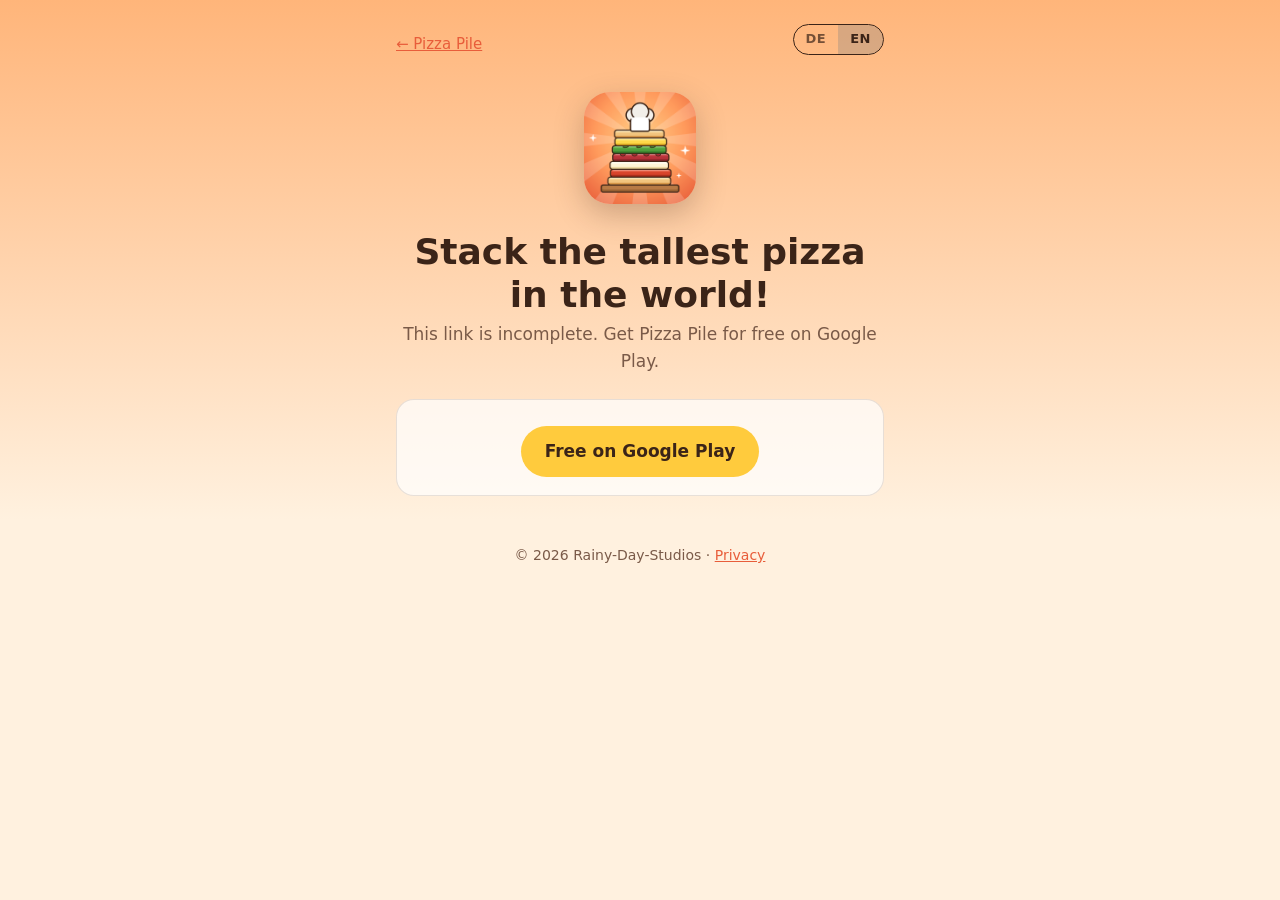
<file: pizza-pile/join/index.html>
<!doctype html>
<html lang="de" data-title-de="Pizza Pile – Einladung" data-title-en="Pizza Pile – Invitation">
<head>
  <meta charset="utf-8" />
  <meta name="viewport" content="width=device-width, initial-scale=1" />
  <title>Pizza Pile – Einladung</title>
  <meta name="robots" content="noindex" />
  <meta name="description" content="Eine Einladung oder Herausforderung in Pizza Pile. An invitation or challenge in Pizza Pile." />
  <link rel="icon" href="../icon.png" />
  <link rel="stylesheet" href="../../lang.css" />
  <script src="../../lang.js"></script>
  <style>
    :root { --bg1: #ffb57a; --bg2: #fff1df; --text: #3b2418; --muted: #7a5a48; --card: rgba(255,255,255,.7); --line: rgba(59,36,24,.12); --accent: #e85d3a; --yellow: #ffcb3d; }
    @media (prefers-color-scheme: dark) { :root { --bg1: #3a2116; --bg2: #1e1612; --text: #f4e6d6; --muted: #c4ad98; --card: rgba(255,255,255,.06); --line: rgba(244,230,214,.12); --accent: #ff8a5c; } }
    * { box-sizing: border-box; }
    html, body { margin: 0; min-height: 100%; }
    body {
      background: linear-gradient(var(--bg1), var(--bg2) 520px) var(--bg2);
      color: var(--text);
      font: 17px/1.6 system-ui, -apple-system, "Segoe UI", Roboto, sans-serif;
      overflow-x: hidden;
    }
    main { position: relative; max-width: 520px; margin: 0 auto; padding: 32px 16px 64px; text-align: center; }
    .back { display: block; text-align: left; font-size: 15px; }
    .icon { width: 112px; height: 112px; border-radius: 26px; margin-top: 36px; box-shadow: 0 10px 30px rgba(59,36,24,.25); }
    h1 { margin: 18px 0 4px; font-size: clamp(26px, 7vw, 36px); line-height: 1.2; overflow-wrap: anywhere; }
    .lead { color: var(--muted); margin: 0; }
    .card { background: var(--card); border: 1px solid var(--line); border-radius: 18px; padding: 18px 16px; margin-top: 24px; }
    .code { font-size: 30px; font-weight: 800; letter-spacing: 2px; color: var(--accent); margin: 4px 0 10px; font-family: ui-monospace, "SF Mono", Menlo, Consolas, monospace; }
    .btn { display: inline-block; margin: 8px 4px 0; padding: 12px 24px; border-radius: 999px; border: 0; font: inherit; font-weight: 700; text-decoration: none; cursor: pointer; }
    .primary { background: var(--accent); color: #fff; box-shadow: 0 6px 16px rgba(232,93,58,.35); }
    .secondary { background: var(--yellow); color: #3b2418; }
    .ghost { background: none; color: var(--accent); border: 2px solid var(--accent); padding: 8px 18px; font-size: 15px; }
    .btn:hover { filter: brightness(1.05); }
    ol { text-align: left; color: var(--muted); padding-left: 22px; margin: 12px 0 0; }
    ol li { margin: 4px 0; }
    a { color: var(--accent); }
    [hidden] { display: none !important; }
    footer { margin-top: 48px; color: var(--muted); font-size: 14px; }
  </style>
</head>
<body>
  <main>
    <div class="lang-switch" role="group" aria-label="Sprache / Language">
      <button type="button" data-set="de" lang="de">DE</button>
      <button type="button" data-set="en" lang="en">EN</button>
    </div>
    <a class="back" href="../">← Pizza Pile</a>

    <img class="icon" src="../icon.png" width="112" height="112" alt="Pizza Pile" />

    <!-- friend invite: ?f=CODE&n=Name -->
    <section id="friend" hidden>
      <h1><span class="l10n" lang="de"><span class="who"></span> lädt dich zu Pizza Pile ein!</span><span class="l10n" lang="en"><span class="who"></span> invites you to Pizza Pile!</span></h1>
      <p class="lead"><span class="l10n" lang="de">Werdet Freunde und fordert euch gegenseitig heraus.</span><span class="l10n" lang="en">Become friends and challenge each other.</span></p>
    </section>

    <!-- challenge link: ?c=ID&n=Name&s=Score -->
    <section id="challenge" hidden>
      <h1><span class="l10n" lang="de"><span class="who"></span> fordert dich heraus!</span><span class="l10n" lang="en"><span class="who"></span> challenges you!</span></h1>
      <p class="lead"><span class="l10n" lang="de">Schlag <strong class="score"></strong> Punkte in Pizza Pile. Du hast 24 Stunden Zeit.</span><span class="l10n" lang="en">Beat <strong class="score"></strong> points in Pizza Pile. You have 24 hours.</span></p>
    </section>

    <!-- no or broken parameters -->
    <section id="none" hidden>
      <h1><span class="l10n" lang="de">Stapel die höchste Pizza der Welt!</span><span class="l10n" lang="en">Stack the tallest pizza in the world!</span></h1>
      <p class="lead"><span class="l10n" lang="de">Dieser Link ist unvollständig. Hol dir Pizza Pile kostenlos bei Google Play.</span><span class="l10n" lang="en">This link is incomplete. Get Pizza Pile for free on Google Play.</span></p>
    </section>

    <div class="card">
      <a id="open" class="btn primary" href="#" hidden><span class="l10n" lang="de">In Pizza Pile öffnen</span><span class="l10n" lang="en">Open in Pizza Pile</span></a>
      <a id="store" class="btn secondary" href="https://play.google.com/store/apps/details?id=com.rainydaystudios.pizzapile"><span class="l10n" lang="de">Kostenlos bei Google Play</span><span class="l10n" lang="en">Free on Google Play</span></a>

      <div id="codebox" hidden>
        <p class="lead" style="margin-top:18px"><span class="l10n" lang="de">Oder gib den Freundescode im Spiel ein:</span><span class="l10n" lang="en">Or enter the friend code in the game:</span></p>
        <div class="code" id="code"></div>
        <button type="button" class="btn ghost" id="copy"><span class="l10n" lang="de">Code kopieren</span><span class="l10n" lang="en">Copy code</span></button>
        <span id="copied" class="lead" hidden> ✓</span>
        <ol>
          <li><span class="l10n" lang="de">Pizza Pile installieren und starten</span><span class="l10n" lang="en">Install and start Pizza Pile</span></li>
          <li><span class="l10n" lang="de">Im Menü oben links das Duell-Symbol antippen → „Freunde“</span><span class="l10n" lang="en">In the menu, tap the duel icon in the top left → “Friends”</span></li>
          <li><span class="l10n" lang="de">„Code eingeben“ und den Code einfügen</span><span class="l10n" lang="en">Tap “Enter code” and paste the code</span></li>
        </ol>
      </div>
      <p id="challengeHint" class="lead" style="margin-top:16px" hidden><span class="l10n" lang="de">Hast du Pizza Pile gerade erst installiert? Öffne danach diesen Link noch einmal.</span><span class="l10n" lang="en">Just installed Pizza Pile? Open this link again afterwards.</span></p>
    </div>

    <footer>© 2026 Rainy-Day-Studios · <a href="../privacy.html"><span class="l10n" lang="de">Datenschutz</span><span class="l10n" lang="en">Privacy</span></a></footer>
  </main>

  <script>
    // Read the link parameters (the same ones the app parses in src/logic/friendChallenge.ts, parseLink).
    (function () {
      var PKG = 'com.rainydaystudios.pizzapile';
      var STORE = 'https://play.google.com/store/apps/details?id=' + PKG;
      var q = new URLSearchParams(location.search);
      var name = (q.get('n') || '').trim().slice(0, 24);
      var c = q.get('c') || '';
      var f = (q.get('f') || '').toUpperCase().replace(/[^A-Z0-9]/g, '').replace(/^PIZZA(?=[A-Z0-9]{6}$)/, '');
      var query = '';
      var view = 'none';
      if (/^[A-Za-z0-9]{10,40}$/.test(c)) {
        view = 'challenge';
        query = 'c=' + encodeURIComponent(c);
        var s = parseInt(q.get('s') || '', 10);
        var scoreEls = document.querySelectorAll('.score');
        for (var i = 0; i < scoreEls.length; i++) scoreEls[i].textContent = isFinite(s) && s >= 0 ? String(s) : '?';
        document.getElementById('challengeHint').hidden = false;
      } else if (/^[A-Z0-9]{6}$/.test(f)) {
        view = 'friend';
        query = 'f=' + f;
        document.getElementById('code').textContent = 'PIZZA-' + f;
        document.getElementById('codebox').hidden = false;
      }
      document.getElementById(view).hidden = false;
      var who = document.querySelectorAll('.who');
      for (var j = 0; j < who.length; j++)
        who[j].textContent = name || (who[j].closest('[lang]').lang === 'de' ? 'Ein Freund' : 'A friend');

      if (query) {
        var open = document.getElementById('open');
        // Android: opens the app (custom scheme), or the Play Store if it is not installed.
        var isAndroid = /Android/i.test(navigator.userAgent);
        open.href = isAndroid
          ? 'intent://join?' + query + '#Intent;scheme=' + PKG + ';package=' + PKG + ';S.browser_fallback_url=' + encodeURIComponent(STORE) + ';end'
          : PKG + '://join?' + query;
        open.hidden = !isAndroid;
      }

      document.getElementById('copy').addEventListener('click', function () {
        var text = document.getElementById('code').textContent;
        var done = function () { document.getElementById('copied').hidden = false; };
        if (navigator.clipboard && navigator.clipboard.writeText) navigator.clipboard.writeText(text).then(done, function () {});
        else {
          var r = document.createRange();
          r.selectNodeContents(document.getElementById('code'));
          var sel = getSelection(); sel.removeAllRanges(); sel.addRange(r);
          try { document.execCommand('copy'); done(); } catch (err) {}
        }
      });
    })();
  </script>
</body>
</html>
</file>
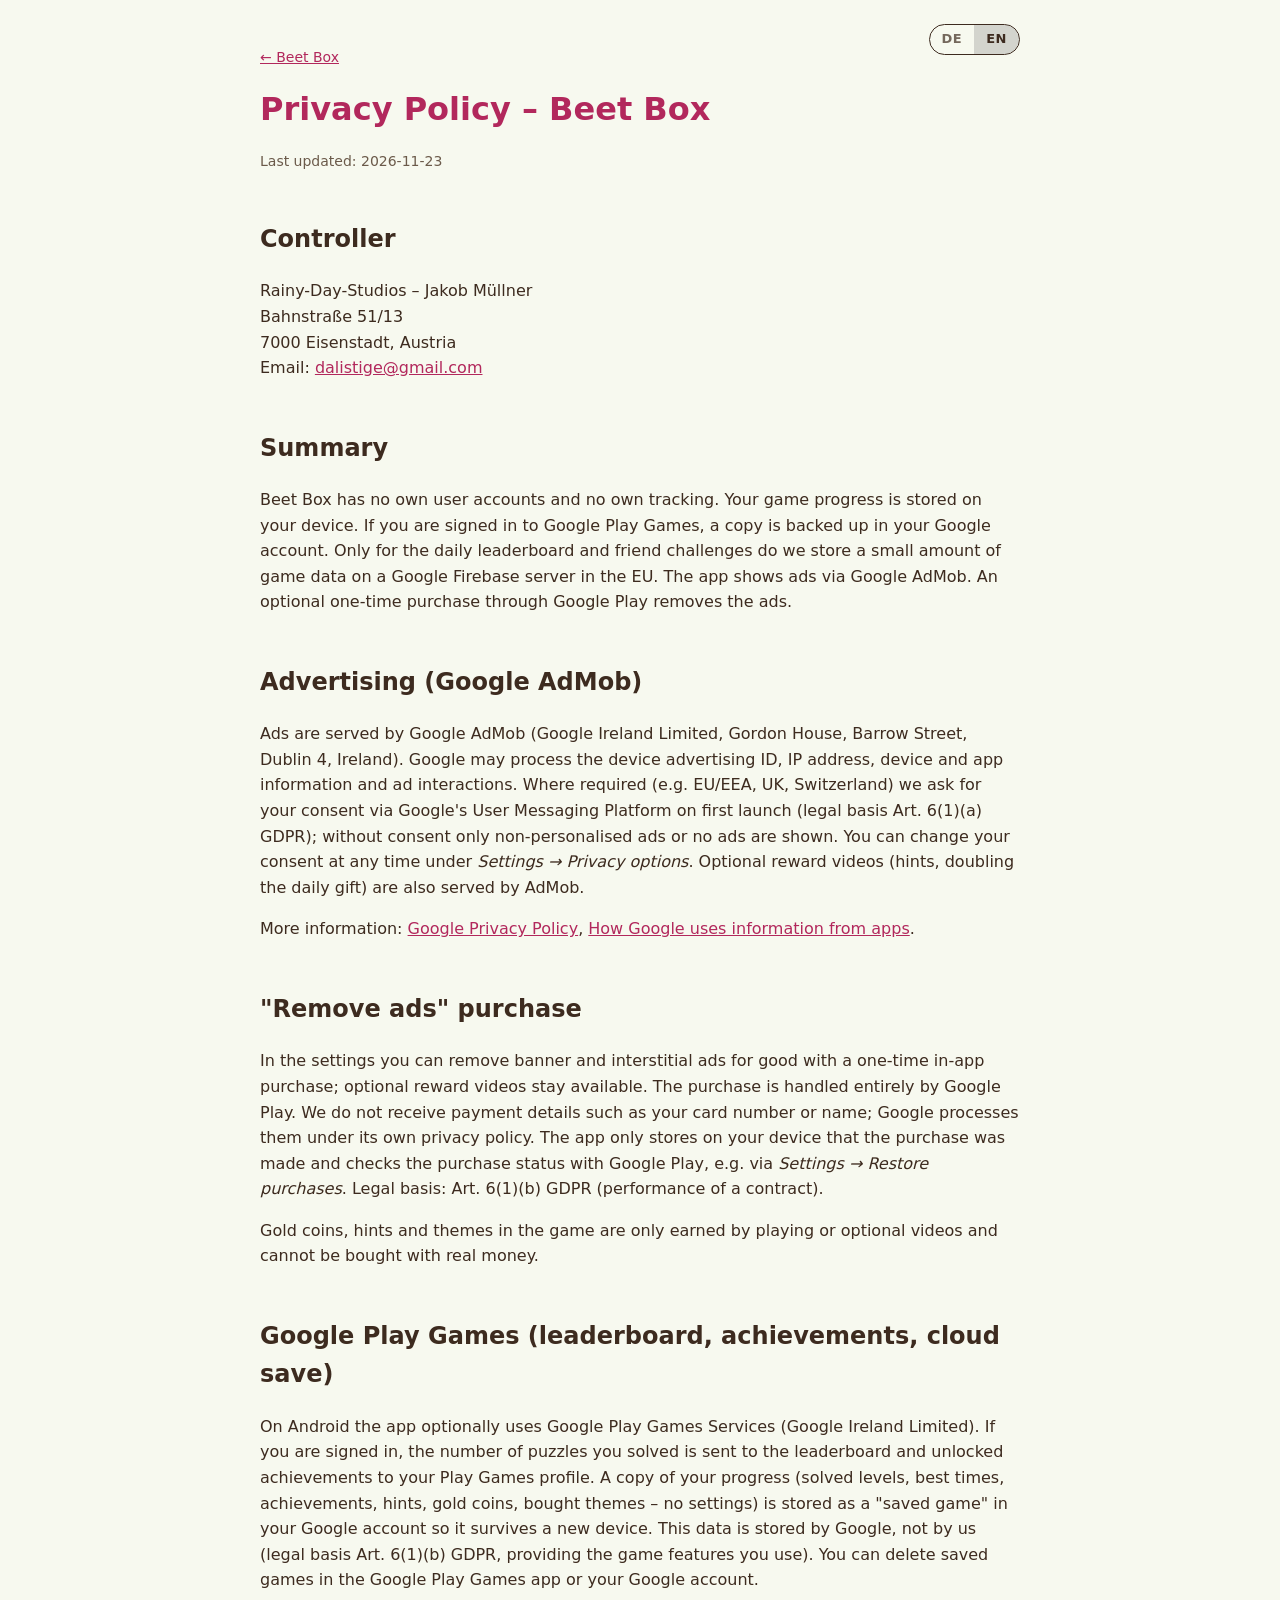
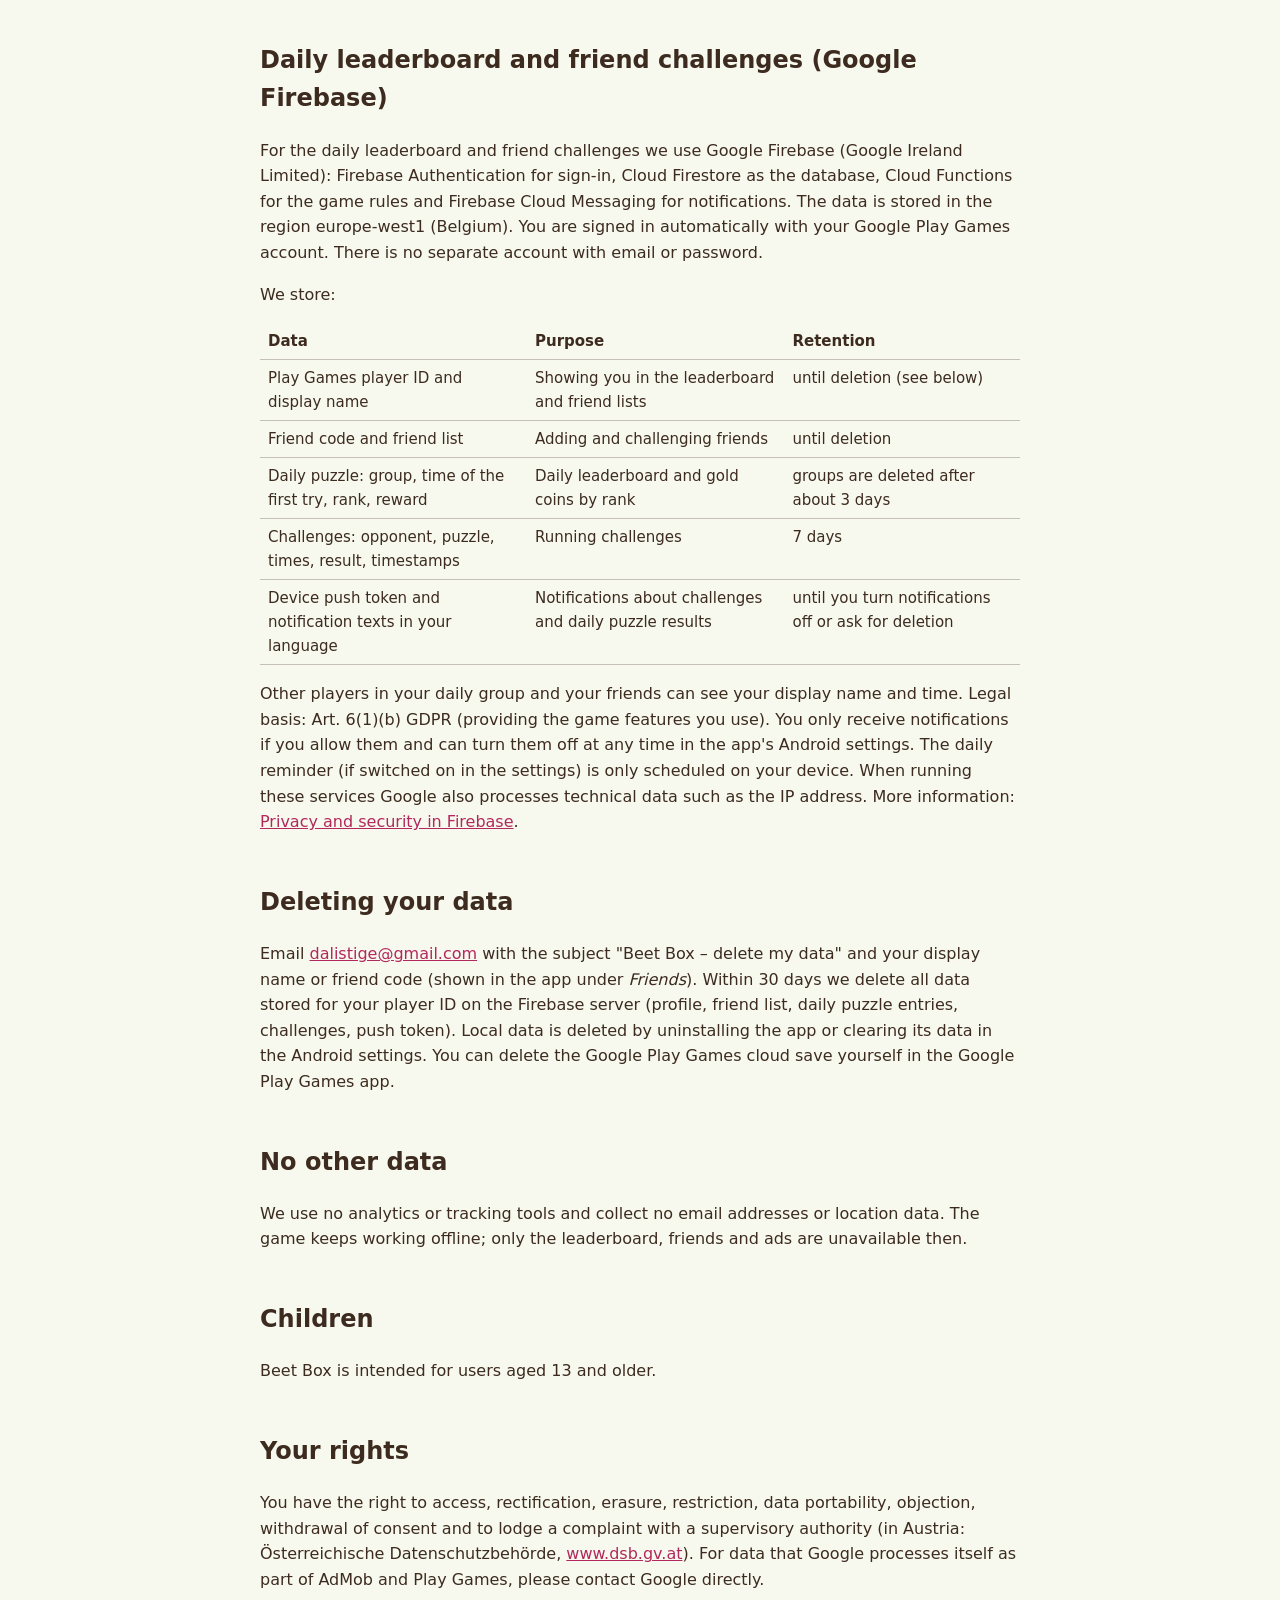
<file: beet-box/privacy.html>
<!doctype html>
<html lang="de" data-title-de="Beet Box – Datenschutzerklärung" data-title-en="Beet Box – Privacy Policy">
<head>
  <meta charset="utf-8" />
  <meta name="viewport" content="width=device-width, initial-scale=1" />
  <title>Beet Box – Datenschutzerklärung / Privacy Policy</title>
  <link rel="stylesheet" href="../lang.css" />
  <script src="../lang.js"></script>
  <style>
    :root { --bg: #f7f9ef; --text: #3d2b1f; --accent: #b2285c; --muted: #6b5a4a; }
    @media (prefers-color-scheme: dark) { :root { --bg: #161b12; --text: #f1f4e6; --accent: #f4a6b8; --muted: #b6c2a4; } }
    body { margin: 0; background: var(--bg); color: var(--text); font: 16px/1.6 system-ui, sans-serif; }
    main { position: relative; max-width: 760px; margin: 0 auto; padding: 32px 16px 64px; }
    h1 { color: var(--accent); line-height: 1.2; }
    h2 { margin-top: 2em; }
    a { color: var(--accent); }
    .note { color: var(--muted); font-size: 14px; }
    table { border-collapse: collapse; width: 100%; font-size: 15px; }
    th, td { text-align: left; vertical-align: top; padding: 6px 8px; border-bottom: 1px solid color-mix(in srgb, var(--muted) 35%, transparent); }
    .scroll { overflow-x: auto; }
  </style>
</head>
<body>
<main>
    <div class="lang-switch" role="group" aria-label="Sprache / Language">
      <button type="button" data-set="de" lang="de">DE</button>
      <button type="button" data-set="en" lang="en">EN</button>
    </div>
  <p class="note"><a href="./">← Beet Box</a></p>

  <div class="l10n" lang="de">
  <h1>Datenschutzerklärung – Beet Box</h1>
  <p class="note">Stand: 23.11.2026</p>

  <h2>Verantwortlicher</h2>
  <p>Rainy-Day-Studios – Jakob Müllner<br />Bahnstraße 51/13<br />7000 Eisenstadt, Österreich<br />E-Mail: <a href="mailto:dalistige@gmail.com">dalistige@gmail.com</a></p>

  <h2>Kurzfassung</h2>
  <p>Beet Box hat kein eigenes Benutzerkonto und kein eigenes Tracking. Dein Spielfortschritt wird auf deinem Gerät gespeichert. Wenn du in Google Play Spiele angemeldet bist, wird eine Kopie in deinem Google-Konto gesichert. Nur für die Tages-Bestenliste und die Freundes-Herausforderungen speichern wir wenige Spieldaten auf einem Server von Google Firebase in der EU. Die App zeigt Werbung über Google AdMob. Mit einem optionalen einmaligen Kauf über Google Play lässt sich die Werbung entfernen.</p>

  <h2>Werbung (Google AdMob)</h2>
  <p>Für die Werbeanzeigen nutzen wir Google AdMob, einen Dienst der Google Ireland Limited, Gordon House, Barrow Street, Dublin 4, Irland. Dabei können insbesondere folgende Daten von Google verarbeitet werden: Werbe-ID des Geräts, IP-Adresse, Geräte- und App-Informationen sowie Interaktionen mit Anzeigen.</p>
  <p>Beim ersten Start fragen wir, soweit gesetzlich erforderlich (z. B. EU/EWR, Vereinigtes Königreich, Schweiz), über die Google User Messaging Platform deine Einwilligung zu personalisierter Werbung ein (Rechtsgrundlage Art. 6 Abs. 1 lit. a DSGVO). Ohne Einwilligung werden nur nicht-personalisierte Anzeigen oder keine Anzeigen ausgeliefert. Deine Einwilligung kannst du jederzeit in der App unter <em>Einstellungen → Datenschutz-Optionen</em> ändern. Freiwillige Belohnungsvideos (Tipps, Tagesgeschenk verdoppeln) werden ebenfalls über AdMob ausgeliefert.</p>
  <p>Weitere Informationen: <a href="https://policies.google.com/privacy">Datenschutzerklärung von Google</a>, <a href="https://policies.google.com/technologies/partner-sites">Wie Google Daten von Apps verwendet</a>.</p>

  <h2>Kauf „Werbung entfernen“</h2>
  <p>In den Einstellungen kannst du mit einem einmaligen In-App-Kauf die Banner- und Zwischenwerbung dauerhaft entfernen; freiwillige Belohnungsvideos bleiben verfügbar. Der Kauf wird vollständig über Google Play abgewickelt. Zahlungsdaten wie Kreditkarte oder Name erhalten wir nicht; Google verarbeitet sie nach eigenen Datenschutzbestimmungen. Die App speichert auf deinem Gerät nur, dass der Kauf getätigt wurde, und fragt dazu bei Google Play den Kaufstatus ab, z. B. über <em>Einstellungen → Käufe wiederherstellen</em>. Rechtsgrundlage ist Art. 6 Abs. 1 lit. b DSGVO (Vertragserfüllung).</p>
  <p>Goldmünzen, Tipps und Themes im Spiel werden nur durch Spielen oder freiwillige Videos verdient und können nicht mit echtem Geld gekauft werden.</p>

  <h2>Google Play Spiele (Bestenliste, Erfolge, Cloud-Speicherstand)</h2>
  <p>Auf Android nutzt die App optional die Google Play Games Services der Google Ireland Limited. Bist du dort angemeldet, wird die Zahl deiner gelösten Rätsel an die Bestenliste und freigeschaltete Erfolge an dein Play-Spiele-Profil übermittelt. Eine Kopie deines Fortschritts (gelöste Level, Bestzeiten, Erfolge, Tipps, Goldmünzen, gekaufte Themes – keine Einstellungen) wird als „gespeichertes Spiel“ in deinem Google-Konto abgelegt, damit er bei einem Gerätewechsel erhalten bleibt. Diese Daten speichert Google, nicht wir (Rechtsgrundlage Art. 6 Abs. 1 lit. b DSGVO, Bereitstellung der von dir genutzten Spielfunktionen). Gespeicherte Spiele kannst du in der Google-Play-Spiele-App bzw. in deinem Google-Konto löschen.</p>

  <h2>Tages-Bestenliste und Freunde herausfordern (Google Firebase)</h2>
  <p>Für die Tages-Bestenliste und die Freundes-Herausforderungen nutzen wir Google Firebase (Google Ireland Limited): Firebase Authentication für die Anmeldung, Cloud Firestore als Datenbank, Cloud Functions für die Spielregeln und Firebase Cloud Messaging für Benachrichtigungen. Die Daten liegen in der Region europe-west1 (Belgien). Die Anmeldung erfolgt automatisch mit deinem Google-Play-Spiele-Konto. Ein eigenes Konto mit E-Mail oder Passwort gibt es nicht.</p>
  <p>Gespeichert werden:</p>
  <div class="scroll"><table>
    <tr><th>Daten</th><th>Zweck</th><th>Speicherdauer</th></tr>
    <tr><td>Play-Spiele-Spieler-ID und Anzeigename</td><td>Dich in Bestenliste und Freundesliste anzeigen</td><td>bis zur Löschung (siehe unten)</td></tr>
    <tr><td>Freundes-Code und Freundesliste</td><td>Freunde hinzufügen und herausfordern</td><td>bis zur Löschung</td></tr>
    <tr><td>Tagesrätsel: Gruppe, Zeit des ersten Versuchs, Platzierung, Belohnung</td><td>Tages-Bestenliste und Goldmünzen nach Platz</td><td>Gruppen werden nach etwa 3 Tagen gelöscht</td></tr>
    <tr><td>Herausforderungen: Gegner, Rätsel, Zeiten, Ergebnis, Zeitpunkte</td><td>Herausforderungen abwickeln</td><td>7 Tage</td></tr>
    <tr><td>Push-Token des Geräts und Texte der Benachrichtigungen in deiner Sprache</td><td>Benachrichtigungen zu Herausforderungen und zum Ergebnis des Tagesrätsels</td><td>bis du Benachrichtigungen abschaltest oder die Daten löschen lässt</td></tr>
  </table></div>
  <p>Deinen Anzeigenamen und deine Zeit sehen andere Spieler deiner Tagesgruppe und deine Freunde. Rechtsgrundlage ist Art. 6 Abs. 1 lit. b DSGVO (Bereitstellung der von dir genutzten Spielfunktionen). Benachrichtigungen erhältst du nur, wenn du sie erlaubst; du kannst sie jederzeit in den Android-Einstellungen der App abschalten. Die tägliche Erinnerung (falls in den Einstellungen eingeschaltet) wird nur auf deinem Gerät geplant. Google verarbeitet beim Betrieb dieser Dienste außerdem technische Daten wie die IP-Adresse. Weitere Informationen: <a href="https://firebase.google.com/support/privacy">Datenschutz bei Firebase</a>.</p>

  <h2 id="delete">Daten löschen</h2>
  <p>Schreib uns eine E-Mail an <a href="mailto:dalistige@gmail.com?subject=Beet%20Box%20-%20Daten%20l%C3%B6schen">dalistige@gmail.com</a> mit dem Betreff „Beet Box – Daten löschen“ und deinem Anzeigenamen bzw. Freundes-Code (steht in der App unter <em>Freunde</em>). Wir löschen dann innerhalb von 30 Tagen alle Daten, die zu deiner Spieler-ID auf dem Firebase-Server gespeichert sind (Profil, Freundesliste, Einträge im Tagesrätsel, Herausforderungen, Push-Token). Lokale Daten löschst du, indem du die App deinstallierst oder ihre Daten in den Android-Einstellungen löschst. Den Cloud-Speicherstand bei Google Play Spiele kannst du selbst in der Google-Play-Spiele-App löschen.</p>

  <h2>Keine weiteren Daten</h2>
  <p>Wir verwenden keine Analyse- oder Tracking-Werkzeuge und erheben keine E-Mail-Adressen oder Standortdaten. Ohne Internetverbindung funktioniert das Spiel weiter, nur Bestenliste, Freunde und Werbung sind dann nicht verfügbar.</p>

  <h2>Kinder</h2>
  <p>Beet Box richtet sich an Personen ab 13 Jahren.</p>

  <h2>Deine Rechte</h2>
  <p>Du hast das Recht auf Auskunft, Berichtigung, Löschung, Einschränkung der Verarbeitung, Datenübertragbarkeit, Widerspruch und Widerruf erteilter Einwilligungen sowie ein Beschwerderecht bei einer Datenschutz-Aufsichtsbehörde, in Österreich bei der Österreichischen Datenschutzbehörde (Barichgasse 40–42, 1030 Wien, <a href="https://www.dsb.gv.at">www.dsb.gv.at</a>). Für Daten, die Google im Rahmen von AdMob und Play Spiele selbst verarbeitet, wende dich bitte direkt an Google.</p>
  </div>

  <div class="l10n" lang="en">
  <h1>Privacy Policy – Beet Box</h1>
  <p class="note">Last updated: 2026-11-23</p>

  <h2>Controller</h2>
  <p>Rainy-Day-Studios – Jakob Müllner<br />Bahnstraße 51/13<br />7000 Eisenstadt, Austria<br />Email: <a href="mailto:dalistige@gmail.com">dalistige@gmail.com</a></p>

  <h2>Summary</h2>
  <p>Beet Box has no own user accounts and no own tracking. Your game progress is stored on your device. If you are signed in to Google Play Games, a copy is backed up in your Google account. Only for the daily leaderboard and friend challenges do we store a small amount of game data on a Google Firebase server in the EU. The app shows ads via Google AdMob. An optional one-time purchase through Google Play removes the ads.</p>

  <h2>Advertising (Google AdMob)</h2>
  <p>Ads are served by Google AdMob (Google Ireland Limited, Gordon House, Barrow Street, Dublin 4, Ireland). Google may process the device advertising ID, IP address, device and app information and ad interactions. Where required (e.g. EU/EEA, UK, Switzerland) we ask for your consent via Google's User Messaging Platform on first launch (legal basis Art. 6(1)(a) GDPR); without consent only non-personalised ads or no ads are shown. You can change your consent at any time under <em>Settings → Privacy options</em>. Optional reward videos (hints, doubling the daily gift) are also served by AdMob.</p>
  <p>More information: <a href="https://policies.google.com/privacy">Google Privacy Policy</a>, <a href="https://policies.google.com/technologies/partner-sites">How Google uses information from apps</a>.</p>

  <h2>"Remove ads" purchase</h2>
  <p>In the settings you can remove banner and interstitial ads for good with a one-time in-app purchase; optional reward videos stay available. The purchase is handled entirely by Google Play. We do not receive payment details such as your card number or name; Google processes them under its own privacy policy. The app only stores on your device that the purchase was made and checks the purchase status with Google Play, e.g. via <em>Settings → Restore purchases</em>. Legal basis: Art. 6(1)(b) GDPR (performance of a contract).</p>
  <p>Gold coins, hints and themes in the game are only earned by playing or optional videos and cannot be bought with real money.</p>

  <h2>Google Play Games (leaderboard, achievements, cloud save)</h2>
  <p>On Android the app optionally uses Google Play Games Services (Google Ireland Limited). If you are signed in, the number of puzzles you solved is sent to the leaderboard and unlocked achievements to your Play Games profile. A copy of your progress (solved levels, best times, achievements, hints, gold coins, bought themes – no settings) is stored as a "saved game" in your Google account so it survives a new device. This data is stored by Google, not by us (legal basis Art. 6(1)(b) GDPR, providing the game features you use). You can delete saved games in the Google Play Games app or your Google account.</p>

  <h2>Daily leaderboard and friend challenges (Google Firebase)</h2>
  <p>For the daily leaderboard and friend challenges we use Google Firebase (Google Ireland Limited): Firebase Authentication for sign-in, Cloud Firestore as the database, Cloud Functions for the game rules and Firebase Cloud Messaging for notifications. The data is stored in the region europe-west1 (Belgium). You are signed in automatically with your Google Play Games account. There is no separate account with email or password.</p>
  <p>We store:</p>
  <div class="scroll"><table>
    <tr><th>Data</th><th>Purpose</th><th>Retention</th></tr>
    <tr><td>Play Games player ID and display name</td><td>Showing you in the leaderboard and friend lists</td><td>until deletion (see below)</td></tr>
    <tr><td>Friend code and friend list</td><td>Adding and challenging friends</td><td>until deletion</td></tr>
    <tr><td>Daily puzzle: group, time of the first try, rank, reward</td><td>Daily leaderboard and gold coins by rank</td><td>groups are deleted after about 3 days</td></tr>
    <tr><td>Challenges: opponent, puzzle, times, result, timestamps</td><td>Running challenges</td><td>7 days</td></tr>
    <tr><td>Device push token and notification texts in your language</td><td>Notifications about challenges and daily puzzle results</td><td>until you turn notifications off or ask for deletion</td></tr>
  </table></div>
  <p>Other players in your daily group and your friends can see your display name and time. Legal basis: Art. 6(1)(b) GDPR (providing the game features you use). You only receive notifications if you allow them and can turn them off at any time in the app's Android settings. The daily reminder (if switched on in the settings) is only scheduled on your device. When running these services Google also processes technical data such as the IP address. More information: <a href="https://firebase.google.com/support/privacy">Privacy and security in Firebase</a>.</p>

  <h2 id="delete-en">Deleting your data</h2>
  <p>Email <a href="mailto:dalistige@gmail.com?subject=Beet%20Box%20-%20Delete%20my%20data">dalistige@gmail.com</a> with the subject "Beet Box – delete my data" and your display name or friend code (shown in the app under <em>Friends</em>). Within 30 days we delete all data stored for your player ID on the Firebase server (profile, friend list, daily puzzle entries, challenges, push token). Local data is deleted by uninstalling the app or clearing its data in the Android settings. You can delete the Google Play Games cloud save yourself in the Google Play Games app.</p>

  <h2>No other data</h2>
  <p>We use no analytics or tracking tools and collect no email addresses or location data. The game keeps working offline; only the leaderboard, friends and ads are unavailable then.</p>

  <h2>Children</h2>
  <p>Beet Box is intended for users aged 13 and older.</p>

  <h2>Your rights</h2>
  <p>You have the right to access, rectification, erasure, restriction, data portability, objection, withdrawal of consent and to lodge a complaint with a supervisory authority (in Austria: Österreichische Datenschutzbehörde, <a href="https://www.dsb.gv.at">www.dsb.gv.at</a>). For data that Google processes itself as part of AdMob and Play Games, please contact Google directly.</p>
  </div>
</main>
<script>
  // map #delete from the app to the English version
  if (location.hash === '#delete' && document.documentElement.lang === 'en') location.hash = '#delete-en';
</script>
</body>
</html>
</file>
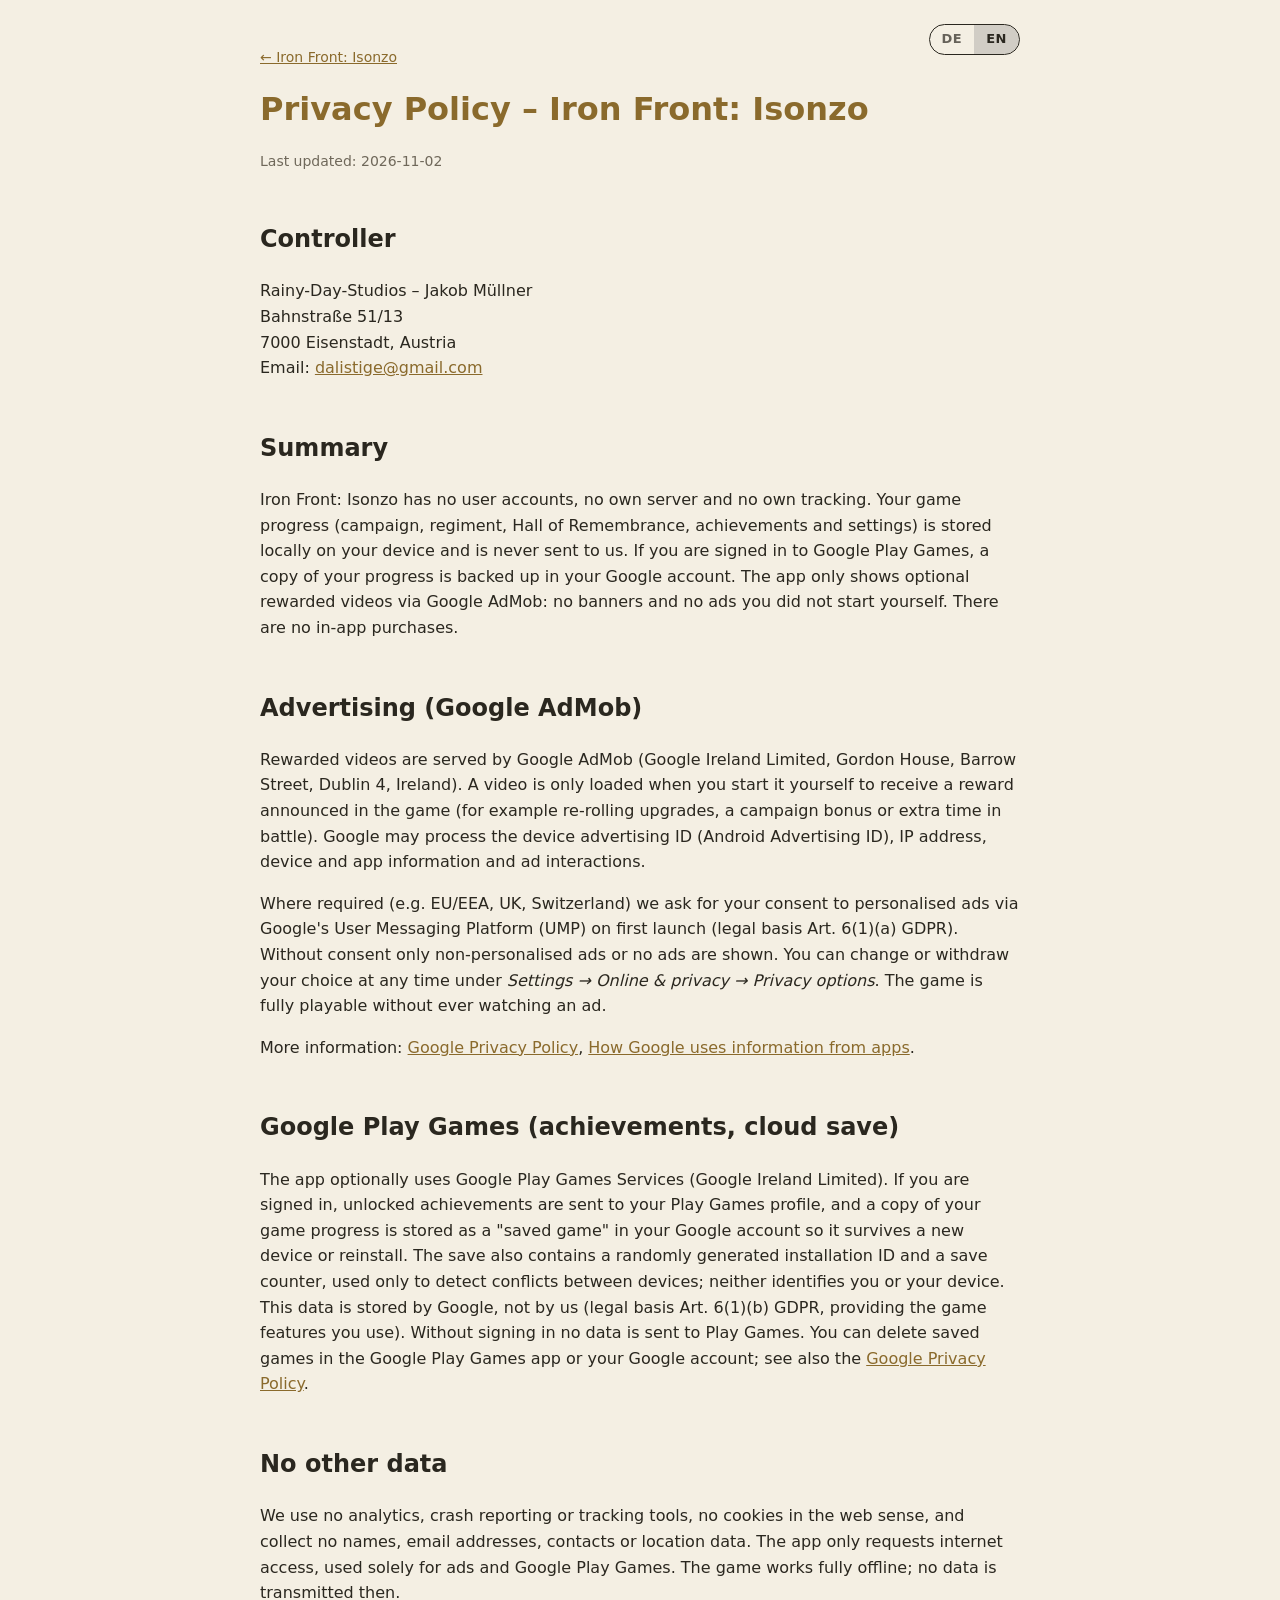
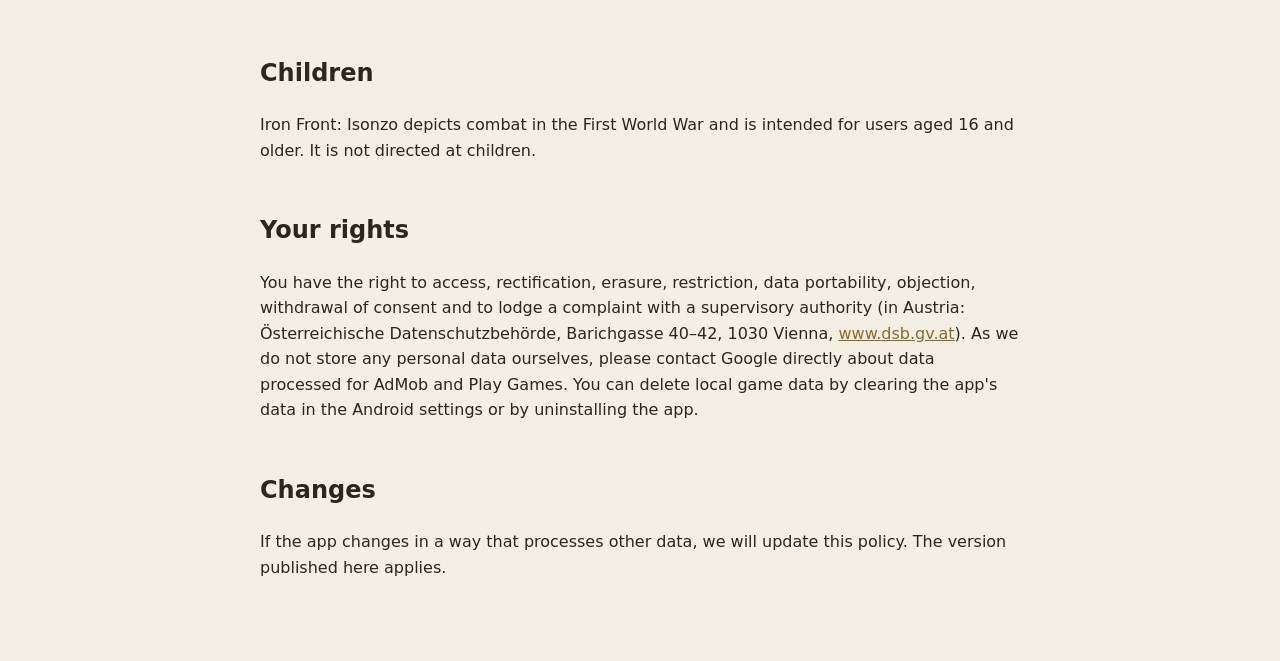
<file: iron-front-isonzo/privacy.html>
<!doctype html>
<html lang="de" data-title-de="Iron Front: Isonzo – Datenschutzerklärung" data-title-en="Iron Front: Isonzo – Privacy Policy">
<head>
  <meta charset="utf-8" />
  <meta name="viewport" content="width=device-width, initial-scale=1" />
  <title>Iron Front: Isonzo – Datenschutzerklärung / Privacy Policy</title>
  <link rel="icon" href="icon.png" />
  <link rel="stylesheet" href="../lang.css" />
  <script src="../lang.js"></script>
  <style>
    :root { --bg: #f4efe3; --text: #2a271f; --accent: #8a6a2c; --muted: #6f685a; }
    @media (prefers-color-scheme: dark) { :root { --bg: #1b1a17; --text: #efe8d8; --accent: #d9bb7e; --muted: #b5ab96; } }
    body { margin: 0; background: var(--bg); color: var(--text); font: 16px/1.6 system-ui, sans-serif; }
    main { position: relative; max-width: 760px; margin: 0 auto; padding: 32px 16px 64px; }
    h1 { color: var(--accent); line-height: 1.2; }
    h2 { margin-top: 2em; }
    a { color: var(--accent); }
    .note { color: var(--muted); font-size: 14px; }
    hr { border: 0; border-top: 1px solid var(--muted); margin: 48px 0; opacity: .4; }
  </style>
</head>
<body>
<main>
    <div class="lang-switch" role="group" aria-label="Sprache / Language">
      <button type="button" data-set="de" lang="de">DE</button>
      <button type="button" data-set="en" lang="en">EN</button>
    </div>
  <p class="note"><a href="./">← Iron Front: Isonzo</a></p>
  <div class="l10n" lang="de">
  <h1>Datenschutzerklärung – Iron Front: Isonzo</h1>
  <p class="note">Stand: 02.11.2026</p>

  <h2>Verantwortlicher</h2>
  <p>Rainy-Day-Studios – Jakob Müllner<br />Bahnstraße 51/13<br />7000 Eisenstadt, Österreich<br />E-Mail: <a href="mailto:dalistige@gmail.com">dalistige@gmail.com</a></p>

  <h2>Kurzfassung</h2>
  <p>Iron Front: Isonzo hat kein Benutzerkonto, keinen eigenen Server und kein eigenes Tracking. Dein Spielstand (Kampagne, Regiment, Ehrenhalle, Erfolge und Einstellungen) wird lokal auf deinem Gerät gespeichert und nie an uns übertragen. Wenn du in Google Play Games angemeldet bist, wird eine Kopie deines Spielstands in deinem Google-Konto gesichert. Die App zeigt ausschließlich freiwillige Belohnungsvideos über Google AdMob, aber keine Banner und keine Werbung, die du nicht selbst startest. Es gibt keine In-App-Käufe.</p>

  <h2>Werbung (Google AdMob)</h2>
  <p>Für die Belohnungsvideos nutzen wir Google AdMob, einen Dienst der Google Ireland Limited, Gordon House, Barrow Street, Dublin 4, Irland. Ein Video wird nur geladen, wenn du es selbst startest, um eine im Spiel angekündigte Belohnung zu erhalten (zum Beispiel Verbesserungen neu auswürfeln, einen Bonus für die Kampagne oder mehr Zeit im Gefecht). Dabei können insbesondere folgende Daten von Google verarbeitet werden: Werbe-ID des Geräts (Android Advertising ID), IP-Adresse, Geräte- und App-Informationen sowie Interaktionen mit Anzeigen.</p>
  <p>Beim ersten Start fragen wir, soweit gesetzlich erforderlich (z. B. EU/EWR, Vereinigtes Königreich, Schweiz), über die Google User Messaging Platform (UMP) deine Einwilligung zu personalisierter Werbung ein (Rechtsgrundlage Art. 6 Abs. 1 lit. a DSGVO). Ohne Einwilligung werden nur nicht-personalisierte Anzeigen oder keine Anzeigen ausgeliefert. Deine Auswahl kannst du jederzeit in der App unter <em>Einstellungen → Online &amp; Datenschutz → Datenschutz-Optionen</em> ändern oder widerrufen. Das Spiel ist auch ganz ohne Werbung vollständig spielbar.</p>
  <p>Weitere Informationen: <a href="https://policies.google.com/privacy">Datenschutzerklärung von Google</a>, <a href="https://policies.google.com/technologies/partner-sites">Wie Google Daten von Apps verwendet</a>.</p>

  <h2>Google Play Games (Erfolge, Cloud-Speicherstand)</h2>
  <p>Die App nutzt optional die Google Play Games Services der Google Ireland Limited. Bist du dort angemeldet, werden freigeschaltete Erfolge an dein Play-Games-Profil übermittelt, und eine Kopie deines Spielstands wird als „gespeichertes Spiel“ in deinem Google-Konto abgelegt, damit er bei einem Gerätewechsel oder einer Neuinstallation erhalten bleibt. Zum Spielstand gehören außerdem eine zufällig erzeugte Installations-Kennung und ein Speicherzähler; beides dient nur dazu, Konflikte zwischen mehreren Geräten zu erkennen, und lässt keinen Rückschluss auf deine Person oder dein Gerät zu. Diese Daten speichert Google, nicht wir (Rechtsgrundlage Art. 6 Abs. 1 lit. b DSGVO, Bereitstellung der von dir genutzten Spielfunktionen). Ohne Anmeldung werden keine Daten an Play Games übertragen. Gespeicherte Spiele kannst du in der Google-Play-Games-App bzw. in deinem Google-Konto löschen; siehe auch die <a href="https://policies.google.com/privacy">Datenschutzerklärung von Google</a>.</p>

  <h2>Keine weiteren Daten</h2>
  <p>Wir verwenden keine Analyse-, Absturz- oder Tracking-Werkzeuge, keine Cookies im Web-Sinn und erheben keine Namen, E-Mail-Adressen, Kontakte oder Standortdaten. Die App benötigt nur die Berechtigung für den Internetzugriff, und zwar ausschließlich für Werbung und Google Play Games. Ohne Internetverbindung funktioniert das Spiel vollständig, es werden dann keine Daten übertragen.</p>

  <h2>Kinder</h2>
  <p>Iron Front: Isonzo stellt Kampfhandlungen des Ersten Weltkriegs dar und richtet sich an Personen ab 16 Jahren. Es richtet sich nicht an Kinder.</p>

  <h2>Deine Rechte</h2>
  <p>Du hast das Recht auf Auskunft, Berichtigung, Löschung, Einschränkung der Verarbeitung, Datenübertragbarkeit, Widerspruch und Widerruf erteilter Einwilligungen sowie ein Beschwerderecht bei einer Datenschutz-Aufsichtsbehörde, in Österreich bei der Österreichischen Datenschutzbehörde (Barichgasse 40–42, 1030 Wien, <a href="https://www.dsb.gv.at">www.dsb.gv.at</a>). Da wir selbst keine personenbezogenen Daten speichern, wende dich für Daten, die Google im Rahmen von AdMob und Play Games verarbeitet, bitte direkt an Google. Lokale Spieldaten löschst du, indem du die App-Daten in den Android-Einstellungen löschst oder die App deinstallierst.</p>

  <h2>Änderungen</h2>
  <p>Wenn sich die App so ändert, dass andere Daten verarbeitet werden, passen wir diese Erklärung an. Es gilt die jeweils hier veröffentlichte Fassung.</p>

  </div>

  <div class="l10n" lang="en">
  <h1>Privacy Policy – Iron Front: Isonzo</h1>
  <div>
    <p class="note">Last updated: 2026-11-02</p>
    <h2>Controller</h2>
    <p>Rainy-Day-Studios – Jakob Müllner<br />Bahnstraße 51/13<br />7000 Eisenstadt, Austria<br />Email: <a href="mailto:dalistige@gmail.com">dalistige@gmail.com</a></p>
    <h2>Summary</h2>
    <p>Iron Front: Isonzo has no user accounts, no own server and no own tracking. Your game progress (campaign, regiment, Hall of Remembrance, achievements and settings) is stored locally on your device and is never sent to us. If you are signed in to Google Play Games, a copy of your progress is backed up in your Google account. The app only shows optional rewarded videos via Google AdMob: no banners and no ads you did not start yourself. There are no in-app purchases.</p>
    <h2>Advertising (Google AdMob)</h2>
    <p>Rewarded videos are served by Google AdMob (Google Ireland Limited, Gordon House, Barrow Street, Dublin 4, Ireland). A video is only loaded when you start it yourself to receive a reward announced in the game (for example re-rolling upgrades, a campaign bonus or extra time in battle). Google may process the device advertising ID (Android Advertising ID), IP address, device and app information and ad interactions.</p>
    <p>Where required (e.g. EU/EEA, UK, Switzerland) we ask for your consent to personalised ads via Google's User Messaging Platform (UMP) on first launch (legal basis Art. 6(1)(a) GDPR). Without consent only non-personalised ads or no ads are shown. You can change or withdraw your choice at any time under <em>Settings → Online &amp; privacy → Privacy options</em>. The game is fully playable without ever watching an ad.</p>
    <p>More information: <a href="https://policies.google.com/privacy">Google Privacy Policy</a>, <a href="https://policies.google.com/technologies/partner-sites">How Google uses information from apps</a>.</p>
    <h2>Google Play Games (achievements, cloud save)</h2>
    <p>The app optionally uses Google Play Games Services (Google Ireland Limited). If you are signed in, unlocked achievements are sent to your Play Games profile, and a copy of your game progress is stored as a "saved game" in your Google account so it survives a new device or reinstall. The save also contains a randomly generated installation ID and a save counter, used only to detect conflicts between devices; neither identifies you or your device. This data is stored by Google, not by us (legal basis Art. 6(1)(b) GDPR, providing the game features you use). Without signing in no data is sent to Play Games. You can delete saved games in the Google Play Games app or your Google account; see also the <a href="https://policies.google.com/privacy">Google Privacy Policy</a>.</p>
    <h2>No other data</h2>
    <p>We use no analytics, crash reporting or tracking tools, no cookies in the web sense, and collect no names, email addresses, contacts or location data. The app only requests internet access, used solely for ads and Google Play Games. The game works fully offline; no data is transmitted then.</p>
    <h2>Children</h2>
    <p>Iron Front: Isonzo depicts combat in the First World War and is intended for users aged 16 and older. It is not directed at children.</p>
    <h2>Your rights</h2>
    <p>You have the right to access, rectification, erasure, restriction, data portability, objection, withdrawal of consent and to lodge a complaint with a supervisory authority (in Austria: Österreichische Datenschutzbehörde, Barichgasse 40–42, 1030 Vienna, <a href="https://www.dsb.gv.at">www.dsb.gv.at</a>). As we do not store any personal data ourselves, please contact Google directly about data processed for AdMob and Play Games. You can delete local game data by clearing the app's data in the Android settings or by uninstalling the app.</p>
    <h2>Changes</h2>
    <p>If the app changes in a way that processes other data, we will update this policy. The version published here applies.</p>
  </div>
  </div>
</main>
</body>
</html>
</file>
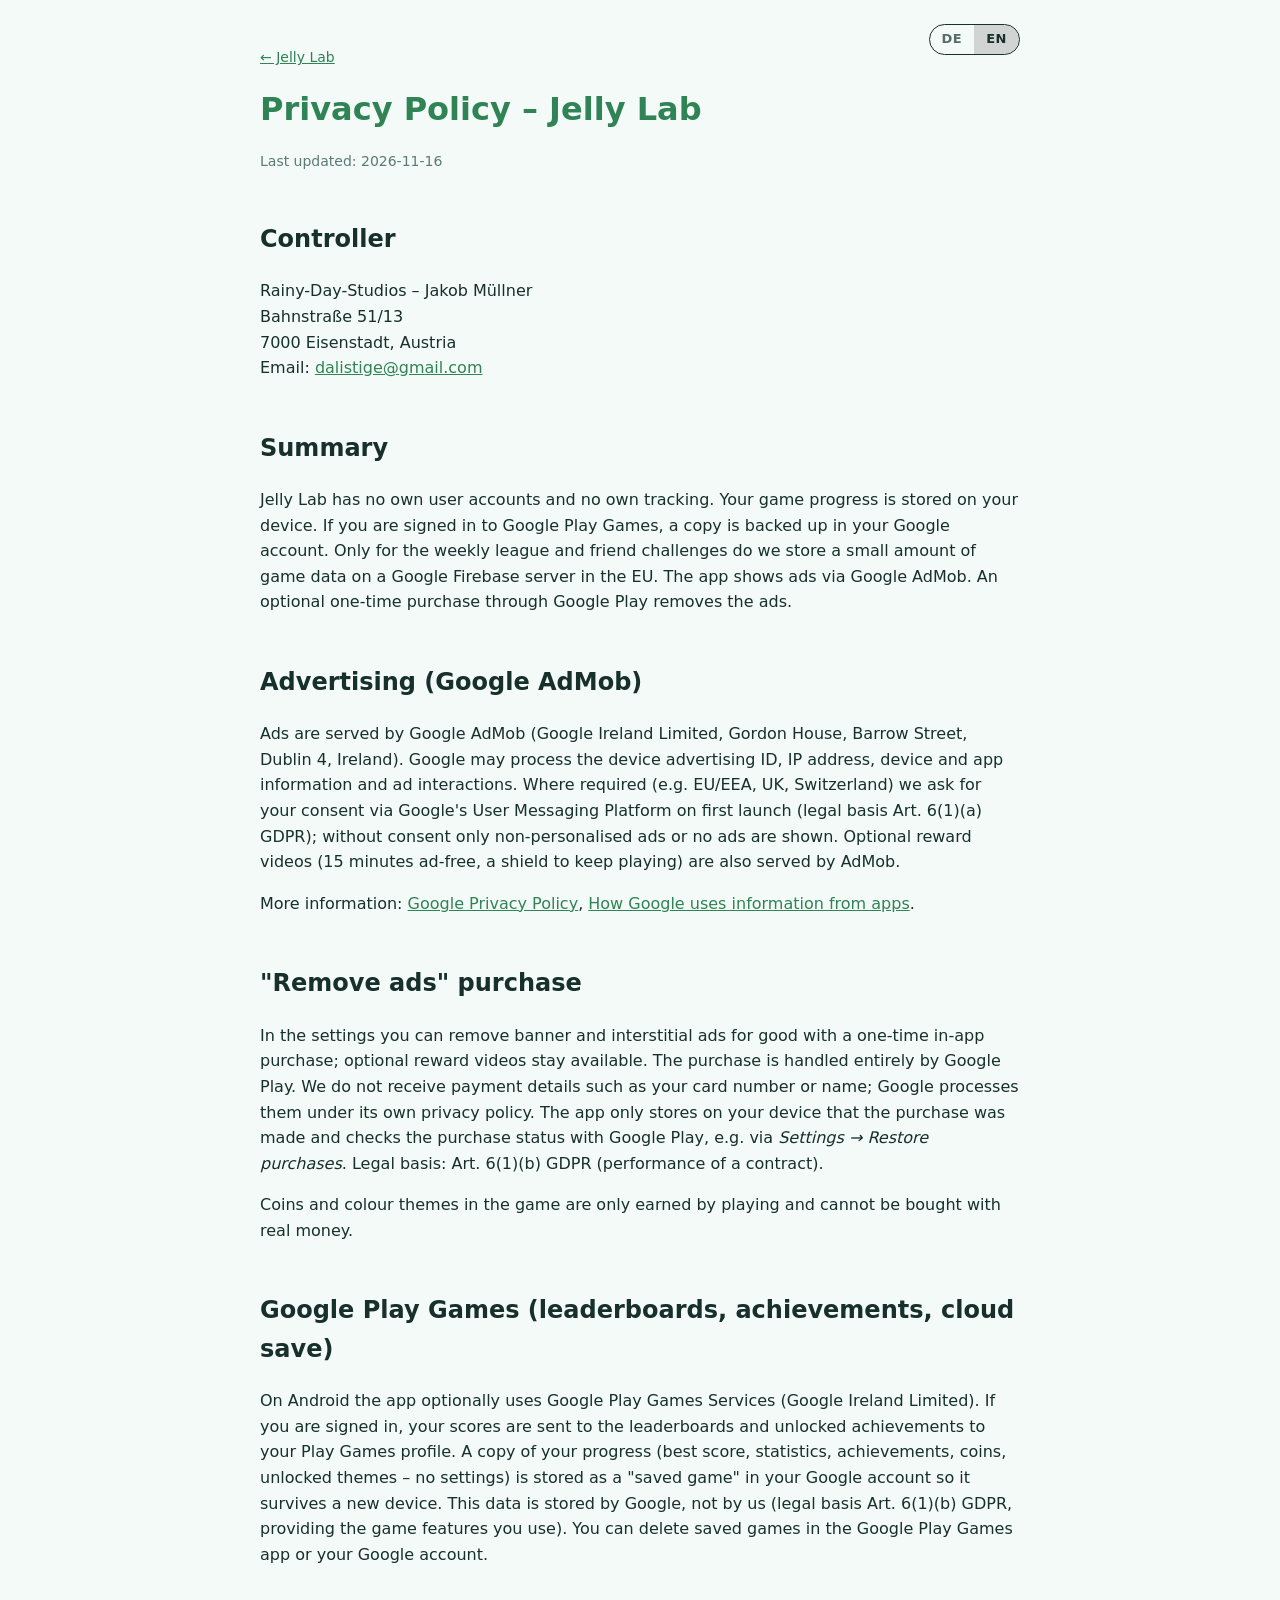
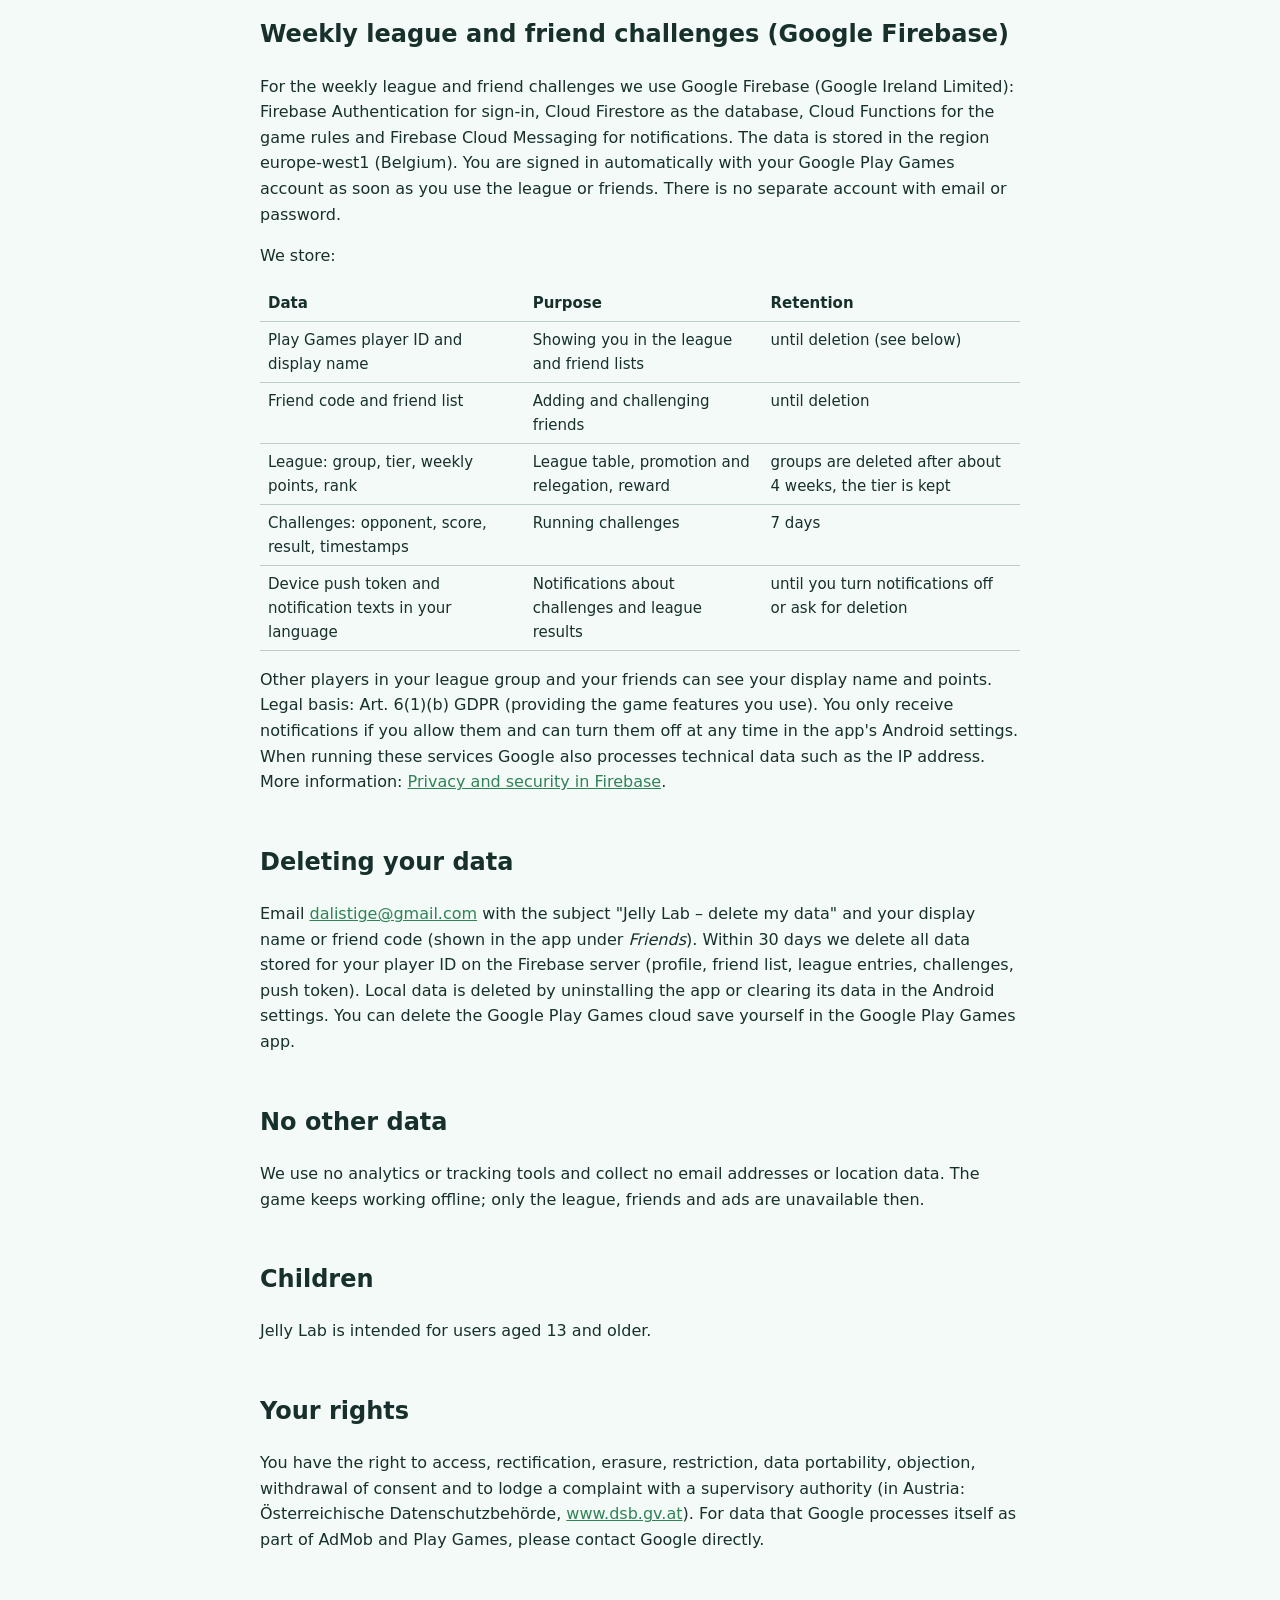
<file: jellylab/privacy.html>
<!doctype html>
<html lang="de" data-title-de="Jelly Lab – Datenschutzerklärung" data-title-en="Jelly Lab – Privacy Policy">
<head>
  <meta charset="utf-8" />
  <meta name="viewport" content="width=device-width, initial-scale=1" />
  <title>Jelly Lab – Datenschutzerklärung / Privacy Policy</title>
  <link rel="stylesheet" href="../lang.css" />
  <script src="../lang.js"></script>
  <style>
    :root { --bg: #f3faf7; --text: #17302c; --accent: #2f8355; --muted: #5b7a73; }
    @media (prefers-color-scheme: dark) { :root { --bg: #101c1e; --text: #e6f3ee; --accent: #8fdca9; --muted: #a9c2bc; } }
    body { margin: 0; background: var(--bg); color: var(--text); font: 16px/1.6 system-ui, sans-serif; }
    main { position: relative; max-width: 760px; margin: 0 auto; padding: 32px 16px 64px; }
    h1 { color: var(--accent); line-height: 1.2; }
    h2 { margin-top: 2em; }
    a { color: var(--accent); }
    .note { color: var(--muted); font-size: 14px; }
    table { border-collapse: collapse; width: 100%; font-size: 15px; }
    th, td { text-align: left; vertical-align: top; padding: 6px 8px; border-bottom: 1px solid color-mix(in srgb, var(--muted) 35%, transparent); }
    .scroll { overflow-x: auto; }
  </style>
</head>
<body>
<main>
    <div class="lang-switch" role="group" aria-label="Sprache / Language">
      <button type="button" data-set="de" lang="de">DE</button>
      <button type="button" data-set="en" lang="en">EN</button>
    </div>
  <p class="note"><a href="./">← Jelly Lab</a></p>

  <div class="l10n" lang="de">
  <h1>Datenschutzerklärung – Jelly Lab</h1>
  <p class="note">Stand: 16.11.2026 (ergänzt: Kauf „Werbung entfernen“, Münzen)</p>

  <h2>Verantwortlicher</h2>
  <p>Rainy-Day-Studios – Jakob Müllner<br />Bahnstraße 51/13<br />7000 Eisenstadt, Österreich<br />E-Mail: <a href="mailto:dalistige@gmail.com">dalistige@gmail.com</a></p>

  <h2>Kurzfassung</h2>
  <p>Jelly Lab hat kein eigenes Benutzerkonto und kein eigenes Tracking. Dein Spielfortschritt wird auf deinem Gerät gespeichert. Wenn du in Google Play Spiele angemeldet bist, wird eine Kopie in deinem Google-Konto gesichert. Nur für die Wochen-Liga und die Freundes-Herausforderungen speichern wir wenige Spieldaten auf einem Server von Google Firebase in der EU. Die App zeigt Werbung über Google AdMob. Mit einem optionalen einmaligen Kauf über Google Play lässt sich die Werbung entfernen.</p>

  <h2>Werbung (Google AdMob)</h2>
  <p>Für die Werbeanzeigen nutzen wir Google AdMob, einen Dienst der Google Ireland Limited, Gordon House, Barrow Street, Dublin 4, Irland. Dabei können insbesondere folgende Daten von Google verarbeitet werden: Werbe-ID des Geräts, IP-Adresse, Geräte- und App-Informationen sowie Interaktionen mit Anzeigen.</p>
  <p>Beim ersten Start fragen wir, soweit gesetzlich erforderlich (z. B. EU/EWR, Vereinigtes Königreich, Schweiz), über die Google User Messaging Platform deine Einwilligung zu personalisierter Werbung ein (Rechtsgrundlage Art. 6 Abs. 1 lit. a DSGVO). Ohne Einwilligung werden nur nicht-personalisierte Anzeigen oder keine Anzeigen ausgeliefert. Freiwillige Belohnungsvideos (15 Minuten werbefrei, Schutzschild zum Weiterspielen) werden ebenfalls über AdMob ausgeliefert.</p>
  <p>Weitere Informationen: <a href="https://policies.google.com/privacy">Datenschutzerklärung von Google</a>, <a href="https://policies.google.com/technologies/partner-sites">Wie Google Daten von Apps verwendet</a>.</p>

  <h2>Kauf „Werbung entfernen“</h2>
  <p>In den Einstellungen kannst du mit einem einmaligen In-App-Kauf die Banner- und Zwischenwerbung dauerhaft entfernen; freiwillige Belohnungsvideos bleiben verfügbar. Der Kauf wird vollständig über Google Play abgewickelt. Zahlungsdaten wie Kreditkarte oder Name erhalten wir nicht; Google verarbeitet sie nach eigenen Datenschutzbestimmungen. Die App speichert auf deinem Gerät nur, dass der Kauf getätigt wurde, und fragt dazu bei Google Play den Kaufstatus ab, z. B. über <em>Einstellungen → Käufe wiederherstellen</em>. Rechtsgrundlage ist Art. 6 Abs. 1 lit. b DSGVO (Vertragserfüllung).</p>
  <p>Münzen und Farb-Themes im Spiel werden nur durch Spielen verdient und können nicht mit echtem Geld gekauft werden.</p>

  <h2>Google Play Spiele (Bestenlisten, Erfolge, Cloud-Speicherstand)</h2>
  <p>Auf Android nutzt die App optional die Google Play Games Services der Google Ireland Limited. Bist du dort angemeldet, werden deine Punkte an die Bestenlisten und freigeschaltete Erfolge an dein Play-Spiele-Profil übermittelt. Eine Kopie deines Fortschritts (Rekord, Statistik, Erfolge, Münzen, freigeschaltete Themes – keine Einstellungen) wird als „gespeichertes Spiel“ in deinem Google-Konto abgelegt, damit er bei einem Gerätewechsel erhalten bleibt. Diese Daten speichert Google, nicht wir (Rechtsgrundlage Art. 6 Abs. 1 lit. b DSGVO, Bereitstellung der von dir genutzten Spielfunktionen). Gespeicherte Spiele kannst du in der Google-Play-Spiele-App bzw. in deinem Google-Konto löschen.</p>

  <h2>Wochen-Liga und Freunde herausfordern (Google Firebase)</h2>
  <p>Für die Wochen-Liga und die Freundes-Herausforderungen nutzen wir Google Firebase (Google Ireland Limited): Firebase Authentication für die Anmeldung, Cloud Firestore als Datenbank, Cloud Functions für die Spielregeln und Firebase Cloud Messaging für Benachrichtigungen. Die Daten liegen in der Region europe-west1 (Belgien). Die Anmeldung erfolgt automatisch mit deinem Google-Play-Spiele-Konto, sobald du Liga oder Freunde nutzt. Ein eigenes Konto mit E-Mail oder Passwort gibt es nicht.</p>
  <p>Gespeichert werden:</p>
  <div class="scroll"><table>
    <tr><th>Daten</th><th>Zweck</th><th>Speicherdauer</th></tr>
    <tr><td>Play-Spiele-Spieler-ID und Anzeigename</td><td>Dich in Liga und Freundesliste anzeigen</td><td>bis zur Löschung (siehe unten)</td></tr>
    <tr><td>Freundes-Code und Freundesliste</td><td>Freunde hinzufügen und herausfordern</td><td>bis zur Löschung</td></tr>
    <tr><td>Liga: Gruppe, Liga-Stufe, Wochenpunkte, Platzierung</td><td>Liga-Tabelle, Auf- und Abstieg, Belohnung</td><td>Gruppen werden nach etwa 4 Wochen gelöscht, die Liga-Stufe bleibt</td></tr>
    <tr><td>Herausforderungen: Gegner, Punktzahl, Ergebnis, Zeitpunkte</td><td>Herausforderungen abwickeln</td><td>7 Tage</td></tr>
    <tr><td>Push-Token des Geräts und Texte der Benachrichtigungen in deiner Sprache</td><td>Benachrichtigungen zu Herausforderungen und Liga-Ergebnis</td><td>bis du Benachrichtigungen abschaltest oder die Daten löschen lässt</td></tr>
  </table></div>
  <p>Deinen Anzeigenamen und deine Punkte sehen andere Spieler deiner Liga-Gruppe und deine Freunde. Rechtsgrundlage ist Art. 6 Abs. 1 lit. b DSGVO (Bereitstellung der von dir genutzten Spielfunktionen). Benachrichtigungen erhältst du nur, wenn du sie erlaubst; du kannst sie jederzeit in den Android-Einstellungen der App abschalten. Google verarbeitet beim Betrieb dieser Dienste außerdem technische Daten wie die IP-Adresse. Weitere Informationen: <a href="https://firebase.google.com/support/privacy">Datenschutz bei Firebase</a>.</p>

  <h2 id="delete">Daten löschen</h2>
  <p>Schreib uns eine E-Mail an <a href="mailto:dalistige@gmail.com?subject=Jelly%20Lab%20-%20Daten%20l%C3%B6schen">dalistige@gmail.com</a> mit dem Betreff „Jelly Lab – Daten löschen“ und deinem Anzeigenamen bzw. Freundes-Code (steht in der App unter <em>Freunde</em>). Wir löschen dann innerhalb von 30 Tagen alle Daten, die zu deiner Spieler-ID auf dem Firebase-Server gespeichert sind (Profil, Freundesliste, Liga-Einträge, Herausforderungen, Push-Token). Lokale Daten löschst du, indem du die App deinstallierst oder ihre Daten in den Android-Einstellungen löschst. Den Cloud-Speicherstand bei Google Play Spiele kannst du selbst in der Google-Play-Spiele-App löschen.</p>

  <h2>Keine weiteren Daten</h2>
  <p>Wir verwenden keine Analyse- oder Tracking-Werkzeuge und erheben keine E-Mail-Adressen oder Standortdaten. Ohne Internetverbindung funktioniert das Spiel weiter, nur Liga, Freunde und Werbung sind dann nicht verfügbar.</p>

  <h2>Kinder</h2>
  <p>Jelly Lab richtet sich an Personen ab 13 Jahren.</p>

  <h2>Deine Rechte</h2>
  <p>Du hast das Recht auf Auskunft, Berichtigung, Löschung, Einschränkung der Verarbeitung, Datenübertragbarkeit, Widerspruch und Widerruf erteilter Einwilligungen sowie ein Beschwerderecht bei einer Datenschutz-Aufsichtsbehörde, in Österreich bei der Österreichischen Datenschutzbehörde (Barichgasse 40–42, 1030 Wien, <a href="https://www.dsb.gv.at">www.dsb.gv.at</a>). Für Daten, die Google im Rahmen von AdMob und Play Spiele selbst verarbeitet, wende dich bitte direkt an Google.</p>
  </div>

  <div class="l10n" lang="en">
  <h1>Privacy Policy – Jelly Lab</h1>
  <p class="note">Last updated: 2026-11-16</p>

  <h2>Controller</h2>
  <p>Rainy-Day-Studios – Jakob Müllner<br />Bahnstraße 51/13<br />7000 Eisenstadt, Austria<br />Email: <a href="mailto:dalistige@gmail.com">dalistige@gmail.com</a></p>

  <h2>Summary</h2>
  <p>Jelly Lab has no own user accounts and no own tracking. Your game progress is stored on your device. If you are signed in to Google Play Games, a copy is backed up in your Google account. Only for the weekly league and friend challenges do we store a small amount of game data on a Google Firebase server in the EU. The app shows ads via Google AdMob. An optional one-time purchase through Google Play removes the ads.</p>

  <h2>Advertising (Google AdMob)</h2>
  <p>Ads are served by Google AdMob (Google Ireland Limited, Gordon House, Barrow Street, Dublin 4, Ireland). Google may process the device advertising ID, IP address, device and app information and ad interactions. Where required (e.g. EU/EEA, UK, Switzerland) we ask for your consent via Google's User Messaging Platform on first launch (legal basis Art. 6(1)(a) GDPR); without consent only non-personalised ads or no ads are shown. Optional reward videos (15 minutes ad-free, a shield to keep playing) are also served by AdMob.</p>
  <p>More information: <a href="https://policies.google.com/privacy">Google Privacy Policy</a>, <a href="https://policies.google.com/technologies/partner-sites">How Google uses information from apps</a>.</p>

  <h2>"Remove ads" purchase</h2>
  <p>In the settings you can remove banner and interstitial ads for good with a one-time in-app purchase; optional reward videos stay available. The purchase is handled entirely by Google Play. We do not receive payment details such as your card number or name; Google processes them under its own privacy policy. The app only stores on your device that the purchase was made and checks the purchase status with Google Play, e.g. via <em>Settings → Restore purchases</em>. Legal basis: Art. 6(1)(b) GDPR (performance of a contract).</p>
  <p>Coins and colour themes in the game are only earned by playing and cannot be bought with real money.</p>

  <h2>Google Play Games (leaderboards, achievements, cloud save)</h2>
  <p>On Android the app optionally uses Google Play Games Services (Google Ireland Limited). If you are signed in, your scores are sent to the leaderboards and unlocked achievements to your Play Games profile. A copy of your progress (best score, statistics, achievements, coins, unlocked themes – no settings) is stored as a "saved game" in your Google account so it survives a new device. This data is stored by Google, not by us (legal basis Art. 6(1)(b) GDPR, providing the game features you use). You can delete saved games in the Google Play Games app or your Google account.</p>

  <h2>Weekly league and friend challenges (Google Firebase)</h2>
  <p>For the weekly league and friend challenges we use Google Firebase (Google Ireland Limited): Firebase Authentication for sign-in, Cloud Firestore as the database, Cloud Functions for the game rules and Firebase Cloud Messaging for notifications. The data is stored in the region europe-west1 (Belgium). You are signed in automatically with your Google Play Games account as soon as you use the league or friends. There is no separate account with email or password.</p>
  <p>We store:</p>
  <div class="scroll"><table>
    <tr><th>Data</th><th>Purpose</th><th>Retention</th></tr>
    <tr><td>Play Games player ID and display name</td><td>Showing you in the league and friend lists</td><td>until deletion (see below)</td></tr>
    <tr><td>Friend code and friend list</td><td>Adding and challenging friends</td><td>until deletion</td></tr>
    <tr><td>League: group, tier, weekly points, rank</td><td>League table, promotion and relegation, reward</td><td>groups are deleted after about 4 weeks, the tier is kept</td></tr>
    <tr><td>Challenges: opponent, score, result, timestamps</td><td>Running challenges</td><td>7 days</td></tr>
    <tr><td>Device push token and notification texts in your language</td><td>Notifications about challenges and league results</td><td>until you turn notifications off or ask for deletion</td></tr>
  </table></div>
  <p>Other players in your league group and your friends can see your display name and points. Legal basis: Art. 6(1)(b) GDPR (providing the game features you use). You only receive notifications if you allow them and can turn them off at any time in the app's Android settings. When running these services Google also processes technical data such as the IP address. More information: <a href="https://firebase.google.com/support/privacy">Privacy and security in Firebase</a>.</p>

  <h2 id="delete-en">Deleting your data</h2>
  <p>Email <a href="mailto:dalistige@gmail.com?subject=Jelly%20Lab%20-%20Delete%20my%20data">dalistige@gmail.com</a> with the subject "Jelly Lab – delete my data" and your display name or friend code (shown in the app under <em>Friends</em>). Within 30 days we delete all data stored for your player ID on the Firebase server (profile, friend list, league entries, challenges, push token). Local data is deleted by uninstalling the app or clearing its data in the Android settings. You can delete the Google Play Games cloud save yourself in the Google Play Games app.</p>

  <h2>No other data</h2>
  <p>We use no analytics or tracking tools and collect no email addresses or location data. The game keeps working offline; only the league, friends and ads are unavailable then.</p>

  <h2>Children</h2>
  <p>Jelly Lab is intended for users aged 13 and older.</p>

  <h2>Your rights</h2>
  <p>You have the right to access, rectification, erasure, restriction, data portability, objection, withdrawal of consent and to lodge a complaint with a supervisory authority (in Austria: Österreichische Datenschutzbehörde, <a href="https://www.dsb.gv.at">www.dsb.gv.at</a>). For data that Google processes itself as part of AdMob and Play Games, please contact Google directly.</p>
  </div>
</main>
<script>
  // Link #delete aus der App auf die englische Fassung abbilden
  if (location.hash === '#delete' && document.documentElement.lang === 'en') location.hash = '#delete-en';
</script>
</body>
</html>
</file>
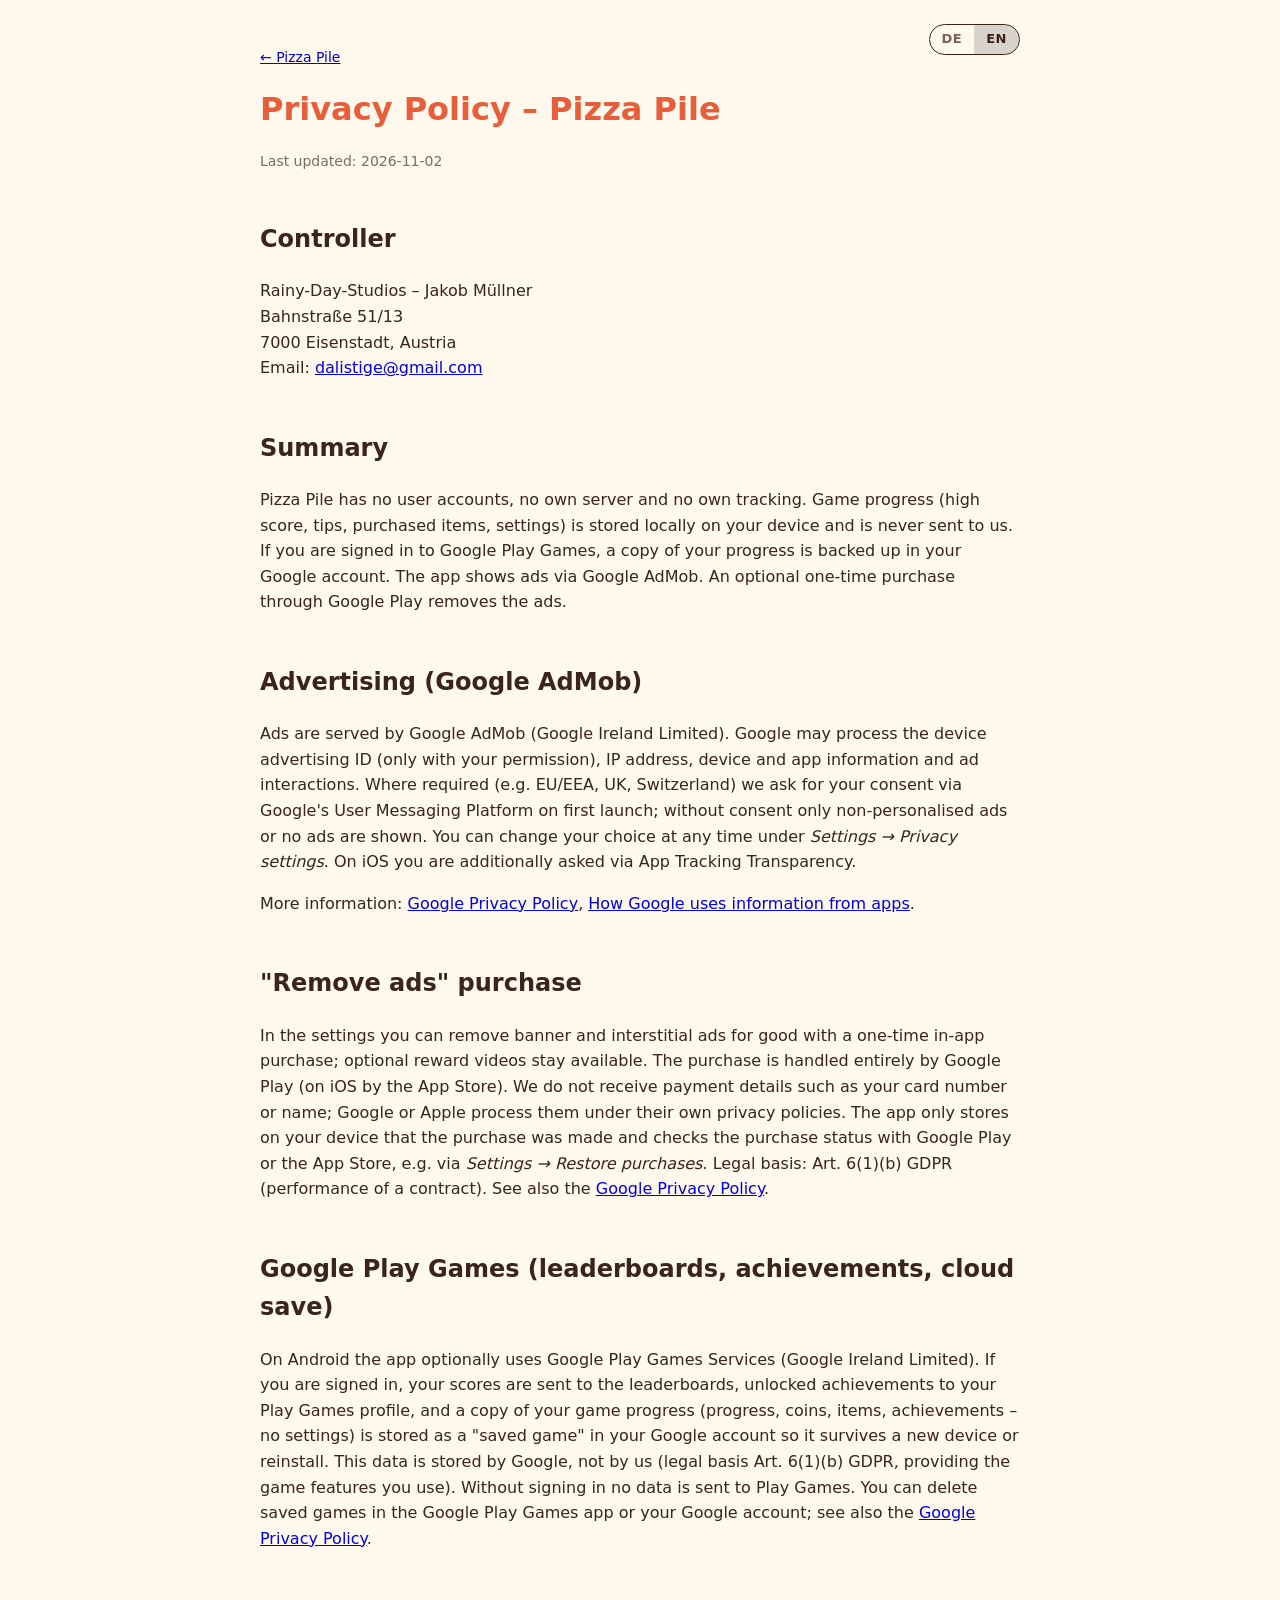
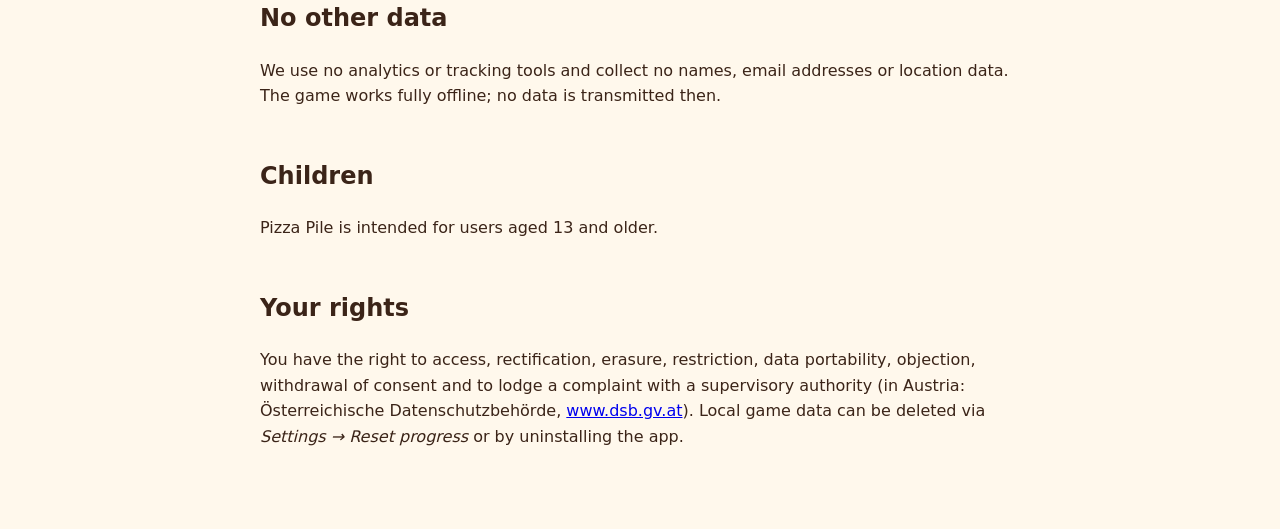
<file: pizza-pile/privacy.html>
<!doctype html>
<html lang="de" data-title-de="Pizza Pile – Datenschutzerklärung" data-title-en="Pizza Pile – Privacy Policy">
<head>
  <meta charset="utf-8" />
  <meta name="viewport" content="width=device-width, initial-scale=1" />
  <title>Pizza Pile – Datenschutzerklärung / Privacy Policy</title>
  <link rel="stylesheet" href="../lang.css" />
  <script src="../lang.js"></script>
  <style>
    :root { --bg: #fff8ec; --text: #3b2418; --accent: #e85d3a; --muted: #7a6e62; }
    @media (prefers-color-scheme: dark) { :root { --bg: #1e1612; --text: #f4e6d6; --muted: #b9a998; } }
    body { margin: 0; background: var(--bg); color: var(--text); font: 16px/1.6 system-ui, sans-serif; }
    main { position: relative; max-width: 760px; margin: 0 auto; padding: 32px 16px 64px; }
    h1 { color: var(--accent); line-height: 1.2; }
    h2 { margin-top: 2em; }
    .note { color: var(--muted); font-size: 14px; }
    hr { border: 0; border-top: 1px solid var(--muted); margin: 48px 0; opacity: .4; }
  </style>
</head>
<body>
<main>
    <div class="lang-switch" role="group" aria-label="Sprache / Language">
      <button type="button" data-set="de" lang="de">DE</button>
      <button type="button" data-set="en" lang="en">EN</button>
    </div>
  <p class="note"><a href="./">← Pizza Pile</a></p>
  <div class="l10n" lang="de">
  <h1>Datenschutzerklärung – Pizza Pile</h1>
  <p class="note">Stand: 02.11.2026</p>

  <h2>Verantwortlicher</h2>
  <p>Rainy-Day-Studios – Jakob Müllner<br />Bahnstraße 51/13<br />7000 Eisenstadt, Österreich<br />E-Mail: <a href="mailto:dalistige@gmail.com">dalistige@gmail.com</a></p>

  <h2>Kurzfassung</h2>
  <p>Pizza Pile hat kein Benutzerkonto, keinen eigenen Server und kein eigenes Tracking. Spielstände (Highscore, Trinkgeld, gekaufte Items, Einstellungen) werden lokal auf deinem Gerät gespeichert und nie an uns übertragen. Wenn du in Google Play Games angemeldet bist, wird eine Kopie deines Spielstands in deinem Google-Konto gesichert. Die App zeigt Werbung über Google AdMob. Mit einem optionalen einmaligen Kauf über Google Play lässt sich die Werbung entfernen.</p>

  <h2>Werbung (Google AdMob)</h2>
  <p>Für die Werbeanzeigen nutzen wir Google AdMob, einen Dienst der Google Ireland Limited, Gordon House, Barrow Street, Dublin 4, Irland. Dabei können insbesondere folgende Daten von Google verarbeitet werden: Werbe-ID des Geräts (Android Advertising ID bzw. Apple IDFA, nur mit deiner Erlaubnis), IP-Adresse, Geräte- und App-Informationen sowie Interaktionen mit Anzeigen.</p>
  <p>Beim ersten Start fragen wir – soweit gesetzlich erforderlich (z. B. EU/EWR, Vereinigtes Königreich, Schweiz) – über die Google User Messaging Platform (UMP) deine Einwilligung zu personalisierter Werbung ein (Rechtsgrundlage Art. 6 Abs. 1 lit. a DSGVO). Ohne Einwilligung werden nur nicht-personalisierte Anzeigen oder keine Anzeigen ausgeliefert. Deine Auswahl kannst du jederzeit in der App unter <em>Einstellungen → Datenschutz-Einstellungen</em> ändern oder widerrufen. Auf iOS wirst du zusätzlich über App Tracking Transparency gefragt.</p>
  <p>Weitere Informationen: <a href="https://policies.google.com/privacy">Datenschutzerklärung von Google</a>, <a href="https://policies.google.com/technologies/partner-sites">Wie Google Daten von Apps verwendet</a>.</p>

  <h2>Belohnungsvideos</h2>
  <p>Freiwillige Videos („Weiterbacken“, „Trinkgeld verdoppeln“, „+50 gratis“) werden ebenfalls über AdMob ausgeliefert. Es gelten die obigen Angaben.</p>

  <h2>Kauf „Werbung entfernen“</h2>
  <p>In den Einstellungen kannst du mit einem einmaligen In-App-Kauf die Banner- und Zwischenwerbung dauerhaft entfernen; freiwillige Belohnungsvideos bleiben verfügbar. Der Kauf wird vollständig über Google Play abgewickelt (auf iOS über den App Store). Zahlungsdaten wie Kreditkarte oder Name erhalten wir nicht; Google bzw. Apple verarbeitet sie nach eigenen Datenschutzbestimmungen. Die App speichert auf deinem Gerät nur, dass der Kauf getätigt wurde, und fragt dazu bei Google Play bzw. im App Store den Kaufstatus ab, z. B. über <em>Einstellungen → Käufe wiederherstellen</em>. Rechtsgrundlage ist Art. 6 Abs. 1 lit. b DSGVO (Vertragserfüllung). Siehe auch die <a href="https://policies.google.com/privacy">Datenschutzerklärung von Google</a>.</p>

  <h2>Google Play Games (Bestenlisten, Erfolge, Cloud-Speicherstand)</h2>
  <p>Auf Android nutzt die App optional die Google Play Games Services der Google Ireland Limited. Bist du dort angemeldet, werden deine Punkte an die Bestenlisten und freigeschaltete Erfolge an dein Play-Games-Profil übermittelt, und eine Kopie deines Spielstands (Fortschritt, Münzen, Items, Erfolge – keine Einstellungen) wird als „gespeichertes Spiel“ in deinem Google-Konto abgelegt, damit er bei einem Gerätewechsel oder einer Neuinstallation erhalten bleibt. Diese Daten speichert Google, nicht wir (Rechtsgrundlage Art. 6 Abs. 1 lit. b DSGVO, Bereitstellung der von dir genutzten Spielfunktionen). Ohne Anmeldung werden keine Daten an Play Games übertragen. Gespeicherte Spiele kannst du in der Google-Play-Games-App bzw. in deinem Google-Konto löschen; siehe auch die <a href="https://policies.google.com/privacy">Datenschutzerklärung von Google</a>.</p>

  <h2>Keine weiteren Daten</h2>
  <p>Wir verwenden keine Analyse- oder Tracking-Werkzeuge, keine Cookies im Web-Sinn und erheben keine Namen, E-Mail-Adressen oder Standortdaten. Ohne Internetverbindung funktioniert das Spiel vollständig, es werden dann keine Daten übertragen.</p>

  <h2>Kinder</h2>
  <p>Pizza Pile richtet sich an Personen ab 13 Jahren.</p>

  <h2>Deine Rechte</h2>
  <p>Du hast das Recht auf Auskunft, Berichtigung, Löschung, Einschränkung der Verarbeitung, Datenübertragbarkeit, Widerspruch und Widerruf erteilter Einwilligungen sowie ein Beschwerderecht bei einer Datenschutz-Aufsichtsbehörde, in Österreich bei der Österreichischen Datenschutzbehörde (Barichgasse 40–42, 1030 Wien, <a href="https://www.dsb.gv.at">www.dsb.gv.at</a>). Da wir selbst keine personenbezogenen Daten speichern, wende dich für Daten, die Google im Rahmen von AdMob und Play Games verarbeitet, bitte direkt an Google. Lokale Spieldaten kannst du jederzeit in der App unter <em>Einstellungen → Fortschritt zurücksetzen</em> oder durch Deinstallation löschen.</p>

  </div>

  <div class="l10n" lang="en">
  <h1>Privacy Policy – Pizza Pile</h1>
  <div>
    <p class="note">Last updated: 2026-11-02</p>
    <h2>Controller</h2>
    <p>Rainy-Day-Studios – Jakob Müllner<br />Bahnstraße 51/13<br />7000 Eisenstadt, Austria<br />Email: <a href="mailto:dalistige@gmail.com">dalistige@gmail.com</a></p>
    <h2>Summary</h2>
    <p>Pizza Pile has no user accounts, no own server and no own tracking. Game progress (high score, tips, purchased items, settings) is stored locally on your device and is never sent to us. If you are signed in to Google Play Games, a copy of your progress is backed up in your Google account. The app shows ads via Google AdMob. An optional one-time purchase through Google Play removes the ads.</p>
    <h2>Advertising (Google AdMob)</h2>
    <p>Ads are served by Google AdMob (Google Ireland Limited). Google may process the device advertising ID (only with your permission), IP address, device and app information and ad interactions. Where required (e.g. EU/EEA, UK, Switzerland) we ask for your consent via Google's User Messaging Platform on first launch; without consent only non-personalised ads or no ads are shown. You can change your choice at any time under <em>Settings → Privacy settings</em>. On iOS you are additionally asked via App Tracking Transparency.</p>
    <p>More information: <a href="https://policies.google.com/privacy">Google Privacy Policy</a>, <a href="https://policies.google.com/technologies/partner-sites">How Google uses information from apps</a>.</p>
    <h2>"Remove ads" purchase</h2>
    <p>In the settings you can remove banner and interstitial ads for good with a one-time in-app purchase; optional reward videos stay available. The purchase is handled entirely by Google Play (on iOS by the App Store). We do not receive payment details such as your card number or name; Google or Apple process them under their own privacy policies. The app only stores on your device that the purchase was made and checks the purchase status with Google Play or the App Store, e.g. via <em>Settings → Restore purchases</em>. Legal basis: Art. 6(1)(b) GDPR (performance of a contract). See also the <a href="https://policies.google.com/privacy">Google Privacy Policy</a>.</p>
    <h2>Google Play Games (leaderboards, achievements, cloud save)</h2>
    <p>On Android the app optionally uses Google Play Games Services (Google Ireland Limited). If you are signed in, your scores are sent to the leaderboards, unlocked achievements to your Play Games profile, and a copy of your game progress (progress, coins, items, achievements – no settings) is stored as a "saved game" in your Google account so it survives a new device or reinstall. This data is stored by Google, not by us (legal basis Art. 6(1)(b) GDPR, providing the game features you use). Without signing in no data is sent to Play Games. You can delete saved games in the Google Play Games app or your Google account; see also the <a href="https://policies.google.com/privacy">Google Privacy Policy</a>.</p>
    <h2>No other data</h2>
    <p>We use no analytics or tracking tools and collect no names, email addresses or location data. The game works fully offline; no data is transmitted then.</p>
    <h2>Children</h2>
    <p>Pizza Pile is intended for users aged 13 and older.</p>
    <h2>Your rights</h2>
    <p>You have the right to access, rectification, erasure, restriction, data portability, objection, withdrawal of consent and to lodge a complaint with a supervisory authority (in Austria: Österreichische Datenschutzbehörde, <a href="https://www.dsb.gv.at">www.dsb.gv.at</a>). Local game data can be deleted via <em>Settings → Reset progress</em> or by uninstalling the app.</p>
  </div>
  </div>
</main>
</body>
</html>
</file>
<file: lang.css>
/* Language switch (see lang.js). Only the chosen language is shown. */
html[data-lang="de"] .l10n:not(:lang(de)),
html[data-lang="en"] .l10n:not(:lang(en)) { display: none !important; }
html:not([data-lang]) .lang-switch { display: none; }

.lang-switch {
  position: absolute; top: 24px; right: 16px; z-index: 2;
  display: flex; border: 1px solid currentColor; border-radius: 999px; overflow: hidden;
}
.lang-switch button {
  font: inherit; font-size: 13px; font-weight: 600; letter-spacing: .5px;
  padding: 4px 12px; margin: 0; border: 0; background: none; color: inherit; cursor: pointer; opacity: .7;
}
.lang-switch button[aria-pressed="true"] { background: rgba(127,127,127,.3); opacity: 1; }
.lang-switch button:focus-visible { outline: 2px solid currentColor; outline-offset: -3px; }
</file>
